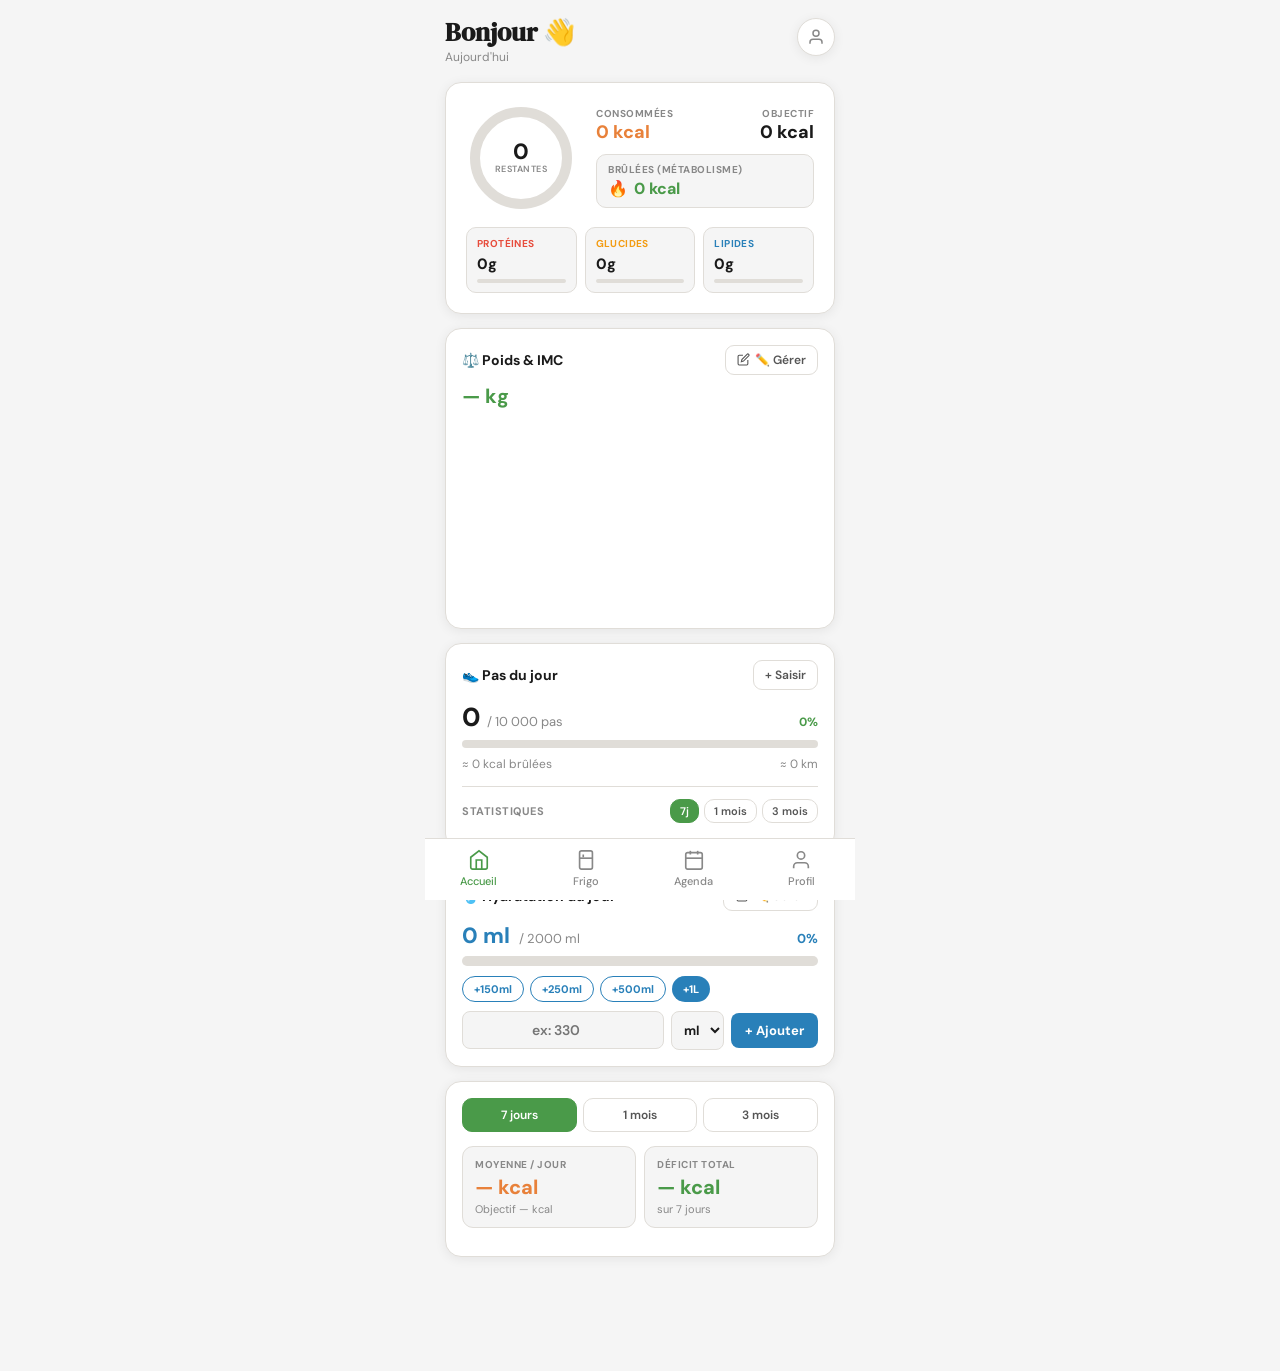
<file: index.html>
<!DOCTYPE html>
<html lang="fr">
<head>
<meta charset="UTF-8">
<meta name="viewport" content="width=device-width, initial-scale=1.0, maximum-scale=1.0">
<title>KALO - Coach nutrition intelligent</title>
<link rel="icon" type="image/png" href="https://raw.githubusercontent.com/padsoigt/KALO/main/picto.png">
<link rel="shortcut icon" href="https://raw.githubusercontent.com/padsoigt/KALO/main/picto.png">
<link rel="apple-touch-icon" href="https://raw.githubusercontent.com/padsoigt/KALO/main/picto.png">
<meta name="theme-color" content="#4A9A49">
<meta name="mobile-web-app-capable" content="yes">
<meta name="apple-mobile-web-app-capable" content="yes">
<meta name="apple-mobile-web-app-status-bar-style" content="default">
<meta name="apple-mobile-web-app-title" content="KALO">
<link rel="manifest" href="manifest.json">
<link rel="preconnect" href="https://fonts.googleapis.com">
<link href="https://fonts.googleapis.com/css2?family=DM+Sans:wght@300;400;500;600;700&family=DM+Serif+Display&display=swap" rel="stylesheet">
<link rel="stylesheet" href="css/main.css">
</head>

</head>


</head>
<body>
<!-- ONBOARDING — désactivé, masqué -->
<div id="onboarding-screen" style="display:none">
</div>

<div class="app">


  <div class="content">

    <!-- FRIGO -->
    <div class="screen" id="screen-frigo">
      <div class="frigo-header">
        <div><h2>Mon Frigo</h2><div class="count" id="frigo-count">0 ingrédients actifs</div></div>
        <button class="btn-add-green" id="frigo-add-btn">＋ Ajouter</button>
      </div>
      <div class="import-export-bar">
        <button class="ie-btn" onclick="exportFrigo()">
          <svg viewBox="0 0 24 24" fill="none" stroke="currentColor" stroke-width="2" width="14" height="14"><path d="M21 15v4a2 2 0 0 1-2 2H5a2 2 0 0 1-2-2v-4"/><polyline points="7 10 12 15 17 10"/><line x1="12" y1="15" x2="12" y2="3"/></svg>
          Exporter mon frigo
        </button>
        <button class="ie-btn" onclick="triggerImportFrigo()">
          <svg viewBox="0 0 24 24" fill="none" stroke="currentColor" stroke-width="2" width="14" height="14"><path d="M21 15v4a2 2 0 0 1-2 2H5a2 2 0 0 1-2-2v-4"/><polyline points="7 10 12 15 17 10"/><line x1="12" y1="3" x2="12" y2="15"/></svg>
          Importer mon frigo
        </button>
        <input type="file" id="import-frigo-file" accept=".json" style="display:none" onchange="importFrigo(this)">
      </div>
      <div class="frigo-search">
        <svg viewBox="0 0 24 24"><circle cx="11" cy="11" r="8"/><line x1="21" y1="21" x2="16.65" y2="16.65"/></svg>
        <input type="text" placeholder="Rechercher un ingrédient..." id="frigo-search-input">
      </div>
      <div id="frigo-list"></div>
      <div class="archive-section" style="margin-bottom:20px">
        <button class="archive-toggle" id="archive-toggle-btn">
          🗃️ Archive
          <svg viewBox="0 0 24 24"><polyline points="6 9 12 15 18 9"/></svg>
        </button>
        <div class="archive-body" id="archive-body"></div>
      </div>
    </div>

    <!-- AGENDA -->
    <div class="screen" id="screen-agenda">
      <div class="agenda-top">
        <div><h2>Agenda</h2><div style="font-size:12px;color:var(--text-muted)" id="agenda-month-lbl">Mai 2026</div></div>
        <button class="btn-add-green" id="agenda-add-btn" onclick="openMealModal()">＋ Ajouter</button>
      </div>
      <div class="import-export-bar">
        <button class="ie-btn" onclick="exportMeals()">
          <svg viewBox="0 0 24 24" fill="none" stroke="currentColor" stroke-width="2" width="14" height="14"><path d="M21 15v4a2 2 0 0 1-2 2H5a2 2 0 0 1-2-2v-4"/><polyline points="7 10 12 15 17 10"/><line x1="12" y1="15" x2="12" y2="3"/></svg>
          Exporter tous les repas
        </button>
        <button class="ie-btn" onclick="triggerImportMeals()">
          <svg viewBox="0 0 24 24" fill="none" stroke="currentColor" stroke-width="2" width="14" height="14"><path d="M21 15v4a2 2 0 0 1-2 2H5a2 2 0 0 1-2-2v-4"/><polyline points="7 10 12 15 17 10"/><line x1="12" y1="3" x2="12" y2="15"/></svg>
          Importer des repas
        </button>
        <input type="file" id="import-meals-file" accept=".json" style="display:none" onchange="importMeals(this)">
      </div>
      <div class="calendar-wrap">
        <div class="cal-header">
          <button class="cal-nav-btn" onclick="calPrev()">‹</button>
          <span id="cal-month-title">Mai 2026</span>
          <button class="cal-nav-btn" onclick="calNext()">›</button>
        </div>
        <div class="cal-grid" id="cal-grid"></div>
      </div>
      <div class="week-nav" id="week-nav"></div>
      <div id="day-content"></div>
    </div>

    <!-- ANALYSE -->
    <!-- PROFIL -->
    <div class="screen" id="screen-profil">
      <div style="padding:20px 20px 0;display:flex;justify-content:space-between;align-items:center;margin-bottom:16px">
        <div>
          <h2 style="font-family:'DM Serif Display',serif;font-size:26px">Mon profil</h2>
          <p style="font-size:12px;color:var(--text-muted)">Paramètres & objectifs</p>
        </div>
      </div>
      <div style="padding:0 20px">

        <!-- Mode d'affichage -->
        <div class="profile-card" style="margin-bottom:14px">
          <h3>🎨 Mode d'affichage</h3>
          <div style="display:flex;flex-direction:column;gap:8px">
            <label style="display:flex;align-items:center;gap:12px;padding:11px 14px;border-radius:12px;border:1.5px solid var(--border);cursor:pointer;transition:all .2s" id="mode-opt-light" onclick="setDisplayMode('light')">
              <span style="font-size:18px">☀️</span>
              <div style="flex:1"><div style="font-size:14px;font-weight:600;color:var(--text)">Mode clair</div><div style="font-size:12px;color:var(--text-muted)">Fond blanc, touches vertes</div></div>
              <div id="mode-check-light" style="width:18px;height:18px;border-radius:50%;background:var(--green-dark);display:flex;align-items:center;justify-content:center"><svg viewBox="0 0 12 12" width="12" height="12"><polyline points="2,6 5,9 10,3" fill="none" stroke="white" stroke-width="2" stroke-linecap="round"/></svg></div>
            </label>
            <label style="display:flex;align-items:center;gap:12px;padding:11px 14px;border-radius:12px;border:1.5px solid var(--border);cursor:pointer;transition:all .2s" id="mode-opt-dark" onclick="setDisplayMode('dark')">
              <span style="font-size:18px">🌙</span>
              <div style="flex:1"><div style="font-size:14px;font-weight:600;color:var(--text)">Mode sombre</div><div style="font-size:12px;color:var(--text-muted)">Fond noir, touches vertes</div></div>
              <div id="mode-check-dark" style="width:18px;height:18px;border-radius:50%;background:var(--border);display:flex;align-items:center;justify-content:center;opacity:.3"></div>
            </label>
            <label style="display:flex;align-items:center;gap:12px;padding:11px 14px;border-radius:12px;border:1.5px solid var(--border);cursor:pointer;transition:all .2s" id="mode-opt-mao" onclick="setDisplayMode('mao')">
              <span style="font-size:18px">🚩</span>
              <div style="flex:1"><div style="font-size:14px;font-weight:600;color:var(--text)">Communisme de Mao</div><div style="font-size:12px;color:var(--text-muted)">Fond blanc, touches rouges révolutionnaires</div></div>
              <div id="mode-check-mao" style="width:18px;height:18px;border-radius:50%;background:var(--border);display:flex;align-items:center;justify-content:center;opacity:.3"></div>
            </label>
          </div>
        </div>

        <!-- Infos personnelles -->
        <div class="profile-card">
          <h3>👤 Informations personnelles</h3>
          <input type="text" id="profile-name" class="profile-name-input" placeholder="Votre prénom">
          <div class="profile-fields">
            <div class="field-group"><label>Âge</label><input type="number" id="profile-age" placeholder="26" min="10" max="99"></div>
            <div class="field-group"><label>Poids (kg)</label><input type="number" id="profile-weight" placeholder="70" min="30" max="300" step="0.1"></div>
            <div class="field-group"><label>Taille (cm)</label><input type="number" id="profile-height" placeholder="170" min="100" max="250"></div>
          </div>
          <div class="field-group" style="margin-bottom:12px">
            <label>Objectif poids (kg)</label>
            <input type="number" id="profile-target-weight" placeholder="65" min="30" max="300" step="0.1">
          </div>
          <!-- Gender -->
          <div style="font-size:11px;font-weight:700;color:var(--text-muted);text-transform:uppercase;letter-spacing:.5px;margin-bottom:8px">Genre</div>
          <div class="gender-toggle">
            <button id="ob-btn-homme" class="gender-btn active" onclick="obSetGender('homme')">♂ Homme</button>
            <button id="ob-btn-femme" class="gender-btn" onclick="obSetGender('femme')">♀ Femme</button>
          </div>
          <!-- Activity -->
          <div style="font-size:11px;font-weight:700;color:var(--text-muted);text-transform:uppercase;letter-spacing:.5px;margin-bottom:8px">Niveau d'activité</div>
          <div class="activity-options">
            <div class="activity-opt selected" onclick="selectActivity(this,'sedentaire')">
              <div><div class="oname">🪑 Sédentaire</div><div class="odesc">Peu ou pas d'exercice</div></div>
            </div>
            <div class="activity-opt" onclick="selectActivity(this,'leger')">
              <div><div class="oname">🚶 Léger</div><div class="odesc">1-3 fois/semaine</div></div>
            </div>
            <div class="activity-opt" onclick="selectActivity(this,'modere')">
              <div><div class="oname">🏃 Modéré</div><div class="odesc">3-5 fois/semaine</div></div>
            </div>
            <div class="activity-opt" onclick="selectActivity(this,'actif')">
              <div><div class="oname">💪 Très actif</div><div class="odesc">6-7 fois/semaine</div></div>
            </div>
          </div>
          <!-- Budget calorique personnalisé -->
          <div style="background:var(--bg-tertiary);border-radius:12px;padding:13px 15px;margin-bottom:14px;border:1.5px solid var(--border)">
            <div style="font-size:11px;font-weight:700;color:var(--text-muted);text-transform:uppercase;letter-spacing:.5px;margin-bottom:6px">🎯 Budget calorique personnalisé</div>
            <div style="font-size:12px;color:var(--text-muted);margin-bottom:10px;line-height:1.5">Laissez vide pour utiliser le calcul automatique (TDEE − déficit). Renseignez une valeur pour forcer un budget précis.</div>
            <div style="display:flex;gap:8px;align-items:center">
              <input type="number" id="profile-manual-budget" placeholder="ex : 1800" min="800" max="5000" step="50"
                style="flex:1;padding:10px 12px;border-radius:10px;border:1.5px solid var(--border);background:var(--bg-card);color:var(--text);font-family:'DM Sans',sans-serif;font-size:16px;font-weight:700;text-align:center;outline:none"
                oninput="document.getElementById('manual-budget-preview').textContent=this.value?this.value+' kcal/jour':'— (calcul auto)'">
              <span style="font-size:13px;color:var(--text-muted)">kcal/j</span>
            </div>
            <div id="manual-budget-preview" style="font-size:12px;color:var(--green-glow);font-weight:600;margin-top:6px;text-align:center">— (calcul auto)</div>
          </div>

          <button class="btn-save" onclick="saveProfile()">💾 Sauvegarder</button>
        </div>

        <!-- Export complet -->
        <div class="profile-card" style="margin-bottom:14px">
          <h3>📤 Exporter mes données</h3>
          <p style="font-size:12px;color:var(--text-muted);margin-bottom:12px;line-height:1.5">Exportez l'intégralité de vos repas, ingrédients, macros, protéines, lipides, glucides, historique de poids et de pas.</p>
          <div style="display:flex;flex-direction:column;gap:8px">
            <button onclick="exportCompletData()" style="display:flex;align-items:center;gap:8px;padding:12px 14px;border-radius:11px;border:1.5px solid var(--green-dark);background:var(--green-dark);color:white;font-family:'DM Sans',sans-serif;font-size:13px;font-weight:700;cursor:pointer;width:100%;justify-content:center">
              <svg viewBox="0 0 24 24" fill="none" stroke="currentColor" stroke-width="2" width="15" height="15"><path d="M21 15v4a2 2 0 0 1-2 2H5a2 2 0 0 1-2-2v-4"/><polyline points="7 10 12 15 17 10"/><line x1="12" y1="15" x2="12" y2="3"/></svg>
              Export complet (JSON) — Repas + Ingrédients + Poids + Pas
            </button>
            <button onclick="exportMacrosCSV()" style="display:flex;align-items:center;gap:8px;padding:12px 14px;border-radius:11px;border:1.5px solid var(--border);background:var(--bg-tertiary);color:var(--text);font-family:'DM Sans',sans-serif;font-size:13px;font-weight:600;cursor:pointer;width:100%;justify-content:center">
              <svg viewBox="0 0 24 24" fill="none" stroke="currentColor" stroke-width="2" width="15" height="15"><path d="M21 15v4a2 2 0 0 1-2 2H5a2 2 0 0 1-2-2v-4"/><polyline points="7 10 12 15 17 10"/><line x1="12" y1="15" x2="12" y2="3"/></svg>
              Export CSV — Repas + Macros + Ingrédients détaillés
            </button>
            <button onclick="exportMeals()" style="display:flex;align-items:center;gap:8px;padding:11px 14px;border-radius:11px;border:1.5px solid var(--border);background:none;color:var(--text-secondary);font-family:'DM Sans',sans-serif;font-size:12px;font-weight:600;cursor:pointer;width:100%;justify-content:center">
              <svg viewBox="0 0 24 24" fill="none" stroke="currentColor" stroke-width="2" width="14" height="14"><path d="M21 15v4a2 2 0 0 1-2 2H5a2 2 0 0 1-2-2v-4"/><polyline points="7 10 12 15 17 10"/><line x1="12" y1="15" x2="12" y2="3"/></svg>
              Export repas uniquement (JSON)
            </button>
          </div>
        </div>

        <!-- Objectif pas -->
        <div class="card" style="margin-top:0">
          <h4>👟 Objectif de pas</h4>
          <div style="display:flex;gap:8px;align-items:center">
            <input type="number" id="steps-goal-input" placeholder="10000" min="1000" max="50000" step="500"
              style="flex:1;padding:10px 12px;border-radius:10px;border:1.5px solid var(--border);background:var(--bg-tertiary);color:var(--text);font-family:'DM Sans',sans-serif;font-size:16px;font-weight:700;text-align:center;outline:none">
            <span style="font-size:13px;color:var(--text-muted)">pas/jour</span>
            <button onclick="saveStepsGoal()" style="padding:10px 14px;border-radius:10px;border:none;background:var(--green-dark);color:white;font-family:'DM Sans',sans-serif;font-size:13px;font-weight:700;cursor:pointer">OK</button>
          </div>
        </div>

        <!-- Objectif eau -->
        <div class="card" style="margin-top:0">
          <h4>💧 Objectif hydratation</h4>
          <div style="display:flex;gap:8px;align-items:center">
            <input type="number" id="water-goal-input" min="500" max="6000" step="100" placeholder="2000"
              style="flex:1;padding:10px 12px;border-radius:10px;border:1.5px solid var(--border);background:var(--bg-tertiary);color:var(--text);font-family:'DM Sans',sans-serif;font-size:16px;font-weight:700;text-align:center;outline:none">
            <span style="font-size:13px;color:var(--text-muted)">ml/jour</span>
            <button onclick="saveWaterGoal()" style="padding:10px 14px;border-radius:10px;border:none;background:#2980b9;color:white;font-family:'DM Sans',sans-serif;font-size:13px;font-weight:700;cursor:pointer">OK</button>
          </div>
        </div>



      </div>
    </div>

    <div class="screen active" id="screen-analyse">
      <div class="analyse-page">

        <!-- HEADER -->
        <div style="padding:18px 20px 0;display:flex;justify-content:space-between;align-items:flex-start">
          <div>
            <h2 style="font-family:'DM Serif Display',serif;font-size:26px;line-height:1.1">Bonjour <span id="home-name" style="color:var(--green-glow)">👋</span></h2>
            <p style="font-size:12px;color:var(--text-muted);margin-top:2px" id="home-date">Aujourd'hui</p>
            <p style="font-size:12px;color:var(--text-muted);margin-top:1px" id="home-imc-display"></p>
          </div>
          <button onclick="showScreen('profil')" style="width:38px;height:38px;border-radius:50%;border:1.5px solid var(--border);background:var(--bg-card);display:flex;align-items:center;justify-content:center;cursor:pointer;box-shadow:var(--shadow)">
            <svg viewBox="0 0 24 24" fill="none" stroke="var(--text-muted)" stroke-width="2" width="18" height="18"><path d="M20 21v-2a4 4 0 0 0-4-4H8a4 4 0 0 0-4 4v2"/><circle cx="12" cy="7" r="4"/></svg>
          </button>
        </div>

        <!-- CALORIE RING -->
        <div style="padding:16px 20px 0">
          <div style="background:var(--bg-card);border-radius:var(--radius);padding:20px;box-shadow:var(--shadow);border:1px solid var(--border)">
            <div style="display:flex;align-items:center;gap:20px">
              <!-- Ring SVG -->
              <div style="position:relative;flex-shrink:0;width:110px;height:110px">
                <svg viewBox="0 0 110 110" width="110" height="110">
                  <!-- Background ring -->
                  <circle cx="55" cy="55" r="46" fill="none" stroke="var(--border)" stroke-width="10"/>
                  <!-- Progress ring -->
                  <circle cx="55" cy="55" r="46" fill="none" stroke="var(--green-glow)" stroke-width="10"
                    stroke-linecap="round" stroke-dasharray="289" stroke-dashoffset="289"
                    id="calorie-ring" style="transition:stroke-dashoffset .8s cubic-bezier(.4,0,.2,1);transform:rotate(-90deg);transform-origin:55px 55px"/>
                </svg>
                <!-- Center text -->
                <div style="position:absolute;inset:0;display:flex;flex-direction:column;align-items:center;justify-content:center">
                  <span id="ring-remaining" style="font-size:22px;font-weight:800;color:var(--text);line-height:1">0</span>
                  <span style="font-size:9px;font-weight:600;color:var(--text-muted);text-transform:uppercase;letter-spacing:.5px">restantes</span>
                </div>
              </div>
              <!-- Right stats -->
              <div style="flex:1;display:flex;flex-direction:column;gap:10px">
                <div style="display:flex;justify-content:space-between;align-items:center">
                  <div>
                    <div style="font-size:10px;font-weight:700;color:var(--text-muted);text-transform:uppercase;letter-spacing:.5px">Consommées</div>
                    <div id="ring-consumed" style="font-size:18px;font-weight:800;color:var(--orange)">0 kcal</div>
                  </div>
                  <div style="text-align:right">
                    <div style="font-size:10px;font-weight:700;color:var(--text-muted);text-transform:uppercase;letter-spacing:.5px">Objectif</div>
                    <div id="ring-budget" style="font-size:18px;font-weight:800;color:var(--text)">0 kcal</div>
                  </div>
                </div>
                <!-- Burned (BMR) -->
                <div style="background:var(--bg-tertiary);border-radius:10px;padding:8px 11px;border:1px solid var(--border)">
                  <div style="font-size:10px;font-weight:700;color:var(--text-muted);text-transform:uppercase;letter-spacing:.5px;margin-bottom:2px">Brûlées (métabolisme)</div>
                  <div style="display:flex;align-items:center;gap:6px">
                    <span style="font-size:16px">🔥</span>
                    <span id="ring-burned" style="font-size:16px;font-weight:800;color:var(--green-glow)">0 kcal</span>
                    <span style="font-size:11px;color:var(--text-muted)" id="ring-steps-bonus"></span>
                  </div>
                </div>
              </div>
            </div>
            <!-- Macro bars -->
            <div style="display:grid;grid-template-columns:1fr 1fr 1fr;gap:8px;margin-top:14px">
              <div id="macro-card-p" style="background:var(--bg-tertiary);border-radius:10px;padding:9px 10px;border:1px solid var(--border)">
                <div style="font-size:10px;font-weight:700;color:#e74c3c;text-transform:uppercase;letter-spacing:.4px;margin-bottom:4px">Protéines</div>
                <div style="font-size:15px;font-weight:800;color:var(--text)" id="macro-p-val">0g</div>
                <div style="height:4px;background:var(--border);border-radius:3px;overflow:hidden;margin-top:5px">
                  <div id="macro-p-bar" style="height:100%;background:#e74c3c;border-radius:3px;width:0%;transition:width .6s"></div>
                </div>
              </div>
              <div id="macro-card-g" style="background:var(--bg-tertiary);border-radius:10px;padding:9px 10px;border:1px solid var(--border)">
                <div style="font-size:10px;font-weight:700;color:#f39c12;text-transform:uppercase;letter-spacing:.4px;margin-bottom:4px">Glucides</div>
                <div style="font-size:15px;font-weight:800;color:var(--text)" id="macro-g-val">0g</div>
                <div style="height:4px;background:var(--border);border-radius:3px;overflow:hidden;margin-top:5px">
                  <div id="macro-g-bar" style="height:100%;background:#f39c12;border-radius:3px;width:0%;transition:width .6s"></div>
                </div>
              </div>
              <div id="macro-card-l" style="background:var(--bg-tertiary);border-radius:10px;padding:9px 10px;border:1px solid var(--border)">
                <div style="font-size:10px;font-weight:700;color:#2980b9;text-transform:uppercase;letter-spacing:.4px;margin-bottom:4px">Lipides</div>
                <div style="font-size:15px;font-weight:800;color:var(--text)" id="macro-l-val">0g</div>
                <div style="height:4px;background:var(--border);border-radius:3px;overflow:hidden;margin-top:5px">
                  <div id="macro-l-bar" style="height:100%;background:#2980b9;border-radius:3px;width:0%;transition:width .6s"></div>
                </div>
              </div>
            </div>
          </div>
        </div>

        <!-- WEIGHT CHART -->
        <div style="padding:14px 20px 0">
          <div class="weight-chart-wrap">
            <div style="display:flex;justify-content:space-between;align-items:center;margin-bottom:8px">
              <h4 style="margin-bottom:0">⚖️ Poids & IMC</h4>
              <button onclick="openWeightPopup()" style="display:flex;align-items:center;gap:5px;padding:6px 11px;border-radius:9px;border:1.5px solid var(--border);background:none;color:var(--text-secondary);font-family:'DM Sans',sans-serif;font-size:12px;font-weight:600;cursor:pointer">
                <svg viewBox="0 0 24 24" fill="none" stroke="currentColor" stroke-width="2" width="13" height="13"><path d="M11 4H4a2 2 0 0 0-2 2v14a2 2 0 0 0 2 2h14a2 2 0 0 0 2-2v-7"/><path d="M18.5 2.5a2.121 2.121 0 0 1 3 3L12 15l-4 1 1-4 9.5-9.5z"/></svg>
                ✏️ Gérer
              </button>
            </div>
            <div style="display:flex;justify-content:space-between;align-items:center;margin-bottom:10px">
              <div id="weight-latest-display" style="font-size:20px;font-weight:800;color:var(--green-glow)">— kg</div>
              <div id="weight-imc-display" style="font-size:13px;color:var(--text-muted);font-weight:600"></div>
            </div>
            <svg class="weight-chart-svg" id="weight-chart-svg" viewBox="0 0 360 180" style="height:180px"></svg>
            <div class="weight-stats" id="weight-stats"></div>
          </div>
        </div>

        <!-- STEPS TRACKER -->
        <div style="padding:0 20px">
          <div class="card">
            <div style="display:flex;justify-content:space-between;align-items:center;margin-bottom:10px">
              <h4 style="margin-bottom:0">👟 Pas du jour</h4>
              <button onclick="openStepsInput()" style="display:flex;align-items:center;gap:5px;padding:6px 11px;border-radius:9px;border:1.5px solid var(--border);background:none;color:var(--text-secondary);font-family:'DM Sans',sans-serif;font-size:12px;font-weight:600;cursor:pointer">
                + Saisir
              </button>
            </div>
            <div style="display:flex;align-items:baseline;gap:6px;margin-bottom:6px">
              <span id="steps-count" style="font-size:26px;font-weight:800;color:var(--text)">0</span>
              <span style="font-size:13px;color:var(--text-muted)">/ <span id="steps-goal-lbl">10 000</span> pas</span>
              <span id="steps-pct-lbl" style="font-size:12px;font-weight:700;color:var(--green-glow);margin-left:auto">0%</span>
            </div>
            <div style="height:8px;background:var(--border);border-radius:5px;overflow:hidden;margin-bottom:8px">
              <div id="steps-bar" style="height:100%;background:linear-gradient(90deg,var(--green-dark),var(--green-glow));border-radius:5px;width:0%;transition:width .7s cubic-bezier(.4,0,.2,1)"></div>
            </div>
            <div style="display:flex;justify-content:space-between;align-items:center">
              <span id="steps-kcal-lbl" style="font-size:12px;color:var(--text-muted)">≈ 0 kcal brûlées</span>
              <span id="steps-dist-lbl" style="font-size:12px;color:var(--text-muted)">≈ 0 km</span>
            </div>
            <!-- Quick steps input (inline) -->
            <div id="steps-input-wrap" style="display:none;margin-top:10px;display:none">
              <div style="display:flex;gap:7px;align-items:center;margin-top:10px">
                <input type="number" id="steps-input" placeholder="ex: 8500" min="0" max="100000"
                  style="flex:1;padding:10px 12px;border-radius:10px;border:1.5px solid var(--border);background:var(--bg-tertiary);color:var(--text);font-family:'DM Sans',sans-serif;font-size:16px;font-weight:700;text-align:center;outline:none">
                <button onclick="saveSteps()" style="padding:10px 16px;border-radius:10px;border:none;background:var(--green-dark);color:white;font-family:'DM Sans',sans-serif;font-size:13px;font-weight:700;cursor:pointer">✓</button>
                <button onclick="closeStepsInput()" style="padding:10px 12px;border-radius:10px;border:1.5px solid var(--border);background:none;color:var(--text-muted);font-family:'DM Sans',sans-serif;font-size:13px;cursor:pointer">✕</button>
              </div>
            </div>
            <!-- Statistiques multi-périodes -->
            <div style="margin-top:14px;border-top:1px solid var(--border);padding-top:12px">
              <div style="display:flex;justify-content:space-between;align-items:center;margin-bottom:10px">
                <span style="font-size:11px;font-weight:700;color:var(--text-muted);text-transform:uppercase;letter-spacing:.5px">Statistiques</span>
                <div style="display:flex;gap:5px">
                  <button id="sbtn-week" class="period-btn active" onclick="setStepsPeriod(this,'week')" style="padding:4px 9px;font-size:11px">7j</button>
                  <button id="sbtn-month" class="period-btn" onclick="setStepsPeriod(this,'month')" style="padding:4px 9px;font-size:11px">1 mois</button>
                  <button id="sbtn-3month" class="period-btn" onclick="setStepsPeriod(this,'3month')" style="padding:4px 9px;font-size:11px">3 mois</button>
                </div>
              </div>
              <div id="steps-stats-wrap"></div>
            </div>
          </div>
        </div>

        <!-- WATER WIDGET -->
        <div style="padding:0 20px">
          <div class="card">
            <div style="display:flex;justify-content:space-between;align-items:center;margin-bottom:10px">
              <h4 style="margin-bottom:0">💧 Hydratation du jour</h4>
              <button onclick="openWaterPopup()" style="display:flex;align-items:center;gap:5px;padding:6px 12px;border-radius:9px;border:1.5px solid var(--border);background:none;color:var(--text-secondary);font-family:'DM Sans',sans-serif;font-size:12px;font-weight:600;cursor:pointer">
                <svg viewBox="0 0 24 24" fill="none" stroke="currentColor" stroke-width="2" width="13" height="13"><path d="M11 4H4a2 2 0 0 0-2 2v14a2 2 0 0 0 2 2h14a2 2 0 0 0 2-2v-7"/><path d="M18.5 2.5a2.121 2.121 0 0 1 3 3L12 15l-4 1 1-4 9.5-9.5z"/></svg>
                ✏️ Gérer
              </button>
            </div>
            <div style="display:flex;justify-content:space-between;align-items:baseline;margin-bottom:6px">
              <div>
                <span id="water-amount-lbl" style="font-size:22px;font-weight:800;color:#2980b9">0 ml</span>
                <span style="font-size:13px;color:var(--text-muted);margin-left:5px">/ <span id="water-goal-lbl">2000</span> ml</span>
              </div>
              <span id="water-pct-lbl" style="font-size:13px;font-weight:700;color:#2980b9">0%</span>
            </div>
            <div style="height:10px;background:var(--border);border-radius:6px;overflow:hidden;margin-bottom:10px">
              <div id="water-prog-fill" style="height:100%;background:linear-gradient(90deg,#2980b9,#5dade2);border-radius:6px;width:0%;transition:width .7s cubic-bezier(.4,0,.2,1)"></div>
            </div>
            <div style="display:flex;gap:6px;flex-wrap:wrap;margin-bottom:9px">
              <button onclick="addWaterQuick(150,'ml')" style="padding:5px 11px;border-radius:20px;border:1.5px solid #2980b9;background:none;color:#2980b9;font-family:'DM Sans',sans-serif;font-size:11px;font-weight:700;cursor:pointer">+150ml</button>
              <button onclick="addWaterQuick(250,'ml')" style="padding:5px 11px;border-radius:20px;border:1.5px solid #2980b9;background:none;color:#2980b9;font-family:'DM Sans',sans-serif;font-size:11px;font-weight:700;cursor:pointer">+250ml</button>
              <button onclick="addWaterQuick(500,'ml')" style="padding:5px 11px;border-radius:20px;border:1.5px solid #2980b9;background:none;color:#2980b9;font-family:'DM Sans',sans-serif;font-size:11px;font-weight:700;cursor:pointer">+500ml</button>
              <button onclick="addWaterQuick(1,'L')" style="padding:5px 11px;border-radius:20px;border:none;background:#2980b9;color:white;font-family:'DM Sans',sans-serif;font-size:11px;font-weight:700;cursor:pointer">+1L</button>
            </div>
            <div style="display:flex;gap:7px;align-items:center">
              <input type="number" id="water-custom-input" placeholder="ex: 330" min="1" max="5000"
                style="flex:1;padding:9px 12px;border-radius:var(--radius-xs);border:1.5px solid var(--border);background:var(--bg-tertiary);color:var(--text);font-family:'DM Sans',sans-serif;font-size:14px;font-weight:600;outline:none;text-align:center">
              <select id="water-custom-unit" style="padding:9px 8px;border-radius:var(--radius-xs);border:1.5px solid var(--border);background:var(--bg-tertiary);color:var(--text);font-family:'DM Sans',sans-serif;font-size:13px;font-weight:700;outline:none">
                <option value="ml">ml</option><option value="cl">cl</option><option value="L">L</option>
              </select>
              <button onclick="addWaterCustom()" style="padding:9px 14px;border-radius:var(--radius-xs);border:none;background:#2980b9;color:white;font-family:'DM Sans',sans-serif;font-size:13px;font-weight:700;cursor:pointer">+ Ajouter</button>

            </div>
          </div>
        </div>

        <!-- ANALYTICS SECTION -->
        <div style="padding:0 20px 20px">
          <div class="card" style="padding-bottom:14px">

            <!-- Period selector -->
            <div style="display:flex;gap:6px;margin-bottom:14px">
              <button class="period-btn active" id="hbtn-week"   onclick="setHomePeriod(this,'week')">7 jours</button>
              <button class="period-btn"        id="hbtn-month"  onclick="setHomePeriod(this,'month')">1 mois</button>
              <button class="period-btn"        id="hbtn-3month" onclick="setHomePeriod(this,'3month')">3 mois</button>
            </div>

            <!-- Summary cards -->
            <div style="display:grid;grid-template-columns:1fr 1fr;gap:8px;margin-bottom:14px">
              <div style="background:var(--bg-tertiary);border-radius:11px;padding:11px 12px;border:1px solid var(--border)">
                <div style="font-size:10px;font-weight:700;color:var(--text-muted);text-transform:uppercase;letter-spacing:.5px;margin-bottom:3px">Moyenne / jour</div>
                <div style="font-size:20px;font-weight:800;color:var(--orange)" id="home-avg-kcal">— kcal</div>
                <div style="font-size:11px;color:var(--text-muted);margin-top:2px">Objectif <span id="home-budget-lbl">—</span> kcal</div>
              </div>
              <div style="background:var(--bg-tertiary);border-radius:11px;padding:11px 12px;border:1px solid var(--border)">
                <div style="font-size:10px;font-weight:700;color:var(--text-muted);text-transform:uppercase;letter-spacing:.5px;margin-bottom:3px">Déficit total</div>
                <div style="font-size:20px;font-weight:800;color:var(--green-glow)" id="home-deficit-total">— kcal</div>
                <div style="font-size:11px;color:var(--text-muted);margin-top:2px" id="home-period-lbl">sur 7 jours</div>
              </div>
            </div>

            <!-- Bar chart + day details -->
            <div id="home-bar-chart-wrap"></div>

          </div>
        </div>

      </div>
    </div>

  <nav class="bottom-nav">
    <button class="nav-item" onclick="showScreen('analyse')">
      <svg viewBox="0 0 24 24"><path d="M3 9l9-7 9 7v11a2 2 0 0 1-2 2H5a2 2 0 0 1-2-2z"/><polyline points="9 22 9 12 15 12 15 22"/></svg>Accueil
    </button>
    <button class="nav-item" onclick="showScreen('frigo')">
      <svg viewBox="0 0 24 24"><rect x="5" y="2" width="14" height="20" rx="2"/><line x1="5" y1="10" x2="19" y2="10"/><line x1="9" y1="6" x2="9" y2="9"/></svg>Frigo
    </button>
    <button class="nav-item" onclick="showScreen('agenda')">
      <svg viewBox="0 0 24 24"><rect x="3" y="4" width="18" height="18" rx="2"/><line x1="16" y1="2" x2="16" y2="6"/><line x1="8" y1="2" x2="8" y2="6"/><line x1="3" y1="10" x2="21" y2="10"/></svg>Agenda
    </button>
    <button class="nav-item" onclick="showScreen('profil')">
      <svg viewBox="0 0 24 24"><path d="M20 21v-2a4 4 0 0 0-4-4H8a4 4 0 0 0-4 4v2"/><circle cx="12" cy="7" r="4"/></svg>Profil
    </button>
  </nav>
</div>

<!-- FRIGO POPUP -->
<div class="overlay" id="frigo-popup-ov">
  <div class="popup-sheet">
    <h3>🧊 Mon Frigo</h3>
    <p class="sub">Sélectionnez des ingrédients à inclure dans votre recette</p>
    <div class="kcal-max-row">
      <label>Calories max :</label>
      <input type="number" class="kcal-max-input" id="kcal-max-input" value="600">
      <span style="font-size:13px;color:var(--green-glow);font-weight:600">kcal</span>
    </div>
    <div class="popup-scroll" id="frigo-popup-items"></div>
    <div style="margin-top:14px;flex-shrink:0">
      <div style="font-size:11px;font-weight:700;color:var(--text-muted);text-transform:uppercase;letter-spacing:.8px;margin-bottom:8px">Type de repas</div>
      <div style="display:flex;gap:7px;flex-wrap:wrap" id="popup-type-chips">
        <button class="frigo-chip" onclick="selectPopupType(this,'petit-déjeuner')">Petit-déjeuner</button>
        <button class="frigo-chip selected" onclick="selectPopupType(this,'déjeuner')">Déjeuner</button>
        <button class="frigo-chip" onclick="selectPopupType(this,'dîner')">Dîner</button>
        <button class="frigo-chip" onclick="selectPopupType(this,'snack')">Snack</button>
      </div>
    </div>
    <div class="popup-actions">
      <button class="btn-cancel" onclick="closeFrigoPopup()">Annuler</button>
      <button class="btn-go" onclick="generateFromFrigo()">Générer une recette</button>
    </div>
  </div>
</div>

<!-- ADD INGREDIENT MODAL -->
<div class="modal-overlay" id="frigo-modal">
  <div class="modal-sheet frigo-add-sheet">
    <h3>Ajouter un ingrédient</h3>
    <input type="text" class="modal-input" id="new-ingredient" placeholder="Nom de l'ingrédient...">

    <!-- Catégorie -->
    <div class="modal-cats" id="modal-cats">
      <button type="button" class="cat-chip selected" onclick="selectCat(this,'légumes')">Légumes</button>
      <button type="button" class="cat-chip" onclick="selectCat(this,'protéines')">Protéines</button>
      <button type="button" class="cat-chip" onclick="selectCat(this,'céréales')">Céréales</button>
      <button type="button" class="cat-chip" onclick="selectCat(this,'laitiers')">Laitiers</button>
      <button type="button" class="cat-chip" onclick="selectCat(this,'fruits')">Fruits</button>
      <button type="button" class="cat-chip" onclick="selectCat(this,'condiments')">Condiments</button>
    </div>

    <!-- Valeurs nutritionnelles — toujours visibles -->
    <div class="frigo-nutr-wrap">
      <div class="frigo-nutr-header">
        <span>Valeurs nutritionnelles</span>
        <!-- Toggle 100g / par unité -->
        <div class="nutr-ref-toggle">
          <button id="nutr-ref-100g" class="nutr-ref-btn active" onclick="setNutrRef('100g')">/ 100g</button>
          <button id="nutr-ref-unit" class="nutr-ref-btn" onclick="setNutrRef('unit')">/ unité</button>
        </div>
      </div>
      <div id="nutr-ref-label" style="font-size:11px;color:var(--text-muted);margin-bottom:9px">
        Valeurs pour 100g — données du tableau nutritionnel
      </div>
      <!-- Ligne 1 : kcal + protéines -->
      <div style="display:grid;grid-template-columns:1fr 1fr;gap:8px;margin-bottom:8px">
        <div class="field-group">
          <label id="lbl-frigo-kcal">Calories (kcal)</label>
          <input type="number" id="frigo-kcal" placeholder="ex: 52" min="0" style="text-align:center">
        </div>
        <div class="field-group">
          <label id="lbl-frigo-prot">Protéines (g)</label>
          <input type="number" id="frigo-prot" placeholder="ex: 3.2" min="0" style="text-align:center">
        </div>
      </div>
      <!-- Ligne 2 : glucides + lipides + fibres -->
      <div style="display:grid;grid-template-columns:1fr 1fr 1fr;gap:8px">
        <div class="field-group">
          <label id="lbl-frigo-gluc">Glucides (g)</label>
          <input type="number" id="frigo-gluc" placeholder="ex: 4.8" min="0" style="text-align:center">
        </div>
        <div class="field-group">
          <label id="lbl-frigo-lip">Lipides (g)</label>
          <input type="number" id="frigo-lip" placeholder="ex: 1.6" min="0" style="text-align:center">
        </div>
        <div class="field-group">
          <label id="lbl-frigo-fib">Fibres (g)</label>
          <input type="number" id="frigo-fib" placeholder="ex: 0" min="0" style="text-align:center">
        </div>
      </div>
    </div>

    <div class="modal-actions">
      <button class="btn-cancel" onclick="closeFrigoModal()">Annuler</button>
      <button class="btn-confirm" onclick="addIngredient()">Ajouter</button>
    </div>
  </div>
</div>

<!-- EDIT INGREDIENT MODAL -->
<div class="modal-overlay" id="frigo-edit-modal">
  <div class="modal-sheet">
    <h3>Modifier l'ingrédient</h3>
    <input type="text" class="modal-input" id="edit-ing-name" placeholder="Nom...">
    <div style="font-size:12px;font-weight:700;color:var(--text-muted);text-transform:uppercase;letter-spacing:.5px;margin-bottom:8px">Valeurs nutritionnelles (pour 100g)</div>
    <div style="font-size:11px;color:var(--text-muted);margin-bottom:10px;line-height:1.5">Ces valeurs remplacent la base de données pour cet aliment. Idéal pour les produits du commerce.</div>
    <div style="display:grid;grid-template-columns:1fr 1fr;gap:8px;margin-bottom:8px">
      <div class="field-group"><label>Calories (kcal/100g)</label><input type="number" id="edit-ing-kcal" placeholder="—" min="0" style="text-align:center"></div>
      <div class="field-group"><label>Protéines (g)</label><input type="number" id="edit-ing-prot" placeholder="—" min="0" style="text-align:center"></div>
    </div>
    <div style="display:grid;grid-template-columns:1fr 1fr 1fr;gap:8px;margin-bottom:16px">
      <div class="field-group"><label>Glucides (g)</label><input type="number" id="edit-ing-gluc" placeholder="—" min="0" style="text-align:center"></div>
      <div class="field-group"><label>Lipides (g)</label><input type="number" id="edit-ing-lip" placeholder="—" min="0" style="text-align:center"></div>
      <div class="field-group"><label>Fibres (g)</label><input type="number" id="edit-ing-fib" placeholder="—" min="0" style="text-align:center"></div>
    </div>
    <div id="edit-ing-current-vals" style="font-size:11px;color:var(--text-muted);background:var(--bg);border-radius:8px;padding:8px 10px;margin-bottom:14px"></div>
    <div class="modal-actions">
      <button class="btn-cancel" onclick="closeFrigoEditModal()">Annuler</button>
      <button class="btn-confirm" onclick="saveIngredientEdit()">Enregistrer</button>
    </div>
  </div>
</div>

<!-- ADD MEAL MODAL -->
<div class="modal-overlay" id="meal-modal">
  <div class="meal-modal-sheet">
    <h3>Ajouter un repas</h3>
    <input type="text" class="modal-input" id="new-meal-name" placeholder="Nom du repas...">
    <div class="type-chips" id="meal-type-chips">
      <button class="type-chip selected" onclick="selectMealType(this,'petit-déjeuner')">Petit-déjeuner</button>
      <button class="type-chip" onclick="selectMealType(this,'déjeuner')">Déjeuner</button>
      <button class="type-chip" onclick="selectMealType(this,'dîner')">Dîner</button>
      <button class="type-chip" onclick="selectMealType(this,'snack')">Snack</button>
    </div>

    <!-- Mode toggle -->
    <div style="display:flex;gap:8px;margin-bottom:14px">
      <button id="mode-auto-btn" onclick="setMealInputMode('auto')"
        style="flex:1;padding:9px;border-radius:11px;border:1.5px solid var(--green-dark);background:var(--green-dark);color:white;font-family:'DM Sans',sans-serif;font-size:13px;font-weight:600;cursor:pointer">
        🧮 Estimation auto
      </button>
      <button id="mode-manual-btn" onclick="setMealInputMode('manual')"
        style="flex:1;padding:9px;border-radius:11px;border:1.5px solid var(--border);background:none;color:var(--text-muted);font-family:'DM Sans',sans-serif;font-size:13px;font-weight:600;cursor:pointer">
        ✏️ Saisie manuelle
      </button>
    </div>

    <!-- AUTO MODE -->
    <div id="meal-mode-auto">
      <div class="ing-section-label">Ingrédients</div>
      <div class="ing-list" id="ing-list"></div>
      <button class="add-row-btn" onclick="addIngRow()">＋ Ajouter un ingrédient</button>
      <div class="kcal-result" id="kcal-result">
        <div class="kr-lbl">Estimation calorique</div>
        <div class="kr-num" id="kcal-result-num">— kcal</div>
      </div>
      <div class="modal-actions" style="margin-top:10px">
        <button class="btn-cancel" onclick="closeMealModal()">Annuler</button>
        <button class="btn-estimate" onclick="estimateKcal()">Estimer les calories</button>
      </div>
      <button class="btn-save-meal" id="btn-save-meal" onclick="saveMeal()">Enregistrer le repas</button>
    </div>

    <!-- MANUAL MODE -->
    <div id="meal-mode-manual" style="display:none">
      <div class="manual-kcal-input-wrap">
        <label>Calories du repas</label>
        <input type="number" id="manual-kcal" placeholder="ex : 450" min="0" max="5000"
          class="manual-kcal-big"
          oninput="document.getElementById('manual-kcal-unit').style.opacity=this.value?'1':'0.4'">
        <label>Macros (optionnel)</label>
        <div class="manual-macros-grid">
          <div class="manual-macro-field">
            <label>Protéines</label>
            <input type="number" id="manual-p" placeholder="g" min="0" max="500">
          </div>
          <div class="manual-macro-field">
            <label>Glucides</label>
            <input type="number" id="manual-g" placeholder="g" min="0" max="500">
          </div>
          <div class="manual-macro-field">
            <label>Lipides</label>
            <input type="number" id="manual-l" placeholder="g" min="0" max="500">
          </div>
        </div>
      </div>
      <div class="modal-actions">
        <button class="btn-cancel" onclick="closeMealModal()">Annuler</button>
        <button class="btn-estimate" onclick="saveManualMeal()">Enregistrer le repas</button>
      </div>
    </div>
  </div>
</div>

<!-- EDIT MEAL MODAL -->
<div class="modal-overlay" id="edit-meal-modal">
  <div class="meal-modal-sheet">
    <h3>Modifier le repas</h3>
    <input type="text" class="modal-input" id="edit-meal-name" placeholder="Nom du repas...">
    <div class="type-chips" id="edit-type-chips">
      <button class="type-chip selected" onclick="selectEditMealType(this,'petit-déjeuner')">Petit-déjeuner</button>
      <button class="type-chip" onclick="selectEditMealType(this,'déjeuner')">Déjeuner</button>
      <button class="type-chip" onclick="selectEditMealType(this,'dîner')">Dîner</button>
      <button class="type-chip" onclick="selectEditMealType(this,'snack')">Snack</button>
    </div>
    <div class="ing-section-label">Ingrédients</div>
    <div class="ing-list" id="edit-ing-list"></div>
    <button class="add-row-btn" onclick="addEditIngRow()">＋ Ajouter un ingrédient</button>
    <div class="kcal-result" id="edit-kcal-result">
      <div class="kr-lbl">Estimation calorique</div>
      <div class="kr-num" id="edit-kcal-result-num">— kcal</div>
    </div>
    <div class="modal-actions" style="margin-top:10px">
      <button class="btn-cancel" onclick="closeEditMealModal()">Annuler</button>
      <button class="btn-estimate" onclick="estimateEditKcal()">Estimer les calories</button>
    </div>
    <button class="btn-save-meal" id="btn-update-meal" onclick="updateMeal()" style="display:block;margin-top:10px">Enregistrer les modifications</button>
  </div>
</div>



<!-- WEIGHT POPUP MODAL -->
<div class="popup-center-overlay" id="weight-popup-overlay">
  <div class="popup-center-box">
    <div style="display:flex;justify-content:space-between;align-items:center;margin-bottom:16px">
      <h3 style="margin-bottom:0">⚖️ Suivi du poids</h3>
      <button onclick="closeWeightPopup()" style="background:none;border:none;font-size:20px;cursor:pointer;color:var(--text-muted)">✕</button>
    </div>

    <!-- Add new entry -->
    <div style="background:var(--bg-tertiary);border-radius:12px;padding:14px;border:1px solid var(--border);margin-bottom:14px">
      <div style="font-size:11px;font-weight:700;color:var(--text-muted);text-transform:uppercase;letter-spacing:.5px;margin-bottom:10px">Ajouter / Modifier une entrée</div>
      <div style="display:flex;gap:8px;align-items:center">
        <input type="date" id="weight-popup-date"
          style="flex:1;padding:9px 11px;border-radius:10px;border:1.5px solid var(--border);background:var(--bg-card);color:var(--text);font-family:'DM Sans',sans-serif;font-size:13px;outline:none">
        <input type="number" id="weight-popup-kg" placeholder="kg" min="30" max="300" step="0.1"
          style="width:80px;padding:9px 10px;border-radius:10px;border:1.5px solid var(--border);background:var(--bg-card);color:var(--text);font-family:'DM Sans',sans-serif;font-size:14px;font-weight:700;text-align:center;outline:none">
        <button onclick="addWeightFromPopup()"
          style="padding:9px 14px;border-radius:10px;border:none;background:var(--green-dark);color:white;font-family:'DM Sans',sans-serif;font-size:13px;font-weight:700;cursor:pointer">✓ Valider</button>
      </div>
    </div>

    <!-- Entries list -->
    <div style="font-size:11px;font-weight:700;color:var(--text-muted);text-transform:uppercase;letter-spacing:.5px;margin-bottom:8px">Historique</div>
    <div id="weight-popup-list" style="max-height:55vh;overflow-y:auto"></div>
  </div>
</div>

<!-- WATER POPUP MODAL -->
<div class="popup-center-overlay" id="water-popup-overlay">
  <div class="popup-center-box">
    <div style="display:flex;justify-content:space-between;align-items:center;margin-bottom:14px">
      <h3 style="margin-bottom:0">💧 Hydratation du jour</h3>
      <button onclick="closeWaterPopup()" style="background:none;border:none;font-size:20px;cursor:pointer;color:var(--text-muted)">✕</button>
    </div>

    <div id="water-popup-total" style="font-size:15px;font-weight:700;color:#2980b9;margin-bottom:12px">0 ml / 2000 ml</div>

    <!-- Add new entry -->
    <div style="background:var(--bg-tertiary);border-radius:12px;padding:13px;border:1px solid var(--border);margin-bottom:14px">
      <div style="font-size:11px;font-weight:700;color:var(--text-muted);text-transform:uppercase;letter-spacing:.5px;margin-bottom:10px">Ajouter une prise</div>
      <div style="display:flex;gap:7px;margin-bottom:8px">
        <input type="text" id="water-popup-label" placeholder="Eau, café, thé..." maxlength="30"
          style="flex:1;padding:8px 10px;border-radius:9px;border:1.5px solid var(--border);background:var(--bg-card);color:var(--text);font-family:'DM Sans',sans-serif;font-size:13px;outline:none">
      </div>
      <div style="display:flex;gap:7px;align-items:center">
        <input type="number" id="water-popup-input" placeholder="Quantité" min="1" max="5000"
          style="flex:1;padding:8px 10px;border-radius:9px;border:1.5px solid var(--border);background:var(--bg-card);color:var(--text);font-family:'DM Sans',sans-serif;font-size:14px;font-weight:700;text-align:center;outline:none">
        <select id="water-popup-unit"
          style="padding:8px 8px;border-radius:9px;border:1.5px solid var(--border);background:var(--bg-card);color:var(--text);font-family:'DM Sans',sans-serif;font-size:13px;font-weight:700;outline:none">
          <option value="ml">ml</option>
          <option value="cl">cl</option>
          <option value="L">L</option>
        </select>
        <button onclick="addWaterFromPopup()"
          style="padding:8px 14px;border-radius:9px;border:none;background:#2980b9;color:white;font-family:'DM Sans',sans-serif;font-size:13px;font-weight:700;cursor:pointer">+ Ajouter</button>
      </div>
      <!-- Quick adds in popup -->
      <div style="display:flex;gap:6px;margin-top:8px;flex-wrap:wrap">
        <button onclick="addWaterQuick(150,'ml')" style="padding:5px 10px;border-radius:20px;border:1.5px solid #2980b9;background:none;color:#2980b9;font-family:'DM Sans',sans-serif;font-size:11px;font-weight:700;cursor:pointer">+150ml</button>
        <button onclick="addWaterQuick(250,'ml')" style="padding:5px 10px;border-radius:20px;border:1.5px solid #2980b9;background:none;color:#2980b9;font-family:'DM Sans',sans-serif;font-size:11px;font-weight:700;cursor:pointer">+250ml</button>
        <button onclick="addWaterQuick(500,'ml')" style="padding:5px 10px;border-radius:20px;border:1.5px solid #2980b9;background:none;color:#2980b9;font-family:'DM Sans',sans-serif;font-size:11px;font-weight:700;cursor:pointer">+500ml</button>
        <button onclick="addWaterQuick(1,'L')" style="padding:5px 10px;border-radius:20px;border:none;background:#2980b9;color:white;font-family:'DM Sans',sans-serif;font-size:11px;font-weight:700;cursor:pointer">+1L</button>
      </div>
    </div>

    <!-- Entries list -->
    <div style="font-size:11px;font-weight:700;color:var(--text-muted);text-transform:uppercase;letter-spacing:.5px;margin-bottom:8px">Entrées d'aujourd'hui</div>
    <div id="water-popup-list" style="max-height:40vh;overflow-y:auto"></div>
  </div>
</div>

<!-- TOAST NOTIFICATION -->
<div class="toast" id="toast">
  <span id="toast-msg">⚖️ Ton poids a changé. Veux-tu recalculer ton TDEE ?</span>
  <div class="toast-actions">
    <button class="toast-btn primary" id="toast-primary-btn">Recalculer</button>
    <button class="toast-btn secondary" onclick="hideToast()">Plus tard</button>
  </div>
</div>


<!-- Scripts — chargés dans l'ordre des dépendances -->
<script src="js/database.js"></script>
<script src="js/nutrition.js"></script>
<script src="js/utils.js"></script>
<script src="pages/frigo.js"></script>
<script src="pages/agenda.js"></script>
<script src="pages/onboarding.js"></script>
<script src="pages/accueil.js"></script>
<script src="pages/profil.js"></script>
<script src="pages/export.js"></script>
<script src="js/app.js"></script>

</body>
</html>
</file>
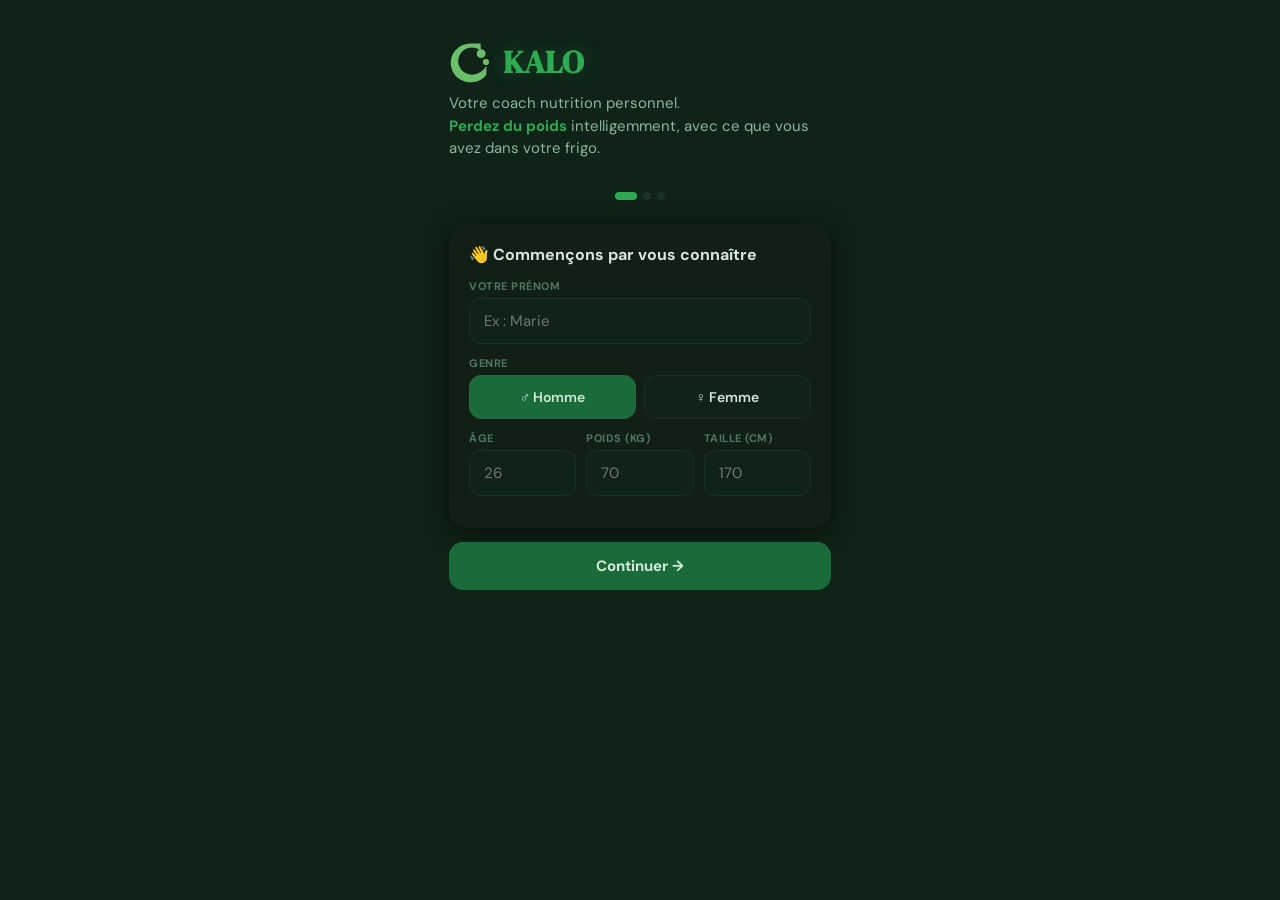
<file: index (6).html>
<!DOCTYPE html>
<html lang="fr">
<head>
<meta charset="UTF-8">
<meta name="viewport" content="width=device-width, initial-scale=1.0, maximum-scale=1.0">
<title>KALO - Coach nutrition intelligent</title>
<link rel="preconnect" href="https://fonts.googleapis.com">
<link href="https://fonts.googleapis.com/css2?family=DM+Sans:wght@300;400;500;600;700&family=DM+Serif+Display&display=swap" rel="stylesheet">
<style>
:root {
  /* ── Palette Forêt Nuit (dark, default) ── */
  --bg:              #050d0a;
  --bg-secondary:    #0a1a12;
  --bg-tertiary:     #0f2318;
  --bg-card:         #111f16;
  --white:           #111f16;
  --border:          #1a3322;
  --border-active:   #2d6644;
  --green:           #2daa52;
  --green-dark:      #1a6b3a;
  --green-light:     #22883f;
  --green-pale:      #0a1a10;
  --green-glow:      #2daa52;
  --orange:          #c09a1a;
  --danger:          #c0392b;
  --text:            #d4e8dc;
  --text-muted:      #4d7a5c;
  --text-secondary:  #8ab89a;
  --text-accent:     #2daa52;
  --shadow:          0 4px 24px rgba(0,0,0,0.6);
  --shadow-glow:     0 0 12px rgba(45,170,82,0.15);
  --radius: 16px;
}

/* ── Light mode overrides ── */
body.light-mode {
  --bg:              #F2F2F2;
  --bg-secondary:    #FFFFFF;
  --bg-tertiary:     #F5F5F5;
  --bg-card:         #FFFFFF;
  --white:           #FFFFFF;
  --border:          #E0DDD8;
  --border-active:   #4A9A49;
  --green:           #6BBF6A;
  --green-dark:      #4A9A49;
  --green-light:     #5aaa58;
  --green-pale:      #EBF5EB;
  --green-glow:      #4A9A49;
  --orange:          #E8813A;
  --danger:          #e74c3c;
  --text:            #1A1A1A;
  --text-muted:      #888888;
  --text-secondary:  #555555;
  --text-accent:     #4A9A49;
  --shadow:          0 2px 12px rgba(0,0,0,0.07);
  --shadow-glow:     0 0 8px rgba(74,154,73,0.1);
}
body.light-mode::before { opacity: 0; }
body.light-mode .kcal-glow { text-shadow: none; }
body.light-mode .header-logo h1 { text-shadow: none; }
body.light-mode .msg.user .msg-bubble { color: white; }
body.light-mode .ob-btn-next, body.light-mode .btn-confirm,
body.light-mode .btn-estimate, body.light-mode .btn-go,
body.light-mode .btn-save, body.light-mode .btn-add-green,
body.light-mode .btn-add-meal, body.light-mode .send-btn { color: white !important; }
body.light-mode .ob-goal-opt.selected, body.light-mode .activity-opt.selected,
body.light-mode .type-chip.selected, body.light-mode .cat-chip.selected,
body.light-mode .cook-chip.selected, body.light-mode .period-btn.active,
body.light-mode .tab-btn.active, body.light-mode .day-btn.active { color: white !important; }
body.light-mode .meal-info .tag { color: var(--green-dark); }
body.light-mode .meal-info .mkcal { text-shadow: none; color: var(--orange) !important; }
body.light-mode .kcal-badge { text-shadow: none !important; color: var(--orange) !important; }
body.light-mode .progress-fill { box-shadow: none; }
body.light-mode .prog-fill { background: linear-gradient(90deg,#4A9A49,#6BBF6A) !important; }
body.light-mode .ob-logo h1 { text-shadow: none; }

/* Toggle switch */
.theme-toggle-wrap { display:flex; justify-content:space-between; align-items:center; background:var(--bg-tertiary); border-radius:12px; padding:12px 14px; margin-bottom:14px; border:1px solid var(--border); }
.theme-toggle-label { font-size:13px; font-weight:600; color:var(--text); display:flex; align-items:center; gap:8px; }
.theme-toggle { position:relative; width:46px; height:26px; flex-shrink:0; }
.theme-toggle input { opacity:0; width:0; height:0; position:absolute; }
.theme-slider { position:absolute; inset:0; background:var(--border); border-radius:13px; cursor:pointer; transition:.3s; }
.theme-slider::before { content:''; position:absolute; width:20px; height:20px; left:3px; bottom:3px; background:var(--text-secondary); border-radius:50%; transition:.3s; }
.theme-toggle input:checked + .theme-slider { background:var(--green-dark); }
.theme-toggle input:checked + .theme-slider::before { transform:translateX(20px); background:var(--text); }

/* Toast notification */
.toast { position:fixed; bottom:90px; left:50%; transform:translateX(-50%) translateY(20px); background:var(--bg-card); border:1px solid var(--border-active); border-radius:14px; padding:12px 16px; font-size:13px; color:var(--text); box-shadow:var(--shadow); z-index:500; display:none; align-items:center; gap:10px; max-width:380px; width:90%; opacity:0; transition:opacity .3s, transform .3s; }
.toast.show { display:flex; opacity:1; transform:translateX(-50%) translateY(0); }
.toast-actions { display:flex; gap:8px; margin-left:auto; flex-shrink:0; }
.toast-btn { padding:6px 12px; border-radius:8px; border:none; font-family:'DM Sans',sans-serif; font-size:12px; font-weight:600; cursor:pointer; }
.toast-btn.primary { background:var(--green-dark); color:var(--text); }
.toast-btn.secondary { background:var(--bg-tertiary); color:var(--text-muted); border:1px solid var(--border); }

/* Reliability badge */
.reliability-badge { font-size:10px; font-weight:700; padding:2px 7px; border-radius:20px; display:inline-flex; align-items:center; gap:3px; }
.reliability-badge.verified { background:rgba(45,170,82,0.15); color:var(--green-glow); border:1px solid rgba(45,170,82,0.3); }
.reliability-badge.estimated { background:rgba(192,154,26,0.15); color:var(--orange); border:1px solid rgba(192,154,26,0.3); }
.reliability-badge.incomplete { background:rgba(192,57,43,0.15); color:var(--danger); border:1px solid rgba(192,57,43,0.3); }

/* Recipe context badges */
.recipe-context-badges { display:flex; gap:6px; flex-wrap:wrap; margin:4px 0 8px; }
.ctx-badge { font-size:10px; font-weight:600; padding:2px 8px; border-radius:20px; background:var(--bg-tertiary); color:var(--text-secondary); border:1px solid var(--border); }

/* Portion buttons */
.portion-btns { display:flex; gap:8px; margin-bottom:8px; }
.portion-btn { flex:1; padding:6px; border-radius:8px; border:1px solid var(--border); background:var(--bg-tertiary); color:var(--text-secondary); font-family:'DM Sans',sans-serif; font-size:12px; font-weight:700; cursor:pointer; transition:all .2s; text-align:center; }
.portion-btn:hover { border-color:var(--border-active); color:var(--green-glow); }
.portion-label { font-size:10px; color:var(--text-muted); text-align:center; margin-bottom:6px; min-height:14px; }

/* Preference buttons on frigo items */
.pref-btn { background:none; border:none; cursor:pointer; font-size:14px; padding:2px 4px; opacity:.5; transition:opacity .2s; }
.pref-btn.active { opacity:1; }

/* Weight chart */
.weight-chart-wrap { background:var(--bg-card); border-radius:var(--radius); padding:16px; box-shadow:var(--shadow); margin-bottom:14px; border:1px solid var(--border); }
.weight-chart-wrap h4 { font-size:14px; font-weight:700; margin-bottom:4px; color:var(--text); }
.weight-chart-svg { width:100%; height:160px; }
.weight-input-row { display:flex; gap:8px; align-items:center; margin-bottom:14px; }
.weight-input-row input { flex:1; padding:11px 14px; border-radius:12px; border:1.5px solid var(--border); background:var(--bg-tertiary); color:var(--text); font-family:'DM Sans',sans-serif; font-size:15px; font-weight:600; outline:none; text-align:center; }
.weight-input-row input:focus { border-color:var(--border-active); }
.weight-save-btn { padding:11px 20px; border-radius:12px; border:none; background:var(--green-dark); color:var(--text); font-family:'DM Sans',sans-serif; font-size:14px; font-weight:700; cursor:pointer; white-space:nowrap; }
.weight-stats { font-size:13px; color:var(--text-secondary); margin-top:10px; line-height:1.8; }

/* Dietary restrictions chips */
.diet-chips { display:flex; flex-wrap:wrap; gap:7px; margin-bottom:14px; }
.diet-chip { padding:7px 13px; border-radius:20px; border:1.5px solid var(--border); font-family:'DM Sans',sans-serif; font-size:13px; cursor:pointer; background:var(--bg-tertiary); color:var(--text-secondary); transition:all .15s; }
.diet-chip.selected { background:var(--green-dark); color:var(--text); border-color:var(--border-active); }

/* Grain/noise texture on body */
body::before {
  content:'';
  position:fixed; inset:0; z-index:0; pointer-events:none;
  background-image: url("data:image/svg+xml,%3Csvg viewBox='0 0 256 256' xmlns='http://www.w3.org/2000/svg'%3E%3Cfilter id='noise'%3E%3CfeTurbulence type='fractalNoise' baseFrequency='0.9' numOctaves='4' stitchTiles='stitch'/%3E%3C/filter%3E%3Crect width='100%25' height='100%25' filter='url(%23noise)' opacity='0.04'/%3E%3C/svg%3E");
  background-size: 200px 200px;
  opacity: 0.35;
}

/* Glow on key calorie numbers */
.kcal-glow {
  color: var(--green-glow) !important;
  text-shadow: 0 0 8px rgba(45,170,82,0.4);
}

* { margin:0; padding:0; box-sizing:border-box; -webkit-tap-highlight-color:transparent; }
body { font-family:'DM Sans',sans-serif; background:var(--bg-tertiary); color:var(--text); min-height:100vh; display:flex; justify-content:center; position:relative; }
.app { width:100%; max-width:430px; background:var(--bg-tertiary); min-height:100vh; display:flex; flex-direction:column; position:relative; z-index:1; }

/* HEADER */
.header { padding:16px 20px 13px; background:var(--bg-secondary); border-bottom:1px solid var(--border); display:flex; justify-content:space-between; align-items:center; flex-shrink:0; }
.header-logo { display:flex; align-items:center; gap:10px; }
.header-logo h1 { font-family:'DM Serif Display',serif; font-size:26px; color:var(--green-glow); letter-spacing:-0.5px; text-shadow:0 0 12px rgba(45,170,82,0.25); }
.header-sub span { font-size:11px; color:var(--text-muted); display:block; }
.kalo-logo-svg { width:36px; height:36px; }

/* CONTENT */
.content { flex:1; overflow-y:auto; padding-bottom:80px; }

/* BOTTOM NAV */
.bottom-nav { position:fixed; bottom:0; left:50%; transform:translateX(-50%); width:100%; max-width:430px; background:var(--bg-secondary); border-top:1px solid var(--border); display:flex; z-index:100; }
.nav-item { flex:1; padding:10px 4px 12px; display:flex; flex-direction:column; align-items:center; gap:3px; cursor:pointer; border:none; background:none; color:var(--text-muted); font-family:'DM Sans',sans-serif; font-size:11px; font-weight:500; transition:color .2s; }
.nav-item svg { width:22px; height:22px; stroke:currentColor; fill:none; stroke-width:1.8; }
.nav-item.active { color:var(--green-glow); }
.nav-item.active svg { stroke:var(--green-glow); }

/* SCREENS */
.screen { display:none; }
.screen.active { display:block; }
.chat-screen { display:none; flex-direction:column; }
.chat-screen.active { display:flex; }

/* ===== CHAT ===== */
.chat-calorie-bar { margin:14px 18px 0; background:var(--bg-card); border-radius:14px; padding:13px 16px; box-shadow:var(--shadow); flex-shrink:0; }
.chat-calorie-bar .row { display:flex; justify-content:space-between; align-items:center; margin-bottom:7px; }
.chat-calorie-bar .lbl { font-size:13px; color:var(--text-muted); }
.chat-calorie-bar .val { font-size:13px; font-weight:600; }
.progress-bar { height:5px; background:var(--border); border-radius:3px; overflow:hidden; }
.progress-fill { height:100%; background:var(--green); border-radius:3px; transition:width .5s; }
.chat-messages { flex:1; overflow-y:auto; padding:14px 18px 80px; display:flex; flex-direction:column; gap:12px; }
.msg { display:flex; gap:9px; align-items:flex-start; }
.msg.user { flex-direction:row-reverse; }
.msg-avatar { width:32px; height:32px; border-radius:50%; background:var(--bg-tertiary); display:flex; align-items:center; justify-content:center; flex-shrink:0; overflow:hidden; }
.msg-avatar svg { width:22px; height:22px; }
.msg-bubble { max-width:78%; background:var(--bg-card); border-radius:18px; border-top-left-radius:4px; padding:11px 15px; font-size:14px; line-height:1.5; box-shadow:var(--shadow); }
.msg.user .msg-bubble { background:var(--green-dark); color:var(--text); border-top-left-radius:18px; border-top-right-radius:4px; }
.meal-card { background:var(--bg-card); border-radius:14px; padding:15px; box-shadow:var(--shadow); border:1px solid var(--border); max-width:300px; }
.meal-card .tag { font-size:10px; font-weight:700; color:var(--green-glow); background:var(--bg-tertiary); padding:3px 8px; border-radius:6px; text-transform:uppercase; display:inline-block; margin-bottom:7px; }
.meal-card h3 { font-size:14px; font-weight:700; margin-bottom:4px; line-height:1.3; }
.meal-card .kcal-badge { font-size:12px; color:var(--orange); font-weight:600; margin-bottom:8px; }
.meal-card .ing-list-block { margin-bottom:8px; border:1px solid var(--border); border-radius:10px; overflow:hidden; }
.recipe-ing-row { display:flex; justify-content:space-between; align-items:center; padding:6px 10px; border-bottom:1px solid var(--border); font-size:12.5px; }
.recipe-ing-row:last-child { border-bottom:none; }
.ring-name { font-weight:500; }
.ring-qty { color:var(--green-glow); font-weight:700; font-size:12px; }
.meal-card .recipe-steps { font-size:12.5px; color:var(--text); line-height:1.7; margin-bottom:8px; border-top:1px solid var(--border); padding-top:8px; }
.meal-card .recipe-steps strong { color:var(--green-glow); font-weight:700; }
.macro-chips { display:flex; gap:6px; flex-wrap:wrap; margin-bottom:10px; }
.macro-chip { background:var(--bg-tertiary); color:var(--green-glow); font-size:11px; font-weight:600; padding:3px 8px; border-radius:20px; }
.btn-add-meal { width:100%; background:var(--green-dark); color:var(--text); border:none; border-radius:10px; padding:9px; font-family:'DM Sans',sans-serif; font-size:13px; font-weight:600; cursor:pointer; }
/* ===== ONBOARDING ===== */
#onboarding-screen {
  position:fixed; inset:0; background:var(--bg-tertiary); z-index:1000;
  display:flex; flex-direction:column; align-items:center; justify-content:flex-start;
  overflow-y:auto; padding-bottom:30px;
}
.ob-wrap { width:100%; max-width:430px; padding:0 24px; }
.ob-logo { display:flex; align-items:center; gap:10px; padding:40px 0 8px; }
.ob-logo svg { width:44px; height:44px; }
.ob-logo h1 { font-family:'DM Serif Display',serif; font-size:32px; color:var(--green-glow); }
.ob-tagline { font-size:15px; color:var(--text-muted); margin-bottom:32px; line-height:1.5; }
.ob-tagline strong { color:var(--green-glow); }
.ob-step { display:none; }
.ob-step.active { display:block; }
.ob-section { background:var(--bg-card); border-radius:18px; padding:20px; box-shadow:var(--shadow); margin-bottom:14px; }
.ob-section h3 { font-size:16px; font-weight:700; margin-bottom:14px; }
.ob-field { margin-bottom:12px; }
.ob-field label { font-size:11px; font-weight:700; color:var(--text-muted); text-transform:uppercase; letter-spacing:.5px; display:block; margin-bottom:5px; }
.ob-field input { width:100%; padding:12px 14px; border:1.5px solid var(--border); background:var(--bg-tertiary); border-radius:12px; font-family:'DM Sans',sans-serif; font-size:15px; outline:none; transition:border-color .2s; }
.ob-field input:focus { border-color:var(--green-glow); }
.ob-gender { display:flex; gap:8px; }
.ob-gender button { flex:1; padding:12px; border-radius:12px; border:1.5px solid var(--border); font-family:'DM Sans',sans-serif; font-size:14px; font-weight:600; cursor:pointer; background:none; transition:all .2s; }
.ob-gender button.active { background:var(--green-dark); color:var(--text); border-color:var(--green-glow); }
.ob-activity { display:flex; flex-direction:column; gap:7px; }
.ob-act-opt { padding:11px 14px; border-radius:12px; border:1.5px solid var(--border); display:flex; justify-content:space-between; cursor:pointer; transition:all .2s; }
.ob-act-opt.selected { border-color:var(--green-glow); background:var(--bg-tertiary); }
.ob-act-opt .n { font-size:14px; font-weight:600; }
.ob-act-opt .d { font-size:12px; color:var(--text-muted); }
.ob-goal { display:flex; flex-direction:column; gap:7px; }
.ob-goal-opt { padding:11px 14px; border-radius:12px; border:1.5px solid var(--border); cursor:pointer; transition:all .2s; }
.ob-goal-opt.selected { border-color:var(--green-glow); background:var(--bg-tertiary); }
.ob-goal-opt .gn { font-size:14px; font-weight:700; }
.ob-goal-opt .gd { font-size:12px; color:var(--text-muted); margin-top:2px; }
.ob-goal-opt .gk { font-size:12px; color:var(--green-glow); font-weight:600; margin-top:3px; }
.ob-preview { background:var(--bg-tertiary); border-radius:14px; padding:16px; margin-bottom:14px; }
.ob-preview h4 { font-size:14px; font-weight:700; color:var(--green-glow); margin-bottom:12px; }
.ob-row { display:flex; justify-content:space-between; font-size:13px; padding:4px 0; border-bottom:1px solid rgba(0,0,0,.06); }
.ob-row:last-child { border-bottom:none; font-weight:700; font-size:14px; color:var(--green-glow); }
.ob-row span:last-child { font-weight:600; }
.ob-steps-indicator { display:flex; gap:6px; justify-content:center; margin-bottom:24px; }
.ob-dot { width:8px; height:8px; border-radius:50%; background:var(--border); transition:background .3s; }
.ob-dot.active { background:var(--green-dark); width:22px; border-radius:4px; }
.ob-actions { display:flex; gap:10px; margin-top:6px; }
.ob-btn-back { flex:1; padding:14px; border-radius:14px; border:1.5px solid var(--border); background:none; font-family:'DM Sans',sans-serif; font-size:15px; cursor:pointer; }
.ob-btn-next { flex:2; padding:14px; border-radius:14px; border:none; background:var(--green-dark); color:var(--text); font-family:'DM Sans',sans-serif; font-size:15px; font-weight:700; cursor:pointer; }
.calendar-wrap { margin:12px 20px 0; background:var(--bg-card); border-radius:14px; padding:14px; box-shadow:var(--shadow); }
.cal-header { display:flex; justify-content:space-between; align-items:center; margin-bottom:10px; }
.cal-header span { font-size:14px; font-weight:700; }
.cal-nav-btn { background:none; border:none; cursor:pointer; font-size:18px; color:var(--green-glow); padding:2px 6px; border-radius:8px; }
.cal-nav-btn:hover { background:var(--bg-tertiary); }
.cal-grid { display:grid; grid-template-columns:repeat(7,1fr); gap:3px; }
.cal-dow { font-size:10px; font-weight:700; color:var(--text-muted); text-align:center; padding:3px 0; text-transform:uppercase; }
.cal-day { font-size:12px; font-weight:500; text-align:center; padding:5px 2px; border-radius:8px; cursor:pointer; transition:all .15s; position:relative; }
.cal-day:hover { background:var(--bg-tertiary); }
.cal-day.today { color:var(--green-glow); font-weight:800; }
.cal-day.selected { background:var(--green-dark); color:var(--text); font-weight:700; }
.cal-day.has-meals::after { content:''; width:4px; height:4px; border-radius:50%; background:var(--orange); position:absolute; bottom:2px; left:50%; transform:translateX(-50%); }
.cal-day.selected::after { background:var(--bg-card); }
.cal-day.empty { cursor:default; }
.chat-input-area { padding:10px 18px 12px; background:var(--bg-card); border-top:1px solid var(--border); display:flex; gap:8px; align-items:flex-end; position:fixed; bottom:62px; left:50%; transform:translateX(-50%); width:100%; max-width:430px; z-index:99; box-shadow:0 -2px 10px rgba(0,0,0,0.06); }
.chat-input-wrap { flex:1; background:var(--bg-card); border-radius:22px; border:1.5px solid var(--border); display:flex; align-items:center; padding:9px 14px; gap:8px; box-shadow:var(--shadow); }
.attach-btn { background:none; border:none; color:var(--text-muted); cursor:pointer; font-size:20px; padding:0; display:flex; line-height:1; }
.chat-input { border:none; outline:none; flex:1; font-family:'DM Sans',sans-serif; font-size:14px; background:none; color:var(--text); resize:none; max-height:90px; }
.chat-input::placeholder { color:var(--text-muted); }
.send-btn { width:38px; height:38px; border-radius:50%; background:var(--green-dark); border:none; color:var(--text); cursor:pointer; display:flex; align-items:center; justify-content:center; flex-shrink:0; }
.typing { display:flex; gap:4px; padding:12px 14px; }
.typing span { width:7px; height:7px; border-radius:50%; background:var(--border); animation:bounce 1.2s infinite; }
.typing span:nth-child(2){animation-delay:.2s;}.typing span:nth-child(3){animation-delay:.4s;}
@keyframes bounce{0%,60%,100%{transform:translateY(0)}30%{transform:translateY(-5px)}}

/* FRIGO POPUP */
.overlay { position:fixed; inset:0; background:rgba(0,0,0,0.75); z-index:300; display:none; align-items:flex-end; justify-content:center; }
.overlay.open { display:flex; }
.popup-sheet { background:var(--bg-card); border-radius:22px 22px 0 0; padding:22px 20px 34px; width:100%; max-width:430px; animation:slideUp .3s ease; max-height:80vh; display:flex; flex-direction:column; }
@keyframes slideUp{from{transform:translateY(100%)}to{transform:translateY(0)}}
.popup-sheet h3 { font-size:18px; font-weight:700; margin-bottom:4px; }
.popup-sheet .sub { font-size:13px; color:var(--text-muted); margin-bottom:14px; }
.kcal-max-row { display:flex; align-items:center; gap:10px; margin-bottom:14px; background:var(--bg-tertiary); border-radius:12px; padding:11px 14px; }
.kcal-max-row label { font-size:13px; font-weight:600; color:var(--green-glow); white-space:nowrap; }
.kcal-max-input { flex:1; border:1.5px solid var(--green); border-radius:8px; padding:7px 10px; font-family:'DM Sans',sans-serif; font-size:14px; font-weight:700; outline:none; color:var(--green-glow); text-align:center; }
.popup-scroll { overflow-y:auto; flex:1; }
.popup-section { margin-bottom:14px; }
.popup-section .sec-lbl { font-size:10px; font-weight:700; letter-spacing:1px; text-transform:uppercase; color:var(--text-muted); margin-bottom:7px; }
.chip-grid { display:flex; flex-wrap:wrap; gap:7px; }
.frigo-chip { padding:7px 13px; border-radius:20px; border:1.5px solid var(--border); font-family:'DM Sans',sans-serif; font-size:13px; cursor:pointer; background:none; transition:all .15s; }
.frigo-chip.selected { background:var(--green-dark); color:var(--text); border-color:var(--green-glow); }
.popup-actions { display:flex; gap:10px; margin-top:14px; flex-shrink:0; }
.btn-cancel { flex:1; padding:13px; border-radius:12px; border:1.5px solid var(--border); background:none; font-family:'DM Sans',sans-serif; font-size:14px; cursor:pointer; }
.btn-go { flex:1; padding:13px; border-radius:12px; border:none; background:var(--green-dark); color:var(--text); font-family:'DM Sans',sans-serif; font-size:14px; font-weight:700; cursor:pointer; }

/* ===== FRIGO ===== */
.frigo-header { padding:20px 20px 0; display:flex; justify-content:space-between; align-items:flex-start; }
.frigo-header h2 { font-family:'DM Serif Display',serif; font-size:26px; }
.frigo-header .count { font-size:12px; color:var(--text-muted); margin-top:2px; }
.btn-add-green { background:var(--green-dark); color:var(--text); border:none; border-radius:12px; padding:9px 16px; font-family:'DM Sans',sans-serif; font-size:13px; font-weight:600; cursor:pointer; }
.frigo-search { margin:13px 20px 0; background:var(--bg-tertiary); border-radius:12px; border:1.5px solid var(--border); display:flex; align-items:center; padding:9px 13px; gap:8px; }
.frigo-search input { border:none; outline:none; flex:1; font-family:'DM Sans',sans-serif; font-size:14px; background:none; }
.frigo-search svg { width:16px; height:16px; stroke:var(--text-muted); fill:none; stroke-width:2; flex-shrink:0; }
.archive-section { margin:13px 20px 0; }
.archive-toggle { width:100%; padding:11px 16px; border-radius:12px; border:1.5px solid var(--border); background:var(--bg-card); font-family:'DM Sans',sans-serif; font-size:14px; font-weight:600; cursor:pointer; display:flex; justify-content:space-between; align-items:center; box-shadow:var(--shadow); color:var(--text); }
.archive-toggle svg { width:16px; height:16px; fill:none; stroke:currentColor; stroke-width:2.5; transition:transform .3s; }
.archive-toggle.open svg { transform:rotate(180deg); }
.archive-body { display:none; background:var(--bg-card); border:1.5px solid var(--border); border-top:none; border-radius:0 0 12px 12px; padding:10px 14px; }
.archive-body.open { display:block; }
.archive-empty { font-size:13px; color:var(--text-muted); text-align:center; padding:8px 0; }
.archive-item { display:flex; justify-content:space-between; align-items:center; padding:8px 0; border-bottom:1px solid var(--border); }
.archive-item:last-child { border-bottom:none; }
.archive-item .cat-badge { font-size:10px; color:var(--text-muted); background:var(--bg-tertiary); padding:2px 7px; border-radius:20px; margin-left:6px; }
.restore-btn { font-size:12px; font-weight:600; color:var(--green-glow); background:var(--bg-tertiary); border:none; border-radius:8px; padding:5px 10px; cursor:pointer; font-family:'DM Sans',sans-serif; }
.ingredient-section { padding:14px 20px 0; }
.section-label { font-size:10px; font-weight:700; letter-spacing:1.2px; color:var(--text-muted); text-transform:uppercase; margin-bottom:8px; }
.ingredient-item { background:var(--bg-card); border-radius:12px; padding:12px 15px; display:flex; justify-content:space-between; align-items:center; margin-bottom:7px; box-shadow:var(--shadow); }
.ingredient-name { font-size:14px; font-weight:500; }
.delete-btn { background:none; border:none; color:var(--border); cursor:pointer; padding:4px; display:flex; transition:color .2s; }
.delete-btn:hover { color:#e74c3c; }
.delete-btn svg { width:17px; height:17px; fill:none; stroke:currentColor; stroke-width:2; }

/* ADD ING MODAL */
.modal-overlay { position:fixed; inset:0; background:rgba(0,0,0,0.75); z-index:200; display:none; align-items:flex-end; justify-content:center; }
.modal-overlay.open { display:flex; }
.modal-sheet { background:var(--bg-card); border-radius:22px 22px 0 0; padding:22px 20px 34px; width:100%; max-width:430px; animation:slideUp .3s ease; }
.modal-sheet h3 { font-size:19px; font-weight:700; margin-bottom:14px; }
.modal-input { width:100%; padding:12px 14px; border:1.5px solid var(--border); background:var(--bg-tertiary); border-radius:12px; font-family:'DM Sans',sans-serif; font-size:14px; outline:none; margin-bottom:12px; transition:border-color .2s; }
.modal-input:focus { border-color:var(--green-glow); }
.modal-cats { display:flex; flex-wrap:wrap; gap:7px; margin-bottom:16px; }
.cat-chip { padding:7px 13px; border-radius:20px; border:1.5px solid var(--border); font-family:'DM Sans',sans-serif; font-size:13px; cursor:pointer; background:none; transition:all .15s; }
.cat-chip.selected { background:var(--green-dark); color:var(--text); border-color:var(--green-glow); }
.modal-actions { display:flex; gap:8px; }
.btn-confirm { flex:1; padding:13px; border-radius:12px; border:none; background:var(--green-dark); color:var(--text); font-family:'DM Sans',sans-serif; font-size:14px; font-weight:700; cursor:pointer; }

/* ===== AGENDA ===== */
.agenda-top { padding:20px 20px 0; display:flex; justify-content:space-between; align-items:flex-start; }
.agenda-top h2 { font-family:'DM Serif Display',serif; font-size:26px; }
.week-nav { display:flex; padding:13px 20px 0; gap:7px; overflow-x:auto; scrollbar-width:none; }
.week-nav::-webkit-scrollbar { display:none; }
.day-btn { flex-shrink:0; width:50px; height:60px; border-radius:13px; display:flex; flex-direction:column; align-items:center; justify-content:center; gap:3px; cursor:pointer; border:none; background:var(--bg-card); box-shadow:var(--shadow); position:relative; }
.day-btn .dn { font-size:10px; color:var(--text-muted); font-weight:600; text-transform:uppercase; }
.day-btn .dd { font-size:17px; font-weight:700; color:var(--text); }
.day-btn .dot { width:5px; height:5px; border-radius:50%; background:var(--green-dark); position:absolute; bottom:6px; }
.day-btn.active { background:var(--green-dark); }
.day-btn.active .dn { color:rgba(255,255,255,.7); }
.day-btn.active .dd { color:var(--text); }
.day-btn.active .dot { background:var(--bg-card); }
.day-summary { margin:14px 20px 0; background:var(--bg-card); border-radius:var(--radius); padding:13px 16px; box-shadow:var(--shadow); }
.day-summary .row { display:flex; justify-content:space-between; align-items:center; }
.day-summary .dlabel { font-size:14px; font-weight:600; }
.day-summary .kbadge { font-size:13px; font-weight:600; color:var(--orange); }
.day-summary .rem { font-size:12px; color:var(--green-glow); margin-top:4px; font-weight:500; }
.prog { height:5px; background:var(--border); border-radius:3px; margin-top:8px; overflow:hidden; }
.prog-fill { height:100%; background:var(--green); border-radius:3px; transition:width .5s; }
.meal-section { padding:14px 20px 0; }
.meal-section-title { font-size:12px; font-weight:700; color:var(--text-muted); text-transform:uppercase; letter-spacing:.8px; margin-bottom:8px; }
.meal-item { background:var(--bg-card); border-radius:var(--radius); padding:12px 15px; margin-bottom:8px; box-shadow:var(--shadow); display:flex; justify-content:space-between; align-items:center; }
.meal-info .tag { font-size:10px; font-weight:700; color:var(--green-glow); background:var(--bg-tertiary); padding:2px 7px; border-radius:6px; text-transform:uppercase; display:inline-block; margin-bottom:4px; }
.meal-info .mname { font-size:14px; font-weight:500; }
.meal-info .mkcal { font-size:12px; color:var(--orange); font-weight:600; margin-top:3px; }
.meal-item-actions { display:flex; gap:6px; flex-shrink:0; align-items:center; }
.edit-meal-btn { background:none; border:1px solid var(--border); color:var(--text-muted); cursor:pointer; padding:6px 8px; border-radius:8px; display:flex; align-items:center; transition:color .2s,border-color .2s; }
.edit-meal-btn:hover { color:var(--green-glow); border-color:var(--green-glow); }
.edit-meal-btn svg { width:14px; height:14px; fill:none; stroke:currentColor; stroke-width:2; }
.del-meal { background:none; border:1px solid var(--border); color:var(--text-muted); cursor:pointer; padding:5px 9px; border-radius:8px; font-size:13px; }
.empty-day { margin:18px; background:var(--bg-card); border-radius:var(--radius); padding:34px 20px; text-align:center; box-shadow:var(--shadow); }
.empty-day .icon { font-size:34px; margin-bottom:9px; }
.empty-day p { font-size:14px; color:var(--text-muted); }
.empty-day small { font-size:12px; color:var(--border); display:block; margin-top:5px; }

/* ADD MEAL MODAL */
.meal-modal-sheet { background:var(--bg-card); border-radius:22px 22px 0 0; padding:22px 20px 34px; width:100%; max-width:430px; animation:slideUp .3s ease; max-height:92vh; overflow-y:auto; }
.meal-modal-sheet h3 { font-size:19px; font-weight:700; margin-bottom:14px; }
.type-chips { display:flex; gap:7px; flex-wrap:wrap; margin-bottom:14px; }
.type-chip { padding:8px 14px; border-radius:20px; border:1.5px solid var(--border); font-family:'DM Sans',sans-serif; font-size:13px; cursor:pointer; background:none; transition:all .15s; }
.type-chip.selected { background:var(--green-dark); color:var(--text); border-color:var(--green-glow); }
.ing-section-label { font-size:11px; font-weight:700; color:var(--text-muted); text-transform:uppercase; letter-spacing:.5px; margin-bottom:8px; }
.ing-list { border:1.5px solid var(--border); border-radius:12px; overflow:visible; margin-bottom:10px; }
.ing-row { display:flex; gap:8px; align-items:center; padding:10px 12px; border-bottom:1px solid var(--border); position:relative; }
.ing-row:last-child { border-bottom:none; }
.ing-search-wrap { flex:1; position:relative; }
.ing-input { width:100%; border:none; outline:none; font-family:'DM Sans',sans-serif; font-size:13px; background:transparent; }
.ing-sugg { position:absolute; top:calc(100% + 2px); left:0; right:0; background:var(--bg-card); border:1.5px solid var(--border-active); border-radius:10px; z-index:999; max-height:130px; overflow-y:auto; box-shadow:0 4px 14px rgba(0,0,0,.12); display:none; }
.ing-sugg-item { padding:9px 12px; font-size:13px; cursor:pointer; border-bottom:1px solid var(--border); }
.ing-sugg-item:last-child { border-bottom:none; }
.ing-sugg-item:hover { background:var(--bg-tertiary); }
.qty-unit-wrap { display:flex; border-left:1px solid var(--border); flex-shrink:0; }
.qty-input { width:60px; border:none; outline:none; font-family:'DM Sans',sans-serif; font-size:13px; background:transparent; padding:0 6px; text-align:center; }
.unit-select { border:none; outline:none; font-family:'DM Sans',sans-serif; font-size:12px; background:transparent; color:var(--green-glow); font-weight:600; cursor:pointer; padding:0 4px; width:42px; }
.rem-row-btn { background:none; border:none; color:var(--text-muted); cursor:pointer; font-size:16px; padding:2px; }
.add-row-btn { display:flex; align-items:center; gap:6px; padding:9px 12px; border:none; background:none; font-family:'DM Sans',sans-serif; font-size:13px; color:var(--green-glow); font-weight:600; cursor:pointer; width:100%; }
.kcal-result { background:var(--bg-tertiary); border-radius:10px; padding:11px 14px; margin-bottom:10px; display:none; }
.kcal-result .kr-lbl { font-size:12px; color:var(--green-glow); font-weight:600; margin-bottom:2px; }
.kcal-result .kr-num { font-size:24px; font-weight:700; color:var(--green-glow); }
.btn-estimate { flex:2; padding:13px; border-radius:12px; border:none; background:var(--green-dark); color:var(--text); font-family:'DM Sans',sans-serif; font-size:14px; font-weight:700; cursor:pointer; }
.btn-save-meal { width:100%; padding:13px; border-radius:12px; border:none; background:var(--green-dark); color:var(--text); font-family:'DM Sans',sans-serif; font-size:14px; font-weight:700; cursor:pointer; display:none; margin-top:10px; }

/* ===== ANALYSE ===== */
.analyse-page { padding:20px 20px 0; }
.analyse-page h2 { font-family:'DM Serif Display',serif; font-size:26px; }
.analyse-page .sub { font-size:12px; color:var(--text-muted); margin-bottom:16px; }
.analyse-tabs { display:flex; gap:7px; margin-bottom:16px; }
.tab-btn { padding:8px 16px; border-radius:20px; border:1.5px solid var(--border); font-family:'DM Sans',sans-serif; font-size:13px; font-weight:600; cursor:pointer; background:none; color:var(--text-muted); transition:all .2s; }
.tab-btn.active { background:var(--green-dark); color:var(--text); border-color:var(--green-glow); }
.profile-card { background:var(--bg-card); border-radius:var(--radius); padding:18px; box-shadow:var(--shadow); margin-bottom:14px; }
.profile-card h3 { font-size:15px; font-weight:700; margin-bottom:14px; }
.profile-name-input { width:100%; padding:11px 13px; border:1.5px solid var(--border); border-radius:11px; font-family:'DM Sans',sans-serif; font-size:15px; font-weight:500; outline:none; margin-bottom:13px; transition:border-color .2s; }
.profile-name-input:focus { border-color:var(--green-glow); }
.gender-toggle { display:flex; gap:7px; margin-bottom:13px; }
.gender-btn { flex:1; padding:10px; border-radius:11px; border:1.5px solid var(--border); font-family:'DM Sans',sans-serif; font-size:13px; font-weight:600; cursor:pointer; background:none; transition:all .2s; }
.gender-btn.active { background:var(--green-dark); color:var(--text); border-color:var(--green-glow); }
.profile-fields { display:grid; grid-template-columns:1fr 1fr 1fr; gap:9px; margin-bottom:13px; }
.field-group label { font-size:10px; color:var(--text-muted); font-weight:600; text-transform:uppercase; letter-spacing:.5px; display:block; margin-bottom:4px; }
.field-group input { width:100%; padding:9px 10px; border:1.5px solid var(--border); border-radius:10px; font-family:'DM Sans',sans-serif; font-size:14px; font-weight:600; outline:none; text-align:center; transition:border-color .2s; }
.field-group input:focus { border-color:var(--green-glow); }
.section-lbl { font-size:11px; font-weight:700; color:var(--text-muted); margin-bottom:8px; text-transform:uppercase; letter-spacing:.5px; }
.activity-options { display:flex; flex-direction:column; gap:7px; margin-bottom:13px; }
.activity-opt { padding:10px 13px; border-radius:11px; border:1.5px solid var(--border); display:flex; justify-content:space-between; align-items:center; cursor:pointer; transition:all .2s; }
.activity-opt.selected { border-color:var(--green-glow); background:var(--bg-tertiary); }
.activity-opt .oname { font-size:13px; font-weight:600; }
.activity-opt .odesc { font-size:11px; color:var(--text-muted); }
.cooking-modes { display:flex; flex-wrap:wrap; gap:7px; margin-bottom:13px; }
.cook-chip { padding:7px 13px; border-radius:20px; border:1.5px solid var(--border); font-family:'DM Sans',sans-serif; font-size:13px; cursor:pointer; background:none; transition:all .15s; }
.cook-chip.selected { background:var(--green-dark); color:var(--text); border-color:var(--green-glow); }
.tdee-banner { background:var(--bg-tertiary); border-radius:12px; padding:12px 15px; margin-bottom:13px; display:flex; align-items:center; gap:10px; }
.tdee-banner .fire { font-size:20px; }
.tdee-banner .info .tlbl { font-size:11px; color:var(--green-glow); font-weight:600; }
.tdee-banner .info .tval { font-size:17px; font-weight:700; color:var(--green-glow); }
.tdee-banner .info .tbmr { font-size:11px; color:var(--text-muted); }
.btn-save { width:100%; padding:13px; border-radius:13px; border:none; background:var(--green-dark); color:var(--text); font-family:'DM Sans',sans-serif; font-size:14px; font-weight:700; cursor:pointer; display:flex; align-items:center; justify-content:center; gap:7px; }
.period-tabs { display:flex; gap:6px; margin-bottom:14px; flex-wrap:wrap; }
.period-btn { padding:7px 13px; border-radius:20px; border:1.5px solid var(--border); font-family:'DM Sans',sans-serif; font-size:12px; font-weight:600; cursor:pointer; background:none; color:var(--text-muted); transition:all .2s; }
.period-btn.active { background:var(--green-dark); color:var(--text); border-color:var(--green-glow); }
.stats-grid { display:grid; grid-template-columns:1fr 1fr; gap:10px; margin-bottom:13px; }
.stat-card { background:var(--bg-card); border-radius:var(--radius); padding:14px; box-shadow:var(--shadow); }
.stat-card .sicon { font-size:20px; margin-bottom:7px; }
.stat-card .sval { font-size:22px; font-weight:700; }
.stat-card .sunit { font-size:13px; font-weight:400; color:var(--text-muted); }
.stat-card .slbl { font-size:11px; color:var(--text-muted); margin-top:2px; line-height:1.5; }
.chart-card { background:var(--bg-card); border-radius:var(--radius); padding:14px; box-shadow:var(--shadow); margin-bottom:13px; }
.chart-card h4 { font-size:14px; font-weight:700; margin-bottom:13px; }
.bar-chart { display:flex; align-items:flex-end; gap:6px; height:85px; }
.bar-group { flex:1; display:flex; flex-direction:column; align-items:center; gap:5px; }
.bar { width:100%; background:var(--green); border-radius:5px 5px 0 0; min-height:2px; }
.bar.empty { background:var(--border); }
.bar-lbl { font-size:10px; color:var(--text-muted); }
.tdee-line-lbl { font-size:10px; color:var(--orange); text-align:right; margin-top:4px; }
.macro-card { background:var(--bg-card); border-radius:var(--radius); padding:14px; box-shadow:var(--shadow); margin-bottom:14px; }
.macro-card h4 { font-size:14px; font-weight:700; margin-bottom:3px; }
.macro-card .msub { font-size:11px; color:var(--text-muted); margin-bottom:12px; }
.macro-bar-item { margin-bottom:10px; }
.macro-bar-row { display:flex; justify-content:space-between; margin-bottom:4px; }
.mname { font-size:12px; font-weight:600; }
.mval { font-size:12px; color:var(--text-muted); }
.macro-prog { height:7px; background:var(--border); border-radius:4px; overflow:hidden; }
.macro-fill { height:100%; border-radius:4px; }

/* ── DARK THEME OVERRIDES ── */
.ob-section, .profile-card, .stat-card, .chart-card, .macro-card,
.day-summary, .calendar-wrap, .meal-item, .ingredient-item, .archive-item,
.frigo-search, .archive-toggle, .archive-body, .modal-sheet, .add-ing-modal,
.meal-modal-sheet, .popup-sheet, .ob-preview {
  background: var(--bg-card);
  border-color: var(--border);
  color: var(--text);
}
.ob-field input, .modal-input, .profile-name-input,
.field-group input, .qty-input, .ing-input, .ob-gender button,
.chat-input, .unit-select {
  background: var(--bg-tertiary) !important;
  border-color: var(--border) !important;
  color: var(--text) !important;
}
.ob-field input:focus, .modal-input:focus, .profile-name-input:focus,
.field-group input:focus {
  border-color: var(--border-active) !important;
}
.ob-goal-opt, .activity-opt, .ob-act-opt, .ob-gender button,
.type-chip, .cat-chip, .cook-chip, .frigo-chip, .period-btn, .tab-btn,
.day-btn, .mode-auto-btn, .mode-manual-btn {
  background: var(--bg-tertiary);
  border-color: var(--border);
  color: var(--text-secondary);
}
.ob-goal-opt.selected, .activity-opt.selected, .ob-act-opt.selected,
.ob-gender button.active, .type-chip.selected, .cat-chip.selected,
.cook-chip.selected, .frigo-chip.selected, .period-btn.active, .tab-btn.active,
.day-btn.active {
  background: var(--green-dark) !important;
  border-color: var(--border-active) !important;
  color: var(--text) !important;
}
.ob-row { border-bottom-color: var(--border); }
.ob-row span, .stat-card .slbl, .stat-card .sunit { color: var(--text-secondary); }
.ob-row:last-child span:first-child, .stat-card .sval { color: var(--text); }
.section-label, .ing-section-label, .section-lbl, .meal-section-title,
.activity-label, .cooking-label { color: var(--text-muted); }
.ob-btn-back, .btn-cancel { background:var(--bg-tertiary); border-color:var(--border); color:var(--text-secondary); }
.ob-btn-next, .btn-confirm, .btn-estimate, .btn-go, .btn-save,
.btn-add-green, .btn-add-meal, .send-btn, .restore-btn { color: var(--text) !important; }
.ingredient-name, .mname, .dlabel, .oname { color: var(--text); }
.odesc, .bar-lbl, .ring-qty { color: var(--text-secondary); }
.meal-info .tag { background:var(--bg-tertiary); color:var(--green-glow); border:1px solid var(--border-active); }
.meal-info .mkcal, .kcal-badge { color:var(--green-glow) !important; text-shadow:0 0 6px rgba(45,170,82,0.3); }
.recipe-ing-row { background:var(--bg-secondary); border-bottom-color:var(--border); }
.ring-name { color:var(--text); }
.ing-list-block { border-color:var(--border); background:var(--bg-secondary); }
.ing-sugg, .frigo-search input { background:var(--bg-card) !important; color:var(--text) !important; }
.ing-sugg-item { border-bottom-color:var(--border); color:var(--text); }
.ing-sugg-item:hover { background:var(--bg-tertiary); }
.tdee-banner, .kcal-result, .imc-banner, .ob-preview { background:var(--bg-tertiary) !important; border:1px solid var(--border); }
.tdee-banner .fire { font-size:20px; }
.tdee-banner .info .tlbl, .tdee-banner .info .lbl { color:var(--green-glow) !important; }
.tdee-banner .info .tval, .tdee-banner .info .val { color:var(--text) !important; font-size:17px; font-weight:700; }
.tdee-banner .info .tbmr, .tdee-banner .info .bmr { color:var(--text-muted) !important; }
.bar { background:var(--green-dark) !important; }
.bar.empty { background:var(--border) !important; }
.prog-fill { background: linear-gradient(90deg, var(--green-dark), var(--green-glow)) !important; }
.macro-prog { background:var(--border) !important; }
.day-btn { background:var(--bg-card); box-shadow:var(--shadow); }
.day-btn .dn, .day-btn .dd { color:var(--text-secondary); }
.day-btn.active .dn, .day-btn.active .dd { color:var(--text); }
.dot { background:var(--green-glow) !important; }
.del-meal, .edit-meal-btn { background:var(--bg-tertiary); border-color:var(--border); color:var(--text-muted); }
.edit-meal-btn:hover { color:var(--green-glow); border-color:var(--border-active); }
.empty-day { background:var(--bg-card); border:1px solid var(--border); }
.empty-day p { color:var(--text-secondary); }
.cal-day { color:var(--text-secondary); }
.cal-day.today { color:var(--green-glow); font-weight:800; }
.cal-day.selected { background:var(--green-dark); color:var(--text); }
.cal-day:hover { background:var(--bg-tertiary); }
.cal-dow { color:var(--text-muted); }
.cal-nav-btn { color:var(--green-glow); }
.cal-nav-btn:hover { background:var(--bg-tertiary); }
.archive-toggle { color:var(--text); }
.restore-btn { background:var(--bg-tertiary); border:1px solid var(--border-active); color:var(--green-glow); }
.add-row-btn { color:var(--green-glow); }
.rem-row-btn { color:var(--text-muted); }
.prog { background:var(--border); }
.imc-banner { background:var(--bg-tertiary) !important; }
#imc-value { text-shadow:0 0 8px rgba(45,170,82,0.4); }
.frigo-header h2, .agenda-top h2, .analyse-page h2, .frigo-header .count,
h1, h2, h3, h4 { color:var(--text); }
.ob-tagline { color:var(--text-secondary); }
.ob-logo h1 { color:var(--green-glow); text-shadow:0 0 16px rgba(45,170,82,0.3); }
.ob-dot { background:var(--border); }
.ob-dot.active { background:var(--green-glow); }
.header-sub span { color:var(--text-muted); }
.kcal-result .kr-lbl { color:var(--text-muted); }
.kcal-result .kr-num { color:var(--green-glow) !important; text-shadow:0 0 8px rgba(45,170,82,0.4); }
.cb-budget, #cb-budget { color:var(--green-glow) !important; text-shadow:0 0 6px rgba(45,170,82,0.3); }
</style>
</head>
<body>
<!-- ONBOARDING -->
<div id="onboarding-screen">
  <div class="ob-wrap">
    <div class="ob-logo">
      <svg viewBox="0 0 100 100"><path d="M50 8 C24 8, 4 28, 4 52 C4 76, 24 96, 50 96 C64 96, 77 90, 85 79 L85 58 C79 70, 66 79, 52 79 C35 79, 21 65, 21 48 C21 31, 35 17, 52 17 C60 17, 67 20, 72 25 L72 8 C65 8, 57 8, 50 8Z" fill="#6BBF6A"/><circle cx="73" cy="31" r="10" fill="#6BBF6A"/><circle cx="84" cy="50" r="7" fill="#6BBF6A"/></svg>
      <h1>KALO</h1>
    </div>
    <p class="ob-tagline">Votre coach nutrition personnel.<br><strong>Perdez du poids</strong> intelligemment, avec ce que vous avez dans votre frigo.</p>

    <div class="ob-steps-indicator">
      <div class="ob-dot active" id="ob-dot-0"></div>
      <div class="ob-dot" id="ob-dot-1"></div>
      <div class="ob-dot" id="ob-dot-2"></div>
    </div>

    <!-- STEP 0 : Identité -->
    <div class="ob-step active" id="ob-step-0">
      <div class="ob-section">
        <h3>👋 Commençons par vous connaître</h3>
        <div class="ob-field">
          <label>Votre prénom</label>
          <input type="text" id="ob-name" placeholder="Ex : Marie" maxlength="30">
        </div>
        <div class="ob-field">
          <label>Genre</label>
          <div class="ob-gender">
            <button id="ob-btn-homme" class="active" onclick="obSetGender('homme')">♂ Homme</button>
            <button id="ob-btn-femme" onclick="obSetGender('femme')">♀ Femme</button>
          </div>
        </div>
        <div style="display:grid;grid-template-columns:1fr 1fr 1fr;gap:10px">
          <div class="ob-field"><label>Âge</label><input type="number" id="ob-age" placeholder="26" min="10" max="100"></div>
          <div class="ob-field"><label>Poids (kg)</label><input type="number" id="ob-weight" placeholder="70" min="30" max="300"></div>
          <div class="ob-field"><label>Taille (cm)</label><input type="number" id="ob-height" placeholder="170" min="100" max="250"></div>
        </div>
      </div>
      <div class="ob-actions">
        <button class="ob-btn-next" onclick="obNext(0)">Continuer →</button>
      </div>
    </div>

    <!-- STEP 1 : Activité + Objectif -->
    <div class="ob-step" id="ob-step-1">
      <div class="ob-section">
        <h3>⚡ Votre niveau d'activité</h3>
        <div class="ob-activity" id="ob-activity">
          <div class="ob-act-opt selected" onclick="obSetActivity(this,'sedentaire')"><span class="n">Sédentaire</span><span class="d">Peu ou pas d'exercice</span></div>
          <div class="ob-act-opt" onclick="obSetActivity(this,'leger')"><span class="n">Légèrement actif</span><span class="d">1-3 j/semaine</span></div>
          <div class="ob-act-opt" onclick="obSetActivity(this,'modere')"><span class="n">Modérément actif</span><span class="d">3-5 j/semaine</span></div>
          <div class="ob-act-opt" onclick="obSetActivity(this,'actif')"><span class="n">Très actif</span><span class="d">6-7 j/semaine</span></div>
        </div>
      </div>
      <div class="ob-section">
        <h3>🎯 Votre objectif de perte de poids</h3>
        <div class="ob-goal" id="ob-goal">
          <div class="ob-goal-opt" onclick="obSetGoal(this,'deficit_doux')">
            <div class="gn">🌿 Perte douce</div>
            <div class="gd">Approche progressive, idéale pour durer</div>
            <div class="gk">−250 kcal/jour · ~0.25 kg/semaine</div>
          </div>
          <div class="ob-goal-opt selected" onclick="obSetGoal(this,'deficit_modere')">
            <div class="gn">🔥 Perte modérée <span style="background:var(--green-dark);color:white;font-size:10px;padding:2px 6px;border-radius:20px;margin-left:6px">Recommandé</span></div>
            <div class="gd">Efficace et soutenable, sans privation extrême</div>
            <div class="gk">−500 kcal/jour · ~0.5 kg/semaine</div>
          </div>
          <div class="ob-goal-opt" onclick="obSetGoal(this,'deficit_fort')">
            <div class="gn">⚡ Perte rapide</div>
            <div class="gd">Résultats plus rapides, demande plus de rigueur</div>
            <div class="gk">−750 kcal/jour · ~0.75 kg/semaine</div>
          </div>
          <div class="ob-goal-opt" onclick="obSetGoal(this,'maintien')">
            <div class="gn">⚖️ Maintien du poids</div>
            <div class="gd">Aucun déficit calorique</div>
            <div class="gk">0 kcal de déficit</div>
          </div>
          <div class="ob-goal-opt" id="ob-custom-opt" onclick="obSetGoal(this,'custom')">
            <div class="gn">🎛️ Déficit personnalisé</div>
            <div class="gd">Définissez votre propre déficit calorique</div>
            <div style="margin-top:8px;display:flex;align-items:center;gap:8px">
              <span style="font-size:13px;color:var(--text-muted)">Déficit :</span>
              <input type="number" id="ob-custom-deficit" min="100" max="1200" step="50" value="600"
                style="width:80px;padding:6px 10px;border:1.5px solid var(--green-dark);border-radius:8px;font-family:'DM Sans',sans-serif;font-size:14px;font-weight:700;color:var(--green-glow);outline:none;text-align:center"
                onclick="event.stopPropagation()" oninput="obUpdateCustomDeficit()">
              <span style="font-size:13px;color:var(--green-glow);font-weight:600">kcal/jour</span>
              <span id="ob-custom-kgweek" style="font-size:12px;color:var(--text-muted)">~0.6 kg/sem</span>
            </div>
          </div>
        </div>
      </div>
      <div class="ob-actions">
        <button class="ob-btn-back" onclick="obBack(1)">← Retour</button>
        <button class="ob-btn-next" onclick="obNext(1)">Continuer →</button>
      </div>
    </div>

    <!-- STEP 2 : Récapitulatif -->
    <div class="ob-step" id="ob-step-2">
      <div class="ob-section">
        <h3>✅ Votre plan calorique personnalisé</h3>
        <div class="ob-preview">
          <h4>📊 Résumé</h4>
          <div class="ob-row"><span>🔥 Métabolisme de base</span><span id="ob-bmr-val">—</span></div>
          <div class="ob-row"><span>⚡ Dépense totale (TDEE)</span><span id="ob-tdee-val">—</span></div>
          <div class="ob-row"><span>📉 Déficit journalier</span><span id="ob-deficit-val">—</span></div>
          <div class="ob-row"><span>🎯 Budget calorique / jour</span><span id="ob-budget-val">—</span></div>
        </div>
      </div>
      <p style="font-size:12px;color:var(--text-muted);margin-bottom:16px;line-height:1.6">💡 Ces données restent sur <strong>votre appareil</strong> uniquement. Vous pourrez les modifier à tout moment dans la section Profil.</p>
      <div class="ob-actions">
        <button class="ob-btn-back" onclick="obBack(2)">← Retour</button>
        <button class="ob-btn-next" onclick="obFinish()">Commencer avec KALO 🚀</button>
      </div>
    </div>
  </div>
</div>

<div class="app">
  <div class="header">
    <div class="header-logo">
      <svg class="kalo-logo-svg" viewBox="0 0 100 100" xmlns="http://www.w3.org/2000/svg">
        <path d="M50 8 C24 8, 4 28, 4 52 C4 76, 24 96, 50 96 C64 96, 77 90, 85 79 L85 58 C79 70, 66 79, 52 79 C35 79, 21 65, 21 48 C21 31, 35 17, 52 17 C60 17, 67 20, 72 25 L72 8 C65 8, 57 8, 50 8Z" fill="#6BBF6A"/>
        <circle cx="73" cy="31" r="10" fill="#6BBF6A"/>
        <circle cx="84" cy="50" r="7" fill="#6BBF6A"/>
      </svg>
      <div class="header-sub">
        <h1>KALO</h1>
        <span>Coach nutrition intelligent</span>
      </div>
    </div>
  </div>

  <div class="content">
    <!-- CHAT -->
    <div class="screen chat-screen active" id="screen-chat">
      <!-- Budget bar -->
      <div class="chat-calorie-bar">
        <div class="row"><span class="lbl">Aujourd'hui</span><span class="val" id="chat-kcal-display">0 / 2134 kcal</span></div>
        <div class="progress-bar"><div class="progress-fill" id="chat-prog" style="width:0%"></div></div>
      </div>

      <!-- Sub-tabs -->
      <div style="display:flex;gap:0;margin:12px 18px 0;background:var(--bg-tertiary);border-radius:12px;padding:3px;border:1px solid var(--border)">
        <button id="subtab-conseil" onclick="switchChatTab('conseil')"
          style="flex:1;padding:9px;border:none;border-radius:10px;font-family:'DM Sans',sans-serif;font-size:13px;font-weight:700;cursor:pointer;background:var(--green-dark);color:var(--text);transition:all .2s">
          🍽️ Conseil repas
        </button>
        <button id="subtab-estimation" onclick="switchChatTab('estimation')"
          style="flex:1;padding:9px;border:none;border-radius:10px;font-family:'DM Sans',sans-serif;font-size:13px;font-weight:600;cursor:pointer;background:transparent;color:var(--text-muted);transition:all .2s">
          🔢 Estimation
        </button>
      </div>

      <!-- TAB : CONSEIL REPAS -->
      <div id="chat-tab-conseil" style="display:flex;flex-direction:column;flex:1;overflow:hidden">
        <div class="chat-messages" id="chat-messages">
          <div class="msg">
            <div class="msg-avatar"><svg viewBox="0 0 100 100"><path d="M50 8 C24 8, 4 28, 4 52 C4 76, 24 96, 50 96 C64 96, 77 90, 85 79 L85 58 C79 70, 66 79, 52 79 C35 79, 21 65, 21 48 C21 31, 35 17, 52 17 C60 17, 67 20, 72 25 L72 8 C65 8, 57 8, 50 8Z" fill="#6BBF6A"/><circle cx="73" cy="31" r="10" fill="#6BBF6A"/><circle cx="84" cy="50" r="7" fill="#6BBF6A"/></svg></div>
            <div class="msg-bubble" id="welcome-msg">👋 Bonjour ! Je suis KALO, votre coach nutrition.</div>
          </div>
        </div>
        <div class="chat-input-area">
          <div class="chat-input-wrap">
            <button class="attach-btn" id="frigo-popup-btn" title="Voir mon frigo et choisir des ingrédients">＋</button>
            <textarea class="chat-input" id="chat-input" rows="1" placeholder="Demandez une recette ou décrivez ce que vous mangez..."></textarea>
          </div>
          <button class="send-btn" id="send-btn">
            <svg viewBox="0 0 24 24" fill="none" stroke="currentColor" stroke-width="2.5" width="16" height="16"><line x1="22" y1="2" x2="11" y2="13"/><polygon points="22 2 15 22 11 13 2 9 22 2"/></svg>
          </button>
        </div>
      </div>

      <!-- TAB : ESTIMATION -->
      <div id="chat-tab-estimation" style="display:none;flex-direction:column;flex:1;overflow:hidden">
        <div class="chat-messages" id="estimation-messages">
          <div class="msg">
            <div class="msg-avatar"><svg viewBox="0 0 100 100"><path d="M50 8 C24 8, 4 28, 4 52 C4 76, 24 96, 50 96 C64 96, 77 90, 85 79 L85 58 C79 70, 66 79, 52 79 C35 79, 21 65, 21 48 C21 31, 35 17, 52 17 C60 17, 67 20, 72 25 L72 8 C65 8, 57 8, 50 8Z" fill="#6BBF6A"/><circle cx="73" cy="31" r="10" fill="#6BBF6A"/><circle cx="84" cy="50" r="7" fill="#6BBF6A"/></svg></div>
            <div class="msg-bubble">🔢 Décrivez n'importe quel repas en langage naturel et j'estime les calories.<br><br>Exemples :<br>• "20 makis saumon-riz"<br>• "Une pizza margherita de 350g"<br>• "2 œufs brouillés avec 30g de fromage"<br>• "Un bol de céréales avec 200ml de lait"</div>
          </div>
        </div>
        <div style="padding:10px 18px 12px;background:var(--bg-card);border-top:1px solid var(--border);position:fixed;bottom:62px;left:50%;transform:translateX(-50%);width:100%;max-width:430px;z-index:99;box-shadow:0 -2px 10px rgba(0,0,0,0.4)">
          <div style="display:flex;gap:8px;align-items:flex-end">
            <div class="chat-input-wrap" style="flex:1">
              <textarea class="chat-input" id="estimation-input" rows="1" placeholder="Ex : 20 makis saumon riz, une banane..."></textarea>
            </div>
            <button class="send-btn" id="estimation-send-btn">
              <svg viewBox="0 0 24 24" fill="none" stroke="currentColor" stroke-width="2.5" width="16" height="16"><line x1="22" y1="2" x2="11" y2="13"/><polygon points="22 2 15 22 11 13 2 9 22 2"/></svg>
            </button>
          </div>
          <!-- Quick add to agenda -->
          <div id="estimation-add-bar" style="display:none;margin-top:8px">
            <button onclick="addEstimationToAgenda()" style="width:100%;padding:10px;border-radius:10px;border:none;background:var(--green-dark);color:var(--text);font-family:'DM Sans',sans-serif;font-size:13px;font-weight:700;cursor:pointer">
              + Ajouter ce repas à l'agenda
            </button>
          </div>
        </div>
      </div>
    </div>

    <!-- FRIGO -->
    <div class="screen" id="screen-frigo">
      <div class="frigo-header">
        <div><h2>Mon Frigo</h2><div class="count" id="frigo-count">0 ingrédients actifs</div></div>
        <button class="btn-add-green" id="frigo-add-btn">＋ Ajouter</button>
      </div>
      <div class="frigo-search">
        <svg viewBox="0 0 24 24"><circle cx="11" cy="11" r="8"/><line x1="21" y1="21" x2="16.65" y2="16.65"/></svg>
        <input type="text" placeholder="Rechercher un ingrédient..." id="frigo-search-input">
      </div>
      <div id="frigo-list"></div>
      <div class="archive-section" style="margin-bottom:20px">
        <button class="archive-toggle" id="archive-toggle-btn">
          🗃️ Archive
          <svg viewBox="0 0 24 24"><polyline points="6 9 12 15 18 9"/></svg>
        </button>
        <div class="archive-body" id="archive-body"></div>
      </div>
    </div>

    <!-- AGENDA -->
    <div class="screen" id="screen-agenda">
      <div class="agenda-top">
        <div><h2>Agenda</h2><div style="font-size:12px;color:var(--text-muted)" id="agenda-month-lbl">Mai 2026</div></div>
        <button class="btn-add-green" id="agenda-add-btn">＋ Ajouter</button>
      </div>
      <div class="calendar-wrap">
        <div class="cal-header">
          <button class="cal-nav-btn" onclick="calPrev()">‹</button>
          <span id="cal-month-title">Mai 2026</span>
          <button class="cal-nav-btn" onclick="calNext()">›</button>
        </div>
        <div class="cal-grid" id="cal-grid"></div>
      </div>
      <div class="week-nav" id="week-nav"></div>
      <div id="day-content"></div>
    </div>

    <!-- ANALYSE -->
    <div class="screen" id="screen-analyse">
      <div class="analyse-page">
        <h2>Analyse</h2>
        <p class="sub">Suivi de votre progression</p>
        <div class="analyse-tabs">
          <button class="tab-btn" id="tab-profil" onclick="switchTab('profil')">👤 Profil</button>
          <button class="tab-btn active" id="tab-stats" onclick="switchTab('stats')">📊 Analyse</button>
        </div>

        <div id="tab-profil-content" style="display:none">
          <div class="profile-card">
            <h3>👤 Mon profil</h3>

            <!-- Theme toggle -->
            <div class="theme-toggle-wrap">
              <span class="theme-toggle-label">
                <span id="theme-icon">🌙</span>
                <span id="theme-label">Mode sombre</span>
              </span>
              <label class="theme-toggle">
                <input type="checkbox" id="theme-toggle-input" onchange="toggleTheme()">
                <span class="theme-slider"></span>
              </label>
            </div>
            <input type="text" class="profile-name-input" id="profile-name" value="Alexandre" placeholder="Votre prénom" oninput="updateWelcome()">
            <div class="gender-toggle">
              <button class="gender-btn active" id="btn-homme" onclick="setGender('homme')">♂ Homme</button>
              <button class="gender-btn" id="btn-femme" onclick="setGender('femme')">♀ Femme</button>
            </div>
            <div class="profile-fields">
              <div class="field-group"><label>Âge</label><input type="number" id="profile-age" value="26" min="10" max="100" oninput="updateTDEE()"></div>
              <div class="field-group"><label>Poids (kg)</label><input type="number" id="profile-weight" value="79" min="30" max="300" oninput="updateTDEE()"></div>
              <div class="field-group"><label>Taille (cm)</label><input type="number" id="profile-height" value="178" min="100" max="250" oninput="updateTDEE()"></div>
            </div>

            <!-- IMC display -->
            <div id="imc-banner" style="background:var(--bg-tertiary);border-radius:12px;padding:10px 14px;margin-bottom:14px;display:flex;justify-content:space-between;align-items:center">
              <div>
                <div style="font-size:11px;font-weight:700;color:var(--text-muted);text-transform:uppercase;letter-spacing:.5px">IMC</div>
                <div id="imc-value" style="font-size:20px;font-weight:800;color:var(--green-glow)">—</div>
              </div>
              <div id="imc-label" style="font-size:13px;font-weight:600;text-align:right"></div>
            </div>

            <div class="section-lbl">Objectif</div>
            <div style="display:flex;flex-direction:column;gap:7px;margin-bottom:14px" id="goal-options">
              <div class="activity-opt selected" onclick="setGoal(this,'deficit_doux')">
                <span class="oname">🎯 Perte de poids douce</span>
                <span class="odesc">−250 kcal/jour · ~0.25 kg/sem</span>
              </div>
              <div class="activity-opt" onclick="setGoal(this,'deficit_modere')">
                <span class="oname">🔥 Perte de poids modérée</span>
                <span class="odesc">−500 kcal/jour · ~0.5 kg/sem</span>
              </div>
              <div class="activity-opt" onclick="setGoal(this,'deficit_fort')">
                <span class="oname">⚡ Perte de poids rapide</span>
                <span class="odesc">−750 kcal/jour · ~0.75 kg/sem</span>
              </div>
              <div class="activity-opt" onclick="setGoal(this,'maintien')">
                <span class="oname">⚖️ Maintien du poids</span>
                <span class="odesc">Aucun déficit</span>
              </div>
              <div class="activity-opt" id="profile-custom-opt" onclick="setGoal(this,'custom')">
                <span class="oname">🎛️ Déficit personnalisé</span>
                <div style="display:flex;align-items:center;gap:8px;margin-top:6px">
                  <input type="number" id="profile-custom-deficit" min="100" max="1200" step="50" value="600"
                    style="width:75px;padding:6px 10px;border:1.5px solid var(--green-dark);border-radius:8px;font-family:'DM Sans',sans-serif;font-size:14px;font-weight:700;color:var(--green-glow);outline:none;text-align:center"
                    onclick="event.stopPropagation()" oninput="profileUpdateCustomDeficit()">
                  <span style="font-size:12px;color:var(--green-glow);font-weight:600">kcal/jour</span>
                  <span id="profile-custom-kgweek" style="font-size:11px;color:var(--text-muted)">~0.6 kg/sem</span>
                </div>
              </div>
            </div>

            <div class="section-lbl">Niveau d'activité</div>
            <div class="activity-options">
              <div class="activity-opt selected" onclick="setActivity(this,'sedentaire')"><span class="oname">Sédentaire</span><span class="odesc">Peu ou pas d'exercice</span></div>
              <div class="activity-opt" onclick="setActivity(this,'leger')"><span class="oname">Légèrement actif</span><span class="odesc">1-3 j/semaine</span></div>
              <div class="activity-opt" onclick="setActivity(this,'modere')"><span class="oname">Modérément actif</span><span class="odesc">3-5 j/semaine</span></div>
              <div class="activity-opt" onclick="setActivity(this,'actif')"><span class="oname">Très actif</span><span class="odesc">6-7 j/semaine</span></div>
            </div>
            <div class="section-lbl">Modes de cuisson préférés</div>
            <div class="cooking-modes" id="cooking-modes">
              <button class="cook-chip" data-mode="Poêle" onclick="toggleCook(this)">Poêle</button>
              <button class="cook-chip" data-mode="Four" onclick="toggleCook(this)">Four</button>
              <button class="cook-chip selected" data-mode="Vapeur" onclick="toggleCook(this)">Vapeur</button>
              <button class="cook-chip selected" data-mode="Grill" onclick="toggleCook(this)">Grill</button>
              <button class="cook-chip" data-mode="Wok" onclick="toggleCook(this)">Wok</button>
              <button class="cook-chip selected" data-mode="Cru" onclick="toggleCook(this)">Cru</button>
              <button class="cook-chip" data-mode="Bouilli" onclick="toggleCook(this)">Bouilli</button>
              <button class="cook-chip" data-mode="Mijoté" onclick="toggleCook(this)">Mijoté</button>
            </div>

            <!-- Full breakdown banner -->
            <div id="calorie-breakdown-banner" style="background:var(--green-pale);border-radius:14px;padding:14px 16px;margin-bottom:14px">
              <div style="font-size:12px;font-weight:700;color:var(--green-glow);margin-bottom:10px;text-transform:uppercase;letter-spacing:.5px">📊 Plan calorique personnalisé</div>
              <div style="display:flex;flex-direction:column;gap:6px">
                <div style="display:flex;justify-content:space-between;font-size:13px"><span style="color:var(--text-muted)">🔥 Métabolisme de base (BMR)</span><span id="cb-bmr" style="font-weight:700">1778 kcal</span></div>
                <div style="display:flex;justify-content:space-between;font-size:13px"><span style="color:var(--text-muted)">⚡ Dépense totale (TDEE)</span><span id="cb-tdee" style="font-weight:700">2134 kcal</span></div>
                <div style="height:1px;background:var(--border);margin:4px 0"></div>
                <div style="display:flex;justify-content:space-between;font-size:13px"><span style="color:var(--text-muted)">📉 Déficit calorique</span><span id="cb-deficit" style="font-weight:700;color:#e67e22">−500 kcal</span></div>
                <div style="display:flex;justify-content:space-between;font-size:14px;font-weight:800"><span style="color:var(--green-glow)">🎯 Budget journalier</span><span id="cb-budget" style="color:var(--green-glow)">1634 kcal</span></div>
                <div style="height:1px;background:var(--border);margin:4px 0"></div>
                <div id="cb-projection" style="font-size:12px;color:var(--green-glow);font-style:italic"></div>
              </div>
            </div>

            <div class="section-lbl">Régime / Restrictions alimentaires</div>
            <div class="diet-chips" id="diet-chips">
              <button class="diet-chip" onclick="toggleDiet(this,'gluten')">🌾 Sans gluten</button>
              <button class="diet-chip" onclick="toggleDiet(this,'vegetarien')">🥦 Végétarien</button>
              <button class="diet-chip" onclick="toggleDiet(this,'vegan')">🌱 Vegan</button>
              <button class="diet-chip" onclick="toggleDiet(this,'lactose')">🥛 Sans lactose</button>
              <button class="diet-chip" onclick="toggleDiet(this,'porc')">🐷 Sans porc</button>
              <button class="diet-chip" onclick="toggleDiet(this,'lowcarb')">📉 Low-carb</button>
            </div>

            <button class="btn-save" onclick="saveProfile()">💾 Sauvegarder le profil</button>
          </div>
        </div>

        <div id="tab-stats-content" style="display:block">

          <!-- WEIGHT TRACKING -->
          <div class="weight-chart-wrap">
            <h4>⚖️ Suivi du poids</h4>
            <p style="font-size:12px;color:var(--text-muted);margin-bottom:12px">Enregistrez votre poids chaque jour pour suivre votre progression.</p>
            <div class="weight-input-row">
              <input type="number" id="weight-input" placeholder="Ex : 78.5" min="30" max="300" step="0.1">
              <button class="weight-save-btn" onclick="saveWeight()">Enregistrer</button>
            </div>
            <svg class="weight-chart-svg" id="weight-chart-svg" viewBox="0 0 360 160"></svg>
            <div class="weight-stats" id="weight-stats"></div>
          </div>
          <div class="tdee-banner" style="margin-bottom:14px">
            <div class="fire">🔥</div>
            <div class="info">
              <div class="tlbl">TDEE (dépense journalière)</div>
              <div class="tval" id="tdee-stats-val">2134 kcal</div>
              <div class="tbmr" id="bmr-stats-val">Métabolisme de base : 1778 kcal</div>
            </div>
          </div>
          <div class="period-tabs">
            <button class="period-btn" onclick="setPeriod(this,'today')">Aujourd'hui</button>
            <button class="period-btn active" onclick="setPeriod(this,'week')">1 semaine</button>
            <button class="period-btn" onclick="setPeriod(this,'month')">1 mois</button>
            <button class="period-btn" onclick="setPeriod(this,'3month')">3 mois</button>
          </div>
          <div class="stats-grid" id="stats-grid"></div>
          <div class="chart-card">
            <h4>Calories vs TDEE</h4>
            <div class="bar-chart" id="bar-chart"></div>
            <div class="tdee-line-lbl" id="tdee-line-lbl">--- TDEE 2134 kcal</div>
          </div>
          <div class="macro-card" id="macro-card">
            <h4>Macronutriments</h4>
            <p class="msub" id="macro-period-lbl">Sur 7 jours</p>
            <div id="macro-bars"></div>
          </div>

          <!-- EXPORT CSV -->
          <div style="background:var(--white);border-radius:var(--radius);padding:16px;box-shadow:var(--shadow);margin-bottom:20px">
            <h4 style="font-size:14px;font-weight:700;margin-bottom:4px">📥 Exporter les repas</h4>
            <p style="font-size:12px;color:var(--text-muted);margin-bottom:14px;line-height:1.5">Télécharge un fichier CSV avec tous les repas de la période sélectionnée, prêt à ouvrir dans Excel ou Google Sheets.</p>
            <div id="export-preview" style="margin-bottom:14px;max-height:180px;overflow-y:auto;border:1px solid var(--border);border-radius:10px;font-size:11px;font-family:monospace;padding:10px 12px;background:var(--bg);color:var(--text-muted);white-space:pre;display:none"></div>
            <div style="display:flex;gap:8px">
              <button onclick="previewCSV()" style="flex:1;padding:12px;border-radius:12px;border:1.5px solid var(--green-dark);background:none;color:var(--green-glow);font-family:'DM Sans',sans-serif;font-size:13px;font-weight:700;cursor:pointer">
                👁 Aperçu
              </button>
              <button onclick="exportCSV()" style="flex:2;padding:12px;border-radius:12px;border:none;background:var(--green-dark);color:white;font-family:'DM Sans',sans-serif;font-size:13px;font-weight:700;cursor:pointer">
                ⬇️ Télécharger le CSV
              </button>
            </div>
          </div>
        </div>
      </div>
    </div>
  </div>

  <nav class="bottom-nav">
    <button class="nav-item active" onclick="showScreen('chat')">
      <svg viewBox="0 0 24 24"><path d="M21 15a2 2 0 0 1-2 2H7l-4 4V5a2 2 0 0 1 2-2h14a2 2 0 0 1 2 2z"/></svg>Conseils
    </button>
    <button class="nav-item" onclick="showScreen('frigo')">
      <svg viewBox="0 0 24 24"><rect x="5" y="2" width="14" height="20" rx="2"/><line x1="5" y1="10" x2="19" y2="10"/><line x1="9" y1="6" x2="9" y2="9"/></svg>Frigo
    </button>
    <button class="nav-item" onclick="showScreen('agenda')">
      <svg viewBox="0 0 24 24"><rect x="3" y="4" width="18" height="18" rx="2"/><line x1="16" y1="2" x2="16" y2="6"/><line x1="8" y1="2" x2="8" y2="6"/><line x1="3" y1="10" x2="21" y2="10"/></svg>Agenda
    </button>
    <button class="nav-item" onclick="showScreen('analyse')">
      <svg viewBox="0 0 24 24"><line x1="18" y1="20" x2="18" y2="10"/><line x1="12" y1="20" x2="12" y2="4"/><line x1="6" y1="20" x2="6" y2="14"/></svg>Analyse
    </button>
  </nav>
</div>

<!-- FRIGO POPUP -->
<div class="overlay" id="frigo-popup-ov">
  <div class="popup-sheet">
    <h3>🧊 Mon Frigo</h3>
    <p class="sub">Sélectionnez des ingrédients à inclure dans votre recette</p>
    <div class="kcal-max-row">
      <label>Calories max :</label>
      <input type="number" class="kcal-max-input" id="kcal-max-input" value="600">
      <span style="font-size:13px;color:var(--green-glow);font-weight:600">kcal</span>
    </div>
    <div class="popup-scroll" id="frigo-popup-items"></div>
    <div style="margin-top:14px;flex-shrink:0">
      <div style="font-size:11px;font-weight:700;color:var(--text-muted);text-transform:uppercase;letter-spacing:.8px;margin-bottom:8px">Type de repas</div>
      <div style="display:flex;gap:7px;flex-wrap:wrap" id="popup-type-chips">
        <button class="frigo-chip" onclick="selectPopupType(this,'petit-déjeuner')">Petit-déjeuner</button>
        <button class="frigo-chip selected" onclick="selectPopupType(this,'déjeuner')">Déjeuner</button>
        <button class="frigo-chip" onclick="selectPopupType(this,'dîner')">Dîner</button>
        <button class="frigo-chip" onclick="selectPopupType(this,'snack')">Snack</button>
      </div>
    </div>
    <div class="popup-actions">
      <button class="btn-cancel" onclick="closeFrigoPopup()">Annuler</button>
      <button class="btn-go" onclick="generateFromFrigo()">Générer une recette</button>
    </div>
  </div>
</div>

<!-- ADD INGREDIENT MODAL -->
<div class="modal-overlay" id="frigo-modal">
  <div class="modal-sheet">
    <h3>Ajouter un ingrédient</h3>
    <input type="text" class="modal-input" id="new-ingredient" placeholder="Nom de l'ingrédient...">
    <div class="modal-cats" id="modal-cats">
      <button type="button" class="cat-chip selected" onclick="selectCat(this,'légumes')">Légumes</button>
      <button type="button" class="cat-chip" onclick="selectCat(this,'protéines')">Protéines</button>
      <button type="button" class="cat-chip" onclick="selectCat(this,'céréales')">Céréales</button>
      <button type="button" class="cat-chip" onclick="selectCat(this,'laitiers')">Laitiers</button>
      <button type="button" class="cat-chip" onclick="selectCat(this,'fruits')">Fruits</button>
      <button type="button" class="cat-chip" onclick="selectCat(this,'condiments')">Condiments</button>
    </div>
    <!-- Custom nutrition override (for packaged products) -->
    <div style="margin-bottom:12px">
      <div style="display:flex;justify-content:space-between;align-items:center;margin-bottom:8px;cursor:pointer" onclick="toggleFrigoNutrition()">
        <span style="font-size:12px;font-weight:700;color:var(--text-muted);text-transform:uppercase;letter-spacing:.5px">Valeurs nutritionnelles personnalisées</span>
        <span id="frigo-nutr-toggle-icon" style="font-size:14px;color:var(--green-glow)">▼ Afficher</span>
      </div>
      <div id="frigo-nutr-fields" style="display:none">
        <div style="font-size:11px;color:var(--text-muted);margin-bottom:8px;line-height:1.5">Pour un produit du commerce, renseignez les valeurs du tableau nutritionnel (pour 100g).</div>
        <div style="display:grid;grid-template-columns:1fr 1fr;gap:8px;margin-bottom:8px">
          <div class="field-group"><label>Calories (kcal/100g)</label><input type="number" id="frigo-kcal" placeholder="ex: 52" min="0" style="text-align:center"></div>
          <div class="field-group"><label>Protéines (g/100g)</label><input type="number" id="frigo-prot" placeholder="ex: 3.2" min="0" style="text-align:center"></div>
        </div>
        <div style="display:grid;grid-template-columns:1fr 1fr 1fr;gap:8px">
          <div class="field-group"><label>Glucides (g)</label><input type="number" id="frigo-gluc" placeholder="ex: 4.8" min="0" style="text-align:center"></div>
          <div class="field-group"><label>Lipides (g)</label><input type="number" id="frigo-lip" placeholder="ex: 1.6" min="0" style="text-align:center"></div>
          <div class="field-group"><label>Fibres (g)</label><input type="number" id="frigo-fib" placeholder="ex: 0" min="0" style="text-align:center"></div>
        </div>
      </div>
    </div>
    <div class="modal-actions">
      <button class="btn-cancel" onclick="closeFrigoModal()">Annuler</button>
      <button class="btn-confirm" onclick="addIngredient()">Ajouter</button>
    </div>
  </div>
</div>

<!-- EDIT INGREDIENT MODAL -->
<div class="modal-overlay" id="frigo-edit-modal">
  <div class="modal-sheet">
    <h3>Modifier l'ingrédient</h3>
    <input type="text" class="modal-input" id="edit-ing-name" placeholder="Nom...">
    <div style="font-size:12px;font-weight:700;color:var(--text-muted);text-transform:uppercase;letter-spacing:.5px;margin-bottom:8px">Valeurs nutritionnelles (pour 100g)</div>
    <div style="font-size:11px;color:var(--text-muted);margin-bottom:10px;line-height:1.5">Ces valeurs remplacent la base de données pour cet aliment. Idéal pour les produits du commerce.</div>
    <div style="display:grid;grid-template-columns:1fr 1fr;gap:8px;margin-bottom:8px">
      <div class="field-group"><label>Calories (kcal/100g)</label><input type="number" id="edit-ing-kcal" placeholder="—" min="0" style="text-align:center"></div>
      <div class="field-group"><label>Protéines (g)</label><input type="number" id="edit-ing-prot" placeholder="—" min="0" style="text-align:center"></div>
    </div>
    <div style="display:grid;grid-template-columns:1fr 1fr 1fr;gap:8px;margin-bottom:16px">
      <div class="field-group"><label>Glucides (g)</label><input type="number" id="edit-ing-gluc" placeholder="—" min="0" style="text-align:center"></div>
      <div class="field-group"><label>Lipides (g)</label><input type="number" id="edit-ing-lip" placeholder="—" min="0" style="text-align:center"></div>
      <div class="field-group"><label>Fibres (g)</label><input type="number" id="edit-ing-fib" placeholder="—" min="0" style="text-align:center"></div>
    </div>
    <div id="edit-ing-current-vals" style="font-size:11px;color:var(--text-muted);background:var(--bg);border-radius:8px;padding:8px 10px;margin-bottom:14px"></div>
    <div class="modal-actions">
      <button class="btn-cancel" onclick="closeFrigoEditModal()">Annuler</button>
      <button class="btn-confirm" onclick="saveIngredientEdit()">Enregistrer</button>
    </div>
  </div>
</div>

<!-- ADD MEAL MODAL -->
<div class="modal-overlay" id="meal-modal">
  <div class="meal-modal-sheet">
    <h3>Ajouter un repas</h3>
    <input type="text" class="modal-input" id="new-meal-name" placeholder="Nom du repas...">
    <div class="type-chips" id="meal-type-chips">
      <button class="type-chip selected" onclick="selectMealType(this,'petit-déjeuner')">Petit-déjeuner</button>
      <button class="type-chip" onclick="selectMealType(this,'déjeuner')">Déjeuner</button>
      <button class="type-chip" onclick="selectMealType(this,'dîner')">Dîner</button>
      <button class="type-chip" onclick="selectMealType(this,'snack')">Snack</button>
    </div>

    <!-- Mode toggle -->
    <div style="display:flex;gap:8px;margin-bottom:14px">
      <button id="mode-auto-btn" onclick="setMealInputMode('auto')"
        style="flex:1;padding:9px;border-radius:11px;border:1.5px solid var(--green-dark);background:var(--green-dark);color:white;font-family:'DM Sans',sans-serif;font-size:13px;font-weight:600;cursor:pointer">
        🧮 Estimation auto
      </button>
      <button id="mode-manual-btn" onclick="setMealInputMode('manual')"
        style="flex:1;padding:9px;border-radius:11px;border:1.5px solid var(--border);background:none;color:var(--text-muted);font-family:'DM Sans',sans-serif;font-size:13px;font-weight:600;cursor:pointer">
        ✏️ Saisie manuelle
      </button>
    </div>

    <!-- AUTO MODE -->
    <div id="meal-mode-auto">
      <div class="ing-section-label">Ingrédients</div>
      <div class="ing-list" id="ing-list"></div>
      <button class="add-row-btn" onclick="addIngRow()">＋ Ajouter un ingrédient</button>
      <div class="kcal-result" id="kcal-result">
        <div class="kr-lbl">Estimation calorique</div>
        <div class="kr-num" id="kcal-result-num">— kcal</div>
      </div>
      <div class="modal-actions" style="margin-top:10px">
        <button class="btn-cancel" onclick="closeMealModal()">Annuler</button>
        <button class="btn-estimate" onclick="estimateKcal()">Estimer les calories</button>
      </div>
      <button class="btn-save-meal" id="btn-save-meal" onclick="saveMeal()">Enregistrer le repas</button>
    </div>

    <!-- MANUAL MODE -->
    <div id="meal-mode-manual" style="display:none">
      <div class="ing-section-label">Calories du repas</div>
      <div style="display:flex;align-items:center;gap:10px;margin-bottom:14px">
        <input type="number" id="manual-kcal" placeholder="ex : 450" min="0" max="5000"
          style="flex:1;padding:13px 14px;border:1.5px solid var(--border);border-radius:12px;font-family:'DM Sans',sans-serif;font-size:22px;font-weight:700;color:var(--green-glow);outline:none;text-align:center"
          oninput="document.getElementById('manual-kcal-unit').style.opacity=this.value?'1':'0.4'">
        <span id="manual-kcal-unit" style="font-size:14px;font-weight:600;color:var(--text-muted);opacity:.4">kcal</span>
      </div>
      <div class="ing-section-label" style="margin-bottom:6px">Macros (optionnel)</div>
      <div style="display:grid;grid-template-columns:1fr 1fr 1fr;gap:8px;margin-bottom:14px">
        <div class="field-group"><label>Glucides (g)</label><input type="number" id="manual-g" placeholder="—" min="0" style="text-align:center"></div>
        <div class="field-group"><label>Protéines (g)</label><input type="number" id="manual-p" placeholder="—" min="0" style="text-align:center"></div>
        <div class="field-group"><label>Lipides (g)</label><input type="number" id="manual-l" placeholder="—" min="0" style="text-align:center"></div>
      </div>
      <div class="modal-actions">
        <button class="btn-cancel" onclick="closeMealModal()">Annuler</button>
        <button class="btn-estimate" onclick="saveManualMeal()">Enregistrer le repas</button>
      </div>
    </div>
  </div>
</div>

<!-- EDIT MEAL MODAL -->
<div class="modal-overlay" id="edit-meal-modal">
  <div class="meal-modal-sheet">
    <h3>Modifier le repas</h3>
    <input type="text" class="modal-input" id="edit-meal-name" placeholder="Nom du repas...">
    <div class="type-chips" id="edit-type-chips">
      <button class="type-chip selected" onclick="selectEditMealType(this,'petit-déjeuner')">Petit-déjeuner</button>
      <button class="type-chip" onclick="selectEditMealType(this,'déjeuner')">Déjeuner</button>
      <button class="type-chip" onclick="selectEditMealType(this,'dîner')">Dîner</button>
      <button class="type-chip" onclick="selectEditMealType(this,'snack')">Snack</button>
    </div>
    <div class="ing-section-label">Ingrédients</div>
    <div class="ing-list" id="edit-ing-list"></div>
    <button class="add-row-btn" onclick="addEditIngRow()">＋ Ajouter un ingrédient</button>
    <div class="kcal-result" id="edit-kcal-result">
      <div class="kr-lbl">Estimation calorique</div>
      <div class="kr-num" id="edit-kcal-result-num">— kcal</div>
    </div>
    <div class="modal-actions" style="margin-top:10px">
      <button class="btn-cancel" onclick="closeEditMealModal()">Annuler</button>
      <button class="btn-estimate" onclick="estimateEditKcal()">Estimer les calories</button>
    </div>
    <button class="btn-save-meal" id="btn-update-meal" onclick="updateMeal()" style="display:block;margin-top:10px">Enregistrer les modifications</button>
  </div>
</div>

<script>
// ============================================================
// STATE
// ============================================================
const DEFAULTS = {
  // No personal data — profile is blank until user fills it in
  tdee: 0, budget: 0, goal: 'deficit_modere',
  gender: 'homme', activity: 'sedentaire',
  selCat: 'légumes', selMealType: 'petit-déjeuner',
  selDay: new Date().getDate(), period: 'week',
  cookModes: ['Vapeur','Grill','Cru'],
  ingredients: { légumes:[], protéines:[], céréales:[], laitiers:[], fruits:[], condiments:[] },
  archive:[], meals:{},
  customNutrition:{},
  preferences:{aimé:[],évité:[]},
  dietRestrictions:[],
  recipeHistory:[],
  weightLog:[],
  lightMode:false,
  // Profile — empty by default, onboarding fills these
  profileName: '', profileAge: '', profileWeight: '', profileHeight: '',
  profileTargetWeight: '', onboardingDone: false
};

const S = JSON.parse(JSON.stringify(DEFAULTS)); // deep clone defaults
S.selDate = new Date(); // never persisted, always resets to today

// Stable storage key — never change this
const STORAGE_KEY = 'kalo_data';

function save(){
  try {
    // Never save selDate (it's a Date object and resets to today anyway)
    const toStore = {...S};
    delete toStore.selDate;
    localStorage.setItem(STORAGE_KEY, JSON.stringify(toStore));
  } catch(e){ console.warn('Save failed', e); }
}

function load(){
  try {
    // Try the current stable key first
    let raw = localStorage.getItem(STORAGE_KEY);

    // Migration: if no data under stable key, try to recover from old keys
    if(!raw) {
      const oldKeys = ['kalo3','kalo2','kalo_state','kalo'];
      for(const k of oldKeys){
        const old = localStorage.getItem(k);
        if(old){ raw = old; console.log(`Migrated data from key: ${k}`); break; }
      }
    }

    if(!raw) return; // first launch, keep defaults

    const saved = JSON.parse(raw);

    // Merge saved data into S — preserve all user data
    // Critical: meals, ingredients, archive, profile fields
    if(saved.meals && typeof saved.meals === 'object'){
      Object.assign(S.meals, saved.meals);
    }
    if(saved.ingredients && typeof saved.ingredients === 'object'){
      for(const cat of Object.keys(S.ingredients)){
        if(Array.isArray(saved.ingredients[cat])){
          S.ingredients[cat] = saved.ingredients[cat];
        }
      }
      // Also pick up any extra categories user may have added
      for(const cat of Object.keys(saved.ingredients)){
        if(!S.ingredients[cat]) S.ingredients[cat] = saved.ingredients[cat];
      }
    }
    if(Array.isArray(saved.archive)) S.archive = saved.archive;
    // Profile fields — all of them
    const profileFields = ['tdee','budget','goal','gender','activity','cookModes','selMealType','selCat','period',
      'profileName','profileAge','profileWeight','profileHeight','profileTargetWeight','onboardingDone',
      'customDeficit','customNutrition','preferences','dietRestrictions','recipeHistory','weightLog','lightMode'];
    for(const f of profileFields){
      if(saved[f] !== undefined) S[f] = saved[f];
    }

    // Save under stable key immediately (migration complete)
    save();

  } catch(e){ console.warn('Load failed', e); }
}

load();

// ============================================================
// HELPERS
// ============================================================
const Q = s => s.replace(/'/g,"\\'");
const CAT_E = {légumes:'🥦',protéines:'🥩',céréales:'🌾',laitiers:'🧀',fruits:'🍎',condiments:'🧴'};
const CAT_N = {légumes:'Légumes',protéines:'Protéines',céréales:'Céréales',laitiers:'Laitiers',fruits:'Fruits',condiments:'Condiments'};
const LOGO_SVG = `<svg viewBox="0 0 100 100"><path d="M50 8 C24 8, 4 28, 4 52 C4 76, 24 96, 50 96 C64 96, 77 90, 85 79 L85 58 C79 70, 66 79, 52 79 C35 79, 21 65, 21 48 C21 31, 35 17, 52 17 C60 17, 67 20, 72 25 L72 8 C65 8, 57 8, 50 8Z" fill="#6BBF6A"/><circle cx="73" cy="31" r="10" fill="#6BBF6A"/><circle cx="84" cy="50" r="7" fill="#6BBF6A"/></svg>`;
function allIng(){return Object.values(S.ingredients).flat();}

// Date helpers — always use real dates, never hardcoded year/month
function toDateKey(year,month,day){
  return `${year}-${String(month+1).padStart(2,'0')}-${String(day).padStart(2,'0')}`;
}
function dateKey(day){ // backward compat: use selDate's year/month
  return toDateKey(S.selDate.getFullYear(), S.selDate.getMonth(), day);
}
function fullDateKey(date){
  return toDateKey(date.getFullYear(), date.getMonth(), date.getDate());
}
function dayMealsFromKey(key){return S.meals[key]||[];}
function dayMeals(day){return S.meals[dateKey(day)]||[];}
function dayKcalFromKey(key){return dayMealsFromKey(key).reduce((s,m)=>s+m.kcal,0);}
function dayKcal(day){return dayMeals(day).reduce((s,m)=>s+m.kcal,0);}
function dayKcalDate(date){return dayMealsFromKey(fullDateKey(date)).reduce((s,m)=>s+m.kcal,0);}

// ============================================================
// NAVIGATION
// ============================================================
function showScreen(name){
  document.querySelectorAll('.screen').forEach(s=>s.classList.remove('active'));
  document.querySelectorAll('.nav-item').forEach(b=>b.classList.remove('active'));
  document.getElementById('screen-'+name).classList.add('active');
  const idx={chat:0,frigo:1,agenda:2,analyse:3};
  document.querySelectorAll('.nav-item')[idx[name]].classList.add('active');
  if(name==='frigo') renderFrigo();
  if(name==='agenda') renderAgenda();
  if(name==='analyse'){updateTDEE(); switchTab('stats'); renderStats();}
  if(name==='chat'){updateChatKcal();updateWelcome();}
}

// ============================================================
// CALENDAR
// ============================================================
let calYear=new Date().getFullYear(), calMonth=new Date().getMonth();

function renderCalendar(){
  const grid=document.getElementById('cal-grid'); if(!grid) return;
  const monthNames=['Janvier','Février','Mars','Avril','Mai','Juin','Juillet','Août','Septembre','Octobre','Novembre','Décembre'];
  document.getElementById('cal-month-title').textContent=`${monthNames[calMonth]} ${calYear}`;
  const firstDay=new Date(calYear,calMonth,1).getDay();
  const daysInMonth=new Date(calYear,calMonth+1,0).getDate();
  const todayKey=fullDateKey(new Date());
  const selKey=fullDateKey(S.selDate);
  const dowLabels=['D','L','M','M','J','V','S'];
  let html=dowLabels.map(d=>`<div class="cal-dow">${d}</div>`).join('');
  for(let i=0;i<firstDay;i++) html+=`<div class="cal-day empty"></div>`;
  for(let d=1;d<=daysInMonth;d++){
    const key=toDateKey(calYear,calMonth,d);
    const isToday=key===todayKey;
    const isSel=key===selKey;
    const hasMeals=(S.meals[key]||[]).length>0;
    html+=`<div class="cal-day${isToday?' today':''}${isSel?' selected':''}${hasMeals?' has-meals':''}" onclick="calSelectDay(${d})">${d}</div>`;
  }
  grid.innerHTML=html;
}
function calSelectDay(d){
  S.selDate=new Date(calYear,calMonth,d);
  S.selDay=d;
  renderCalendar(); renderWeekNav(); renderDayContent();
}
function calPrev(){
  calMonth--; if(calMonth<0){calMonth=11;calYear--;} renderCalendar();
}
function calNext(){
  calMonth++; if(calMonth>11){calMonth=0;calYear++;} renderCalendar();
}

function updateWelcome(){
  const name=S.profileName||document.getElementById('profile-name')?.value||'';
  const greeting=name?`👋 Bonjour ${name} !`:'👋 Bonjour !';
  const el=document.getElementById('welcome-msg');
  if(el) el.textContent=`${greeting} Je suis KALO, votre coach nutrition. Demandez-moi un repas, ex : "Fais-moi le déjeuner de ce midi" ou dites-moi ce que vous avez mangé.`;
}

// ============================================================
// FRIGO
// ============================================================
function renderFrigo(filter=''){
  const list=document.getElementById('frigo-list');
  let html='';
  for(const [cat,items] of Object.entries(S.ingredients)){
    const sorted=[...items].sort((a,b)=>a.localeCompare(b,'fr'));
    const f=sorted.filter(i=>i.toLowerCase().includes(filter.toLowerCase()));
    if(!f.length) continue;
    html+=`<div class="ingredient-section"><div class="section-label">${CAT_E[cat]} ${CAT_N[cat]}</div>
      ${f.map(item=>{
        const custom=S.customNutrition&&S.customNutrition[item.toLowerCase()];
        const badge=custom?`<span style="font-size:10px;color:var(--green-glow);background:var(--green-pale);padding:2px 6px;border-radius:20px;margin-left:6px">${custom.kcal} kcal/100g</span>`:'';
        const prefs=S.preferences||{aimé:[],évité:[]};
        const liked=(prefs.aimé||[]).includes(item);
        const disliked=(prefs.évité||[]).includes(item);
        return `<div class="ingredient-item" style="${disliked?'opacity:.45':''}">
          <span class="ingredient-name">${item}${badge}</span>
          <div style="display:flex;gap:4px;align-items:center">
            <button class="pref-btn ${liked?'active':''}" onclick="togglePref('${Q(item)}','aimé')" title="${liked?'Retirer des favoris':'Marquer comme favori'}" style="font-size:13px;opacity:${liked?1:.3}">${liked?'★':'☆'}</button>
            <button class="pref-btn ${disliked?'active':''}" onclick="togglePref('${Q(item)}','évité')" title="${disliked?'Retirer des exclus':'Exclure des recettes'}" style="font-size:13px;opacity:${disliked?1:.3}">${disliked?'✕':'–'}</button>
            <button onclick="openFrigoEdit('${Q(item)}')" title="Modifier les valeurs nutritionnelles"
              style="background:none;border:1px solid var(--border);border-radius:8px;padding:5px 7px;cursor:pointer;display:flex;align-items:center;color:var(--text-muted)">
              <svg viewBox="0 0 24 24" fill="none" stroke="currentColor" stroke-width="2" width="13" height="13"><path d="M11 4H4a2 2 0 0 0-2 2v14a2 2 0 0 0 2 2h14a2 2 0 0 0 2-2v-7"/><path d="M18.5 2.5a2.121 2.121 0 0 1 3 3L12 15l-4 1 1-4 9.5-9.5z"/></svg>
            </button>
            <button class="delete-btn" onclick="deleteIng('${cat}','${Q(item)}')">
              <svg viewBox="0 0 24 24"><polyline points="3 6 5 6 21 6"/><path d="M19 6l-1 14a2 2 0 0 1-2 2H8a2 2 0 0 1-2-2L5 6"/><path d="M10 11v6M14 11v6M9 6V4h6v2"/></svg>
            </button>
          </div>
        </div>`}).join('')}
    </div>`;
  }
  list.innerHTML=html||'<div class="empty-day" style="margin:16px"><p>Aucun ingrédient trouvé</p></div>';
  document.getElementById('frigo-count').textContent=allIng().length+' ingrédients actifs';
  renderArchive();
}

function deleteIng(cat,name){
  S.ingredients[cat]=S.ingredients[cat].filter(i=>i!==name);
  if(!S.archive.find(a=>a.name===name)) S.archive.push({name,cat});
  save(); renderFrigo();
}

function renderArchive(){
  const body=document.getElementById('archive-body');
  if(!S.archive.length){body.innerHTML='<div class="archive-empty">Aucun ingrédient archivé</div>';return;}
  body.innerHTML=S.archive.map(a=>`<div class="archive-item">
    <div><span>${a.name}</span><span class="cat-badge">${CAT_N[a.cat]||a.cat}</span></div>
    <div style="display:flex;gap:6px;align-items:center">
      <button class="restore-btn" onclick="restoreIng('${Q(a.name)}','${a.cat}')">Restaurer</button>
      <button onclick="deleteArchiveItem('${Q(a.name)}')" title="Supprimer définitivement" style="background:#e74c3c;border:none;border-radius:8px;width:28px;height:28px;display:flex;align-items:center;justify-content:center;cursor:pointer;flex-shrink:0">
        <svg viewBox="0 0 24 24" fill="none" stroke="white" stroke-width="2.2" width="14" height="14"><polyline points="3 6 5 6 21 6"/><path d="M19 6l-1 14a2 2 0 0 1-2 2H8a2 2 0 0 1-2-2L5 6"/><path d="M10 11v6M14 11v6M9 6V4h6v2"/></svg>
      </button>
    </div>
  </div>`).join('');
}

function restoreIng(name,cat){
  if(!S.ingredients[cat]) S.ingredients[cat]=[];
  if(!S.ingredients[cat].includes(name)) S.ingredients[cat].push(name);
  S.archive=S.archive.filter(a=>a.name!==name);
  save(); renderFrigo();
}
function deleteArchiveItem(name){
  S.archive=S.archive.filter(a=>a.name!==name);
  save(); renderFrigo();
}

document.getElementById('archive-toggle-btn').addEventListener('click',function(){
  this.classList.toggle('open');
  document.getElementById('archive-body').classList.toggle('open');
});
document.getElementById('frigo-search-input').addEventListener('input',e=>renderFrigo(e.target.value));
function openFrigoModal(){
  S.selCat='légumes';
  // Reset visual selection to légumes
  document.querySelectorAll('#modal-cats .cat-chip').forEach((c,i)=>c.classList.toggle('selected',i===0));
  document.getElementById('new-ingredient').value='';
  ['frigo-kcal','frigo-prot','frigo-gluc','frigo-lip','frigo-fib'].forEach(id=>{
    const el=document.getElementById(id); if(el) el.value='';
  });
  const fields=document.getElementById('frigo-nutr-fields');
  if(fields) fields.style.display='none';
  const icon=document.getElementById('frigo-nutr-toggle-icon');
  if(icon) icon.textContent='▼ Afficher';
  document.getElementById('frigo-modal').classList.add('open');
}
document.getElementById('frigo-add-btn').addEventListener('click', openFrigoModal);

function selectCat(el,cat){
  S.selCat=cat;
  document.querySelectorAll('#modal-cats .cat-chip').forEach(c=>c.classList.remove('selected'));
  el.classList.add('selected');
}
function toggleFrigoNutrition(){
  const fields=document.getElementById('frigo-nutr-fields');
  const icon=document.getElementById('frigo-nutr-toggle-icon');
  const hidden=fields.style.display==='none';
  fields.style.display=hidden?'block':'none';
  icon.textContent=hidden?'▲ Masquer':'▼ Afficher';
}
function closeFrigoModal(){
  document.getElementById('frigo-modal').classList.remove('open');
  document.getElementById('new-ingredient').value='';
  ['frigo-kcal','frigo-prot','frigo-gluc','frigo-lip','frigo-fib'].forEach(id=>{
    const el=document.getElementById(id); if(el) el.value='';
  });
  const fields=document.getElementById('frigo-nutr-fields');
  if(fields) fields.style.display='none';
  const icon=document.getElementById('frigo-nutr-toggle-icon');
  if(icon) icon.textContent='▼ Afficher';
}
function addIngredient(){
  const val=document.getElementById('new-ingredient').value.trim(); if(!val) return;
  if(!S.ingredients[S.selCat]) S.ingredients[S.selCat]=[];
  S.archive=S.archive.filter(a=>a.name.toLowerCase()!==val.toLowerCase());
  S.ingredients[S.selCat].push(val);
  // Save custom nutrition if provided
  const kcal=parseFloat(document.getElementById('frigo-kcal')?.value);
  if(kcal>0){
    if(!S.customNutrition) S.customNutrition={};
    S.customNutrition[val.toLowerCase()]={
      kcal, p:parseFloat(document.getElementById('frigo-prot')?.value)||0,
      g:parseFloat(document.getElementById('frigo-gluc')?.value)||0,
      l:parseFloat(document.getElementById('frigo-lip')?.value)||0,
      f:parseFloat(document.getElementById('frigo-fib')?.value)||0
    };
  }
  save(); closeFrigoModal(); renderFrigo();
}

// Frigo ingredient edit
let editIngName='';
function openFrigoEdit(name){
  editIngName=name;
  document.getElementById('edit-ing-name').value=name;
  const custom=S.customNutrition&&S.customNutrition[name.toLowerCase()];
  const dbVals=ingNutrition(name);
  if(custom){
    document.getElementById('edit-ing-kcal').value=custom.kcal||'';
    document.getElementById('edit-ing-prot').value=custom.p||'';
    document.getElementById('edit-ing-gluc').value=custom.g||'';
    document.getElementById('edit-ing-lip').value=custom.l||'';
    document.getElementById('edit-ing-fib').value=custom.f||'';
  } else {
    ['edit-ing-kcal','edit-ing-prot','edit-ing-gluc','edit-ing-lip','edit-ing-fib'].forEach(id=>{ document.getElementById(id).value=''; });
  }
  // Show current DB values as reference
  const curr=document.getElementById('edit-ing-current-vals');
  if(curr) curr.innerHTML=`📊 Valeurs base de données : ${dbVals.kcal} kcal · P: ${dbVals.p}g · G: ${dbVals.g}g · L: ${dbVals.l}g${custom?' <span style="color:var(--green-glow);font-weight:700">(personnalisé)</span>':''}`;
  document.getElementById('frigo-edit-modal').classList.add('open');
}
function closeFrigoEditModal(){ document.getElementById('frigo-edit-modal').classList.remove('open'); }
function saveIngredientEdit(){
  const newName=document.getElementById('edit-ing-name').value.trim()||editIngName;
  const kcal=parseFloat(document.getElementById('edit-ing-kcal').value);
  // Rename in frigo if name changed
  if(newName!==editIngName){
    for(const cat of Object.keys(S.ingredients)){
      const idx=S.ingredients[cat].indexOf(editIngName);
      if(idx!==-1){ S.ingredients[cat][idx]=newName; break; }
    }
  }
  // Save custom nutrition
  if(!S.customNutrition) S.customNutrition={};
  if(kcal>0){
    S.customNutrition[newName.toLowerCase()]={
      kcal, p:parseFloat(document.getElementById('edit-ing-prot').value)||0,
      g:parseFloat(document.getElementById('edit-ing-gluc').value)||0,
      l:parseFloat(document.getElementById('edit-ing-lip').value)||0,
      f:parseFloat(document.getElementById('edit-ing-fib').value)||0
    };
    // Remove old key if renamed
    if(newName!==editIngName) delete S.customNutrition[editIngName.toLowerCase()];
  } else if(newName!==editIngName){
    // Just rename, no custom nutrition
    const old=S.customNutrition[editIngName.toLowerCase()];
    if(old){ S.customNutrition[newName.toLowerCase()]=old; delete S.customNutrition[editIngName.toLowerCase()]; }
  }
  save(); closeFrigoEditModal(); renderFrigo();
}

// ============================================================
// FRIGO POPUP (chat)
// ============================================================
document.getElementById('frigo-popup-btn').addEventListener('click',openFrigoPopup);
function openFrigoPopup(){
  const c=document.getElementById('frigo-popup-items');
  let html='';
  for(const [cat,items] of Object.entries(S.ingredients)){
    if(!items.length) continue;
    html+=`<div class="popup-section"><div class="sec-lbl">${CAT_E[cat]} ${CAT_N[cat]}</div>
      <div class="chip-grid">${items.map(i=>`<button class="frigo-chip" onclick="this.classList.toggle('selected')">${i}</button>`).join('')}</div></div>`;
  }
  c.innerHTML=html;
  document.getElementById('frigo-popup-ov').classList.add('open');
}
function closeFrigoPopup(){document.getElementById('frigo-popup-ov').classList.remove('open');}

function selectPopupType(el, type){
  document.querySelectorAll('#popup-type-chips .frigo-chip').forEach(c=>c.classList.remove('selected'));
  el.classList.add('selected');
}

function generateFromFrigo(){
  const sel=[...document.querySelectorAll('#frigo-popup-items .frigo-chip.selected')].map(b=>b.textContent);
  const maxKcal=parseInt(document.getElementById('kcal-max-input').value)||600;
  const typeEl=document.querySelector('#popup-type-chips .frigo-chip.selected');
  const mealType=typeEl?typeEl.textContent.trim():'déjeuner';
  // Normalize type text to key
  const typeMap={'Déjeuner':'déjeuner','Petit-déjeuner':'petit-déjeuner','Dîner':'dîner','Snack':'snack'};
  const type=typeMap[mealType]||mealType.toLowerCase();
  closeFrigoPopup();
  const msg=sel.length
    ? `Fais-moi un ${type} incluant ${sel.join(', ')} (+ ce que j'ai dans mon frigo). Maximum ${maxKcal} kcal.`
    : `Fais-moi un ${type} avec ce que j'ai dans mon frigo. Maximum ${maxKcal} kcal.`;
  addMsg(msg,'user'); showTyping();
  setTimeout(()=>{removeTyping(); respondMeal(type,sel,maxKcal);},1400);
}

// ============================================================
// AGENDA
// ============================================================
function renderAgenda(){
  calYear=S.selDate.getFullYear();
  calMonth=S.selDate.getMonth();
  renderCalendar(); renderWeekNav(); renderDayContent();
}
function renderWeekNav(){
  const nav=document.getElementById('week-nav');
  const dn=['dim','lun','mar','mer','jeu','ven','sam'];
  const sel=S.selDate;
  let html='';
  for(let i=-3;i<=3;i++){
    const d=new Date(sel.getFullYear(),sel.getMonth(),sel.getDate()+i);
    const key=fullDateKey(d);
    const isSel=key===fullDateKey(sel);
    const has=(S.meals[key]||[]).length>0;
    html+=`<button class="day-btn ${isSel?'active':''}" onclick="selDay('${key}')">
      <span class="dn">${dn[d.getDay()]}</span>
      <span class="dd">${d.getDate()}</span>
      ${has?'<span class="dot"></span>':''}
    </button>`;
  }
  nav.innerHTML=html;
  setTimeout(()=>{
    const active=nav.querySelector('.day-btn.active');
    if(active) active.scrollIntoView({behavior:'smooth',inline:'center',block:'nearest'});
  },50);
}
function selDay(key){
  const parts=key.split('-');
  S.selDate=new Date(parseInt(parts[0]),parseInt(parts[1])-1,parseInt(parts[2]));
  S.selDay=S.selDate.getDate();
  calYear=S.selDate.getFullYear();
  calMonth=S.selDate.getMonth();
  renderCalendar(); renderWeekNav(); renderDayContent();
}
function renderDayContent(){
  const date=S.selDate;
  const key=fullDateKey(date);
  const meals=S.meals[key]||[];
  const kcal=meals.reduce((s,m)=>s+m.kcal,0);
  const pct=Math.min((kcal/S.tdee)*100,100);
  const rem=S.tdee-kcal;
  const lbl=dayLabel(date);
  let html=`<div class="day-summary"><div class="row"><span class="dlabel">${lbl}</span><span class="kbadge">🔥 ${kcal} / ${S.tdee} kcal</span></div>
    <div class="rem">${rem>0?rem+' kcal restantes':'Objectif atteint !'}</div>
    <div class="prog"><div class="prog-fill" style="width:${pct}%"></div></div></div>`;
  if(!meals.length){
    html+=`<div class="empty-day"><div class="icon">🍽️</div><p>Aucun repas ce jour</p><small>Utilisez le Chat KALO ou ajoutez manuellement</small></div>`;
  } else {
    const types=['petit-déjeuner','déjeuner','dîner','snack'];
    const lbls={'petit-déjeuner':'Petit-déjeuner','déjeuner':'Déjeuner','dîner':'Dîner','snack':'Snack'};
    for(const type of types){
      const tm=meals.filter(m=>m.type===type); if(!tm.length) continue;
      html+=`<div class="meal-section"><div class="meal-section-title">${lbls[type]}</div>`;
      tm.forEach(meal=>{
        const idx=meals.indexOf(meal);
        html+=`<div class="meal-item"><div class="meal-info"><span class="tag">${type}</span>
          <div class="mname">${meal.name}</div><div class="mkcal">🔥 ${meal.kcal} kcal</div></div>
          <div class="meal-item-actions">
            <button class="edit-meal-btn" onclick="openEditMealModal('${key}',${idx})" title="Modifier"><svg viewBox="0 0 24 24"><path d="M11 4H4a2 2 0 0 0-2 2v14a2 2 0 0 0 2 2h14a2 2 0 0 0 2-2v-7"/><path d="M18.5 2.5a2.121 2.121 0 0 1 3 3L12 15l-4 1 1-4 9.5-9.5z"/></svg></button>
            <button class="del-meal" onclick="delMeal('${key}',${idx})">✕</button>
          </div></div>`;
      });
      html+='</div>';
    }
  }
  document.getElementById('day-content').innerHTML=html;
  updateChatKcal();
}
function dayLabel(date){
  const n=['Dimanche','Lundi','Mardi','Mercredi','Jeudi','Vendredi','Samedi'];
  const m=['janvier','février','mars','avril','mai','juin','juillet','août','septembre','octobre','novembre','décembre'];
  return `${n[date.getDay()]} ${date.getDate()} ${m[date.getMonth()]} ${date.getFullYear()}`;
}
function delMeal(key,idx){
  if(!S.meals[key]) return;
  S.meals[key].splice(idx,1);
  if(!S.meals[key].length) delete S.meals[key];
  save(); renderAgenda();
}

// ============================================================
// ADD MEAL MODAL
// ============================================================
document.getElementById('agenda-add-btn').addEventListener('click',openMealModal);
function openMealModal(){
  document.getElementById('meal-modal').classList.add('open');
  document.getElementById('kcal-result').style.display='none';
  const saveBtn=document.getElementById('btn-save-meal');
  saveBtn.style.display='none'; saveBtn.dataset.kcal='';
  document.getElementById('new-meal-name').value='';
  document.getElementById('ing-list').innerHTML='';
  if(document.getElementById('manual-kcal')) document.getElementById('manual-kcal').value='';
  setMealInputMode('auto');
  rowCnt=0; addIngRow();
}
function closeMealModal(){document.getElementById('meal-modal').classList.remove('open');}
function selectMealType(el,type){
  S.selMealType=type;
  document.querySelectorAll('#meal-type-chips .type-chip').forEach(c=>c.classList.remove('selected'));
  el.classList.add('selected');
}

let rowCnt=0;
function addIngRow(){
  const id=++rowCnt;
  const row=document.createElement('div');
  row.className='ing-row'; row.id='ir-'+id;
  row.innerHTML=`<div style="width:100%">
    <div class="ing-search-wrap">
      <input class="ing-input" id="ii-${id}" placeholder="Ingrédient du frigo..." autocomplete="off"
        oninput="ingSearch(${id},this.value)" onblur="setTimeout(()=>hideSugg(${id}),180)">
      <div class="ing-sugg" id="is-${id}"></div>
    </div>
    <div id="ih-${id}" style="display:none;font-size:10px;color:var(--green-glow);padding:2px 0 0 2px;font-weight:600"></div>
  </div>
  <div class="qty-unit-wrap">
    <input class="qty-input" id="iq-${id}" type="number" placeholder="100" value="100" min="1">
    <select class="unit-select" id="iu-${id}">
      <option value="g">g</option>
      <option value="kg">kg</option>
      <option value="L">L</option>
      <option value="ml">ml</option>
      <option value="u">u</option>
    </select>
  </div>
  <button class="rem-row-btn" onclick="remRow(${id})">✕</button>`;
  document.getElementById('ing-list').appendChild(row);
}
function remRow(id){const el=document.getElementById('ir-'+id);if(el)el.remove();}
function ingSearch(id,val){
  const sugg=document.getElementById('is-'+id);
  if(val.length<2){sugg.style.display='none';return;}
  const m=allIng().filter(i=>i.toLowerCase().includes(val.toLowerCase())).slice(0,5);
  if(!m.length){sugg.style.display='none';return;}
  sugg.style.display='block';
  sugg.innerHTML=m.map(i=>`<div class="ing-sugg-item" onmousedown="pickIng(${id},'${Q(i)}')">${i}</div>`).join('');
}
function hideSugg(id){const el=document.getElementById('is-'+id);if(el)el.style.display='none';}
function pickIng(id,name){
  document.getElementById('ii-'+id).value=name;
  hideSugg(id);
  // Show raw-weight reminder for cereals/legumes/meats
  const ratio = getCookingRatio(name);
  const hint = document.getElementById('ih-'+id);
  if(hint && ratio){
    if(ratio.type==='cereal'||ratio.type==='legume'){
      hint.textContent=`⚖️ Peser cru — valeurs crues utilisées (${ratio.cooked_ratio}× à cuisson)`;
      hint.style.display='block';
    } else if(ratio.type==='protein'){
      hint.textContent=`⚖️ Peser cru — poids cuit ≈ ×${ratio.water_loss}`;
      hint.style.display='block';
    }
  }
}

// ============================================================
// NUTRITION DATABASE — valeurs pour 100g, standards fiables
// Règle : kcal/100g → calcul proportionnel strict
// ============================================================
// ============================================================
// BASE DE DONNÉES NUTRITIONNELLE OFFICIELLE — 244 aliments
// Source : kalo_nutrition_db — valeurs pour 100g ou unité
// Champs : kcal, p(protéines), g(glucides), l(lipides), f(fibres)
// ============================================================
const NUTRITION_DB = [
  {n:"Tomate",kcal:18,p:0.9,g:3.5,l:0.2,f:1.2},
  {n:"Concombre",kcal:15,p:0.6,g:2.2,l:0.1,f:0.5},
  {n:"Courgette",kcal:17,p:1.2,g:2.5,l:0.3,f:1.1},
  {n:"Aubergine",kcal:25,p:1.0,g:4.7,l:0.2,f:3.0},
  {n:"Poivron rouge",kcal:31,p:1.0,g:6.0,l:0.3,f:2.1},
  {n:"Poivron vert",kcal:20,p:0.9,g:3.7,l:0.2,f:1.7},
  {n:"Poivron jaune",kcal:27,p:1.0,g:5.3,l:0.2,f:1.7},
  {n:"Épinards",kcal:23,p:2.9,g:1.4,l:0.4,f:2.2},
  {n:"Brocoli",kcal:34,p:2.8,g:4.2,l:0.4,f:2.6},
  {n:"Chou-fleur",kcal:25,p:1.9,g:3.0,l:0.3,f:2.0},
  {n:"Chou blanc",kcal:25,p:1.3,g:4.7,l:0.1,f:2.5},
  {n:"Chou rouge",kcal:31,p:1.4,g:5.3,l:0.2,f:2.1},
  {n:"Chou de Bruxelles",kcal:43,p:3.4,g:6.8,l:0.3,f:3.8},
  {n:"Carotte",kcal:41,p:0.9,g:7.7,l:0.2,f:2.8},
  {n:"Betterave cuite",kcal:43,p:1.6,g:8.8,l:0.2,f:2.8},
  {n:"Poireau",kcal:31,p:1.5,g:5.2,l:0.3,f:1.8},
  {n:"Oignon",kcal:40,p:1.1,g:8.2,l:0.1,f:1.7},
  {n:"Ail",kcal:149,p:6.4,g:30.0,l:0.5,f:2.1},
  {n:"Échalote",kcal:72,p:2.5,g:13.2,l:0.1,f:3.2},
  {n:"Radis",kcal:16,p:0.7,g:1.8,l:0.1,f:1.6},
  {n:"Céleri branche",kcal:16,p:0.7,g:2.0,l:0.2,f:1.6},
  {n:"Céleri rave",kcal:42,p:1.5,g:7.6,l:0.3,f:1.8},
  {n:"Fenouil",kcal:31,p:1.2,g:5.5,l:0.2,f:3.1},
  {n:"Endive",kcal:17,p:1.0,g:2.1,l:0.2,f:3.8},
  {n:"Salade",kcal:14,p:1.4,g:1.5,l:0.2,f:1.3},
  {n:"Roquette",kcal:25,p:2.6,g:2.1,l:0.7,f:1.6},
  {n:"Mâche",kcal:21,p:2.0,g:1.6,l:0.4,f:1.7},
  {n:"Asperge",kcal:20,p:2.2,g:1.9,l:0.1,f:2.1},
  {n:"Artichaut cuit",kcal:53,p:2.9,g:8.7,l:0.4,f:5.4},
  {n:"Haricots verts",kcal:31,p:1.8,g:4.5,l:0.2,f:3.4},
  {n:"Petits pois",kcal:81,p:5.4,g:11.3,l:0.4,f:5.5},
  {n:"Champignon de Paris",kcal:22,p:3.1,g:0.4,l:0.3,f:1.0},
  {n:"Champignon shiitake",kcal:34,p:2.2,g:5.2,l:0.5,f:2.5},
  {n:"Patate douce",kcal:86,p:1.6,g:20.0,l:0.1,f:3.0},
  {n:"Pomme de terre cuite",kcal:87,p:1.9,g:19.0,l:0.1,f:1.8},
  {n:"Courge butternut",kcal:45,p:1.0,g:9.7,l:0.1,f:2.0},
  {n:"Potiron",kcal:26,p:1.0,g:5.0,l:0.1,f:0.5},
  {n:"Avocat",kcal:160,p:2.0,g:1.8,l:14.7,f:6.7},
  {n:"Maïs doux",kcal:96,p:3.4,g:18.7,l:1.5,f:2.7},
  {n:"Piment rouge",kcal:40,p:1.9,g:5.3,l:0.4,f:1.5},
  {n:"Pois chiches cuits",kcal:164,p:8.9,g:27.4,l:2.6,f:7.6},
  {n:"Pois chiches",kcal:164,p:8.9,g:27.4,l:2.6,f:7.6},
  {n:"Lentilles vertes cuites",kcal:116,p:9.0,g:17.5,l:0.4,f:7.9},
  {n:"Lentilles corail cuites",kcal:101,p:7.6,g:16.0,l:0.4,f:4.5},
  {n:"Lentille",kcal:116,p:9.0,g:17.5,l:0.4,f:7.9},
  {n:"Haricots rouges cuits",kcal:127,p:8.7,g:22.8,l:0.5,f:6.4},
  {n:"Haricots blancs cuits",kcal:139,p:9.7,g:25.1,l:0.4,f:10.5},
  {n:"Fèves cuites",kcal:110,p:7.6,g:16.0,l:0.4,f:5.4},
  {n:"Edamame cuits",kcal:121,p:11.9,g:8.5,l:5.2,f:5.2},
  {n:"Riz blanc cuit",kcal:130,p:2.7,g:28.2,l:0.3,f:0.4},
  {n:"Riz complet cuit",kcal:112,p:2.6,g:23.5,l:0.9,f:1.8},
  {n:"Riz basmati cuit",kcal:121,p:2.7,g:25.2,l:0.3,f:0.4},
  {n:"Riz",kcal:130,p:2.7,g:28.2,l:0.3,f:0.4},
  {n:"Flocons d'avoine",kcal:379,p:13.2,g:67.7,l:6.9,f:10.6},
  {n:"Quinoa cuit",kcal:120,p:4.4,g:21.3,l:1.9,f:2.8},
  {n:"Quinoa",kcal:120,p:4.4,g:21.3,l:1.9,f:2.8},
  {n:"Boulgour cuit",kcal:83,p:3.1,g:18.6,l:0.2,f:4.5},
  {n:"Couscous cuit",kcal:112,p:3.8,g:23.2,l:0.2,f:1.4},
  {n:"Polenta cuite",kcal:71,p:1.5,g:15.5,l:0.2,f:0.5},
  {n:"Pâtes cuites",kcal:158,p:5.8,g:30.9,l:0.9,f:1.8},
  {n:"Pâtes complètes cuites",kcal:124,p:5.3,g:24.4,l:0.9,f:3.1},
  {n:"Pâtes",kcal:158,p:5.8,g:30.9,l:0.9,f:1.8},
  {n:"Sarrasin cuit",kcal:92,p:3.4,g:19.9,l:0.6,f:2.7},
  {n:"Orge perlé cuit",kcal:123,p:2.3,g:28.2,l:0.4,f:3.8},
  {n:"Pomme",kcal:52,p:0.3,g:11.4,l:0.2,f:2.4},
  {n:"Poire",kcal:57,p:0.4,g:13.8,l:0.1,f:3.1},
  {n:"Banane",kcal:89,p:1.1,g:20.0,l:0.3,f:2.6},
  {n:"Orange",kcal:47,p:0.9,g:11.7,l:0.1,f:2.4},
  {n:"Mandarine",kcal:53,p:0.8,g:11.5,l:0.3,f:1.8},
  {n:"Citron",kcal:29,p:1.1,g:3.0,l:0.3,f:2.8},
  {n:"Fraises",kcal:32,p:0.7,g:5.5,l:0.3,f:2.0},
  {n:"Framboises",kcal:52,p:1.2,g:8.5,l:0.7,f:6.5},
  {n:"Myrtilles",kcal:57,p:0.7,g:14.5,l:0.3,f:2.4},
  {n:"Cerises",kcal:63,p:1.1,g:16.0,l:0.2,f:2.1},
  {n:"Raisin",kcal:69,p:0.7,g:17.2,l:0.2,f:0.9},
  {n:"Kiwi",kcal:61,p:1.1,g:14.7,l:0.5,f:3.0},
  {n:"Mangue",kcal:60,p:0.8,g:14.2,l:0.4,f:1.6},
  {n:"Ananas",kcal:50,p:0.5,g:13.1,l:0.1,f:1.4},
  {n:"Pastèque",kcal:30,p:0.6,g:6.0,l:0.2,f:0.4},
  {n:"Melon",kcal:34,p:0.8,g:7.7,l:0.2,f:0.9},
  {n:"Pêche",kcal:39,p:0.9,g:8.4,l:0.3,f:1.5},
  {n:"Abricot",kcal:48,p:1.4,g:9.0,l:0.4,f:2.0},
  {n:"Prune",kcal:46,p:0.7,g:10.0,l:0.3,f:1.4},
  {n:"Figue fraîche",kcal:74,p:0.8,g:17.9,l:0.3,f:2.9},
  {n:"Datte",kcal:282,p:2.5,g:74.0,l:0.4,f:8.0},
  {n:"Grenade",kcal:83,p:1.7,g:18.7,l:1.2,f:4.0},
  {n:"Blanc de poulet",kcal:165,p:31.0,g:0.0,l:3.6,f:0},
  {n:"Cuisse de poulet",kcal:177,p:24.0,g:0.0,l:9.0,f:0},
  {n:"Escalope de dinde",kcal:135,p:29.0,g:0.0,l:1.5,f:0},
  {n:"Dinde",kcal:135,p:29.0,g:0.0,l:1.5,f:0},
  {n:"Bœuf haché 5%",kcal:137,p:21.5,g:0.0,l:5.4,f:0},
  {n:"Bœuf haché 10%",kcal:171,p:20.0,g:0.0,l:10.0,f:0},
  {n:"Bœuf haché 15%",kcal:209,p:18.5,g:0.0,l:15.0,f:0},
  {n:"Steak de bœuf",kcal:158,p:26.1,g:0.0,l:5.0,f:0},
  {n:"Filet mignon de porc",kcal:143,p:22.0,g:0.0,l:5.0,f:0},
  {n:"Jambon blanc",kcal:107,p:18.0,g:0.5,l:3.5,f:0},
  {n:"Saumon frais",kcal:208,p:20.0,g:0.0,l:13.0,f:0},
  {n:"Saumon fumé",kcal:142,p:21.0,g:0.0,l:6.0,f:0},
  {n:"Saumon",kcal:208,p:20.0,g:0.0,l:13.0,f:0},
  {n:"Thon en boîte",kcal:116,p:25.5,g:0.0,l:1.0,f:0},
  {n:"Thon frais",kcal:144,p:23.3,g:0.0,l:4.9,f:0},
  {n:"Cabillaud",kcal:82,p:18.0,g:0.0,l:0.7,f:0},
  {n:"Dorade",kcal:100,p:18.5,g:0.0,l:2.5,f:0},
  {n:"Crevettes cuites",kcal:99,p:21.0,g:0.9,l:1.0,f:0},
  {n:"Calamar",kcal:92,p:15.6,g:3.1,l:1.4,f:0},
  {n:"Sardines à l'huile",kcal:208,p:24.6,g:0.0,l:11.5,f:0},
  {n:"Maquereau fumé",kcal:305,p:18.9,g:0.5,l:24.8,f:0},
  {n:"Tofu nature",kcal:76,p:8.0,g:0.7,l:4.8,f:0.3},
  {n:"Tofu",kcal:76,p:8.0,g:0.7,l:4.8,f:0.3},
  {n:"Tempeh",kcal:193,p:18.5,g:9.4,l:10.8,f:9.0},
  {n:"Seitan",kcal:370,p:75.2,g:13.8,l:1.9,f:0.6},
  {n:"Fromage blanc 0%",kcal:45,p:8.0,g:3.5,l:0.2,f:0},
  {n:"Fromage blanc 3%",kcal:70,p:7.5,g:3.5,l:3.0,f:0},
  {n:"Fromage blanc",kcal:45,p:8.0,g:3.5,l:0.2,f:0},
  {n:"Skyr",kcal:63,p:11.0,g:4.0,l:0.2,f:0},
  {n:"Yaourt nature 0%",kcal:43,p:4.3,g:5.5,l:0.1,f:0},
  {n:"Yaourt grec 0%",kcal:57,p:10.0,g:3.6,l:0.4,f:0},
  {n:"Yaourt grec",kcal:97,p:5.7,g:3.6,l:5.0,f:0},
  {n:"Yaourt nature",kcal:61,p:3.5,g:4.7,l:3.3,f:0},
  {n:"Yaourt",kcal:61,p:3.5,g:4.7,l:3.3,f:0},
  {n:"Petit-suisse",kcal:107,p:9.0,g:3.5,l:6.5,f:0},
  {n:"Lait entier",kcal:61,p:3.2,g:4.8,l:3.3,f:0},
  {n:"Lait demi-écrémé",kcal:46,p:3.2,g:4.8,l:1.6,f:0},
  {n:"Lait écrémé",kcal:34,p:3.4,g:4.9,l:0.1,f:0},
  {n:"Lait de soja",kcal:33,p:3.3,g:0.5,l:1.8,f:0},
  {n:"Lait d'avoine",kcal:47,p:1.0,g:6.6,l:1.5,f:0.5},
  {n:"Lait d'amande",kcal:13,p:0.5,g:0.3,l:1.1,f:0.3},
  {n:"Lait",kcal:46,p:3.2,g:4.8,l:1.6,f:0},
  {n:"Crème fraîche entière",kcal:292,p:2.0,g:2.7,l:30.0,f:0},
  {n:"Crème fraîche légère",kcal:155,p:3.0,g:3.5,l:15.0,f:0},
  {n:"Crème fraîche",kcal:292,p:2.0,g:2.7,l:30.0,f:0},
  {n:"Beurre allégé",kcal:390,p:0.7,g:0.5,l:41.0,f:0},
  {n:"Beurre",kcal:717,p:0.9,g:0.1,l:81.1,f:0},
  {n:"Whey protéine",kcal:380,p:80.0,g:8.0,l:4.5,f:0},
  {n:"Emmental",kcal:382,p:28.4,g:0.5,l:29.7,f:0},
  {n:"Gruyère",kcal:396,p:27.7,g:0.0,l:31.0,f:0},
  {n:"Comté",kcal:413,p:29.0,g:0.2,l:32.4,f:0},
  {n:"Cheddar",kcal:403,p:25.0,g:1.3,l:33.1,f:0},
  {n:"Mozzarella light",kcal:149,p:24.0,g:3.0,l:4.5,f:0},
  {n:"Mozzarella",kcal:280,p:18.0,g:2.2,l:22.0,f:0},
  {n:"Parmesan",kcal:431,p:38.0,g:0.0,l:29.0,f:0},
  {n:"Camembert",kcal:297,p:17.8,g:0.5,l:24.3,f:0},
  {n:"Brie",kcal:334,p:20.8,g:0.5,l:27.7,f:0},
  {n:"Roquefort",kcal:369,p:21.5,g:2.0,l:30.6,f:0},
  {n:"Gorgonzola",kcal:361,p:21.3,g:0.0,l:30.0,f:0},
  {n:"Bleu d'Auvergne",kcal:333,p:20.0,g:0.5,l:27.5,f:0},
  {n:"Fourme d'Ambert",kcal:326,p:19.0,g:0.5,l:26.5,f:0},
  {n:"Fromage bleu",kcal:340,p:20.0,g:0.5,l:28.0,f:0},
  {n:"Feta",kcal:264,p:14.2,g:4.1,l:21.3,f:0},
  {n:"Chèvre frais",kcal:239,p:14.6,g:0.4,l:19.5,f:0},
  {n:"Ricotta",kcal:174,p:11.3,g:2.0,l:13.0,f:0},
  {n:"Cottage cheese",kcal:98,p:11.1,g:3.4,l:4.3,f:0},
  {n:"Philadelphia",kcal:245,p:6.0,g:4.0,l:22.5,f:0},
  {n:"Reblochon",kcal:330,p:20.8,g:0.5,l:26.9,f:0},
  {n:"Raclette",kcal:337,p:22.6,g:0.5,l:26.9,f:0},
  {n:"Huile d'olive",kcal:884,p:0,g:0,l:100,f:0},
  {n:"Huile de colza",kcal:884,p:0,g:0,l:100,f:0},
  {n:"Huile de tournesol",kcal:884,p:0,g:0,l:100,f:0},
  {n:"Huile de sésame",kcal:884,p:0,g:0,l:100,f:0},
  {n:"Huile",kcal:884,p:0,g:0,l:100,f:0},
  {n:"Margarine",kcal:717,p:0.5,g:0.4,l:80.0,f:0},
  {n:"Vinaigre de cidre",kcal:22,p:0,g:0.9,l:0,f:0},
  {n:"Vinaigre balsamique",kcal:88,p:0.5,g:17.0,l:0,f:0},
  {n:"Sauce soja",kcal:53,p:5.6,g:5.5,l:0.1,f:0.4},
  {n:"Moutarde",kcal:60,p:3.7,g:5.3,l:3.3,f:1.0},
  {n:"Ketchup",kcal:100,p:1.2,g:23.0,l:0.1,f:0.5},
  {n:"Sauce tomate",kcal:35,p:1.7,g:6.0,l:0.5,f:1.4},
  {n:"Concentré de tomates",kcal:82,p:4.5,g:14.0,l:0.5,f:2.5},
  {n:"Tahini",kcal:595,p:17.0,g:21.2,l:53.8,f:9.3},
  {n:"Houmous",kcal:166,p:7.9,g:14.3,l:9.6,f:6.0},
  {n:"Pâte de curry rouge",kcal:164,p:5.0,g:18.0,l:8.5,f:3.0},
  {n:"Curry",kcal:325,p:14.3,g:55.8,l:14.0,f:33.2},
  {n:"Curcuma",kcal:354,p:7.8,g:64.9,l:9.9,f:21.1},
  {n:"Harissa",kcal:48,p:1.8,g:5.9,l:2.1,f:3.1},
  {n:"Miso",kcal:200,p:12.0,g:27.0,l:6.0,f:5.4},
  {n:"Mayonnaise",kcal:718,p:1.0,g:2.5,l:79.0,f:0},
  {n:"Mayonnaise allégée",kcal:301,p:1.2,g:9.7,l:28.5,f:0},
  {n:"Pesto",kcal:455,p:6.5,g:4.0,l:45.0,f:2.0},
  {n:"Amandes",kcal:579,p:21.2,g:9.3,l:49.9,f:12.5},
  {n:"Noix",kcal:654,p:15.2,g:13.7,l:65.2,f:6.7},
  {n:"Noisettes",kcal:628,p:15.0,g:16.7,l:60.8,f:9.7},
  {n:"Noix de cajou",kcal:553,p:18.2,g:30.2,l:43.9,f:3.3},
  {n:"Pistaches",kcal:562,p:20.2,g:27.7,l:45.3,f:10.6},
  {n:"Cacahuètes",kcal:567,p:25.8,g:16.1,l:49.2,f:8.5},
  {n:"Graines de chia",kcal:486,p:16.5,g:42.1,l:30.7,f:34.4},
  {n:"Graines de lin",kcal:534,p:18.3,g:28.9,l:42.2,f:27.3},
  {n:"Graines de sésame",kcal:573,p:17.7,g:23.5,l:49.7,f:11.8},
  {n:"Beurre d'amande",kcal:614,p:21.1,g:18.8,l:55.5,f:10.3},
  {n:"Beurre de cacahuètes",kcal:598,p:25.1,g:20.0,l:51.4,f:5.9},
  {n:"Pain blanc",kcal:270,p:8.3,g:52.5,l:1.2,f:2.3},
  {n:"Pain complet",kcal:247,p:9.7,g:46.7,l:1.9,f:7.4},
  {n:"Pain de seigle",kcal:259,p:8.5,g:49.0,l:1.7,f:6.2},
  {n:"Pain",kcal:265,p:8.3,g:52.5,l:1.2,f:2.3},
  {n:"Tortilla de blé",kcal:306,p:8.0,g:51.6,l:7.6,f:2.3},
  {n:"Croissant",kcal:406,p:8.0,g:45.8,l:21.0,f:2.1},
  {n:"Pain de mie",kcal:265,p:8.0,g:49.9,l:3.2,f:2.2},
  {n:"Sucre",kcal:399,p:0,g:99.9,l:0,f:0},
  {n:"Miel",kcal:304,p:0.3,g:82.1,l:0,f:0.2},
  {n:"Sirop d'érable",kcal:260,p:0,g:67.0,l:0,f:0},
  {n:"Chocolat noir 70%",kcal:600,p:7.8,g:47.9,l:42.6,f:10.9},
  {n:"Chocolat noir",kcal:600,p:7.8,g:47.9,l:42.6,f:10.9},
  {n:"Confiture",kcal:250,p:0.4,g:62.0,l:0.1,f:0.5},
  {n:"Jus d'orange",kcal:45,p:0.7,g:10.4,l:0.2,f:0.2},
  {n:"Kéfir",kcal:61,p:3.5,g:4.8,l:3.3,f:0},
];

// Build lookup map (lowercase name → data) for O(1) access
const KCAL_MAP = {};
NUTRITION_DB.forEach(item => {
  KCAL_MAP[item.n.toLowerCase()] = {kcal:item.kcal, g:item.g, p:item.p, l:item.l, f:item.f||0};
});

// Cas spéciaux : œuf compté par unité
// Œuf moyen ~55g = 78 kcal | grand ~60g = 86 kcal
const UNIT_OVERRIDE = {
  'oeuf': {kcalPerUnit:78, gramsPerUnit:55, p:6.5, g:0.4, l:5.3},
  'œuf':  {kcalPerUnit:78, gramsPerUnit:55, p:6.5, g:0.4, l:5.3},
};

function toGrams(qty, unit){
  if(unit==='kg') return qty*1000;
  if(unit==='L')  return qty*1000;
  if(unit==='ml') return qty;
  if(unit==='u')  return qty; // handled via UNIT_OVERRIDE
  return qty; // grams
}

function ingNutrition(name){
  const n = name.toLowerCase().trim()
    .replace(/[éèêë]/g,'e').replace(/[àâ]/g,'a')
    .replace(/[îï]/g,'i').replace(/[ôö]/g,'o').replace(/[ùûü]/g,'u');

  // 0. User-defined custom nutrition takes priority (packaged products)
  if(S.customNutrition){
    const customKey=Object.keys(S.customNutrition).find(k=>n.includes(k)||k.includes(n.split(' ')[0]));
    if(customKey) return {key:customKey, ...S.customNutrition[customKey]};
  }

  // 1. Exact match (normalized)
  const normMap = {};
  for(const [k,v] of Object.entries(KCAL_MAP)){
    const kn=k.replace(/[éèêë]/g,'e').replace(/[àâ]/g,'a').replace(/[îï]/g,'i').replace(/[ôö]/g,'o').replace(/[ùûü]/g,'u');
    normMap[kn] = v;
  }
  if(normMap[n]) return {key:n, ...normMap[n]};

  // 2. Longest matching key (prevents short keys over-matching)
  let best=null, bestLen=0;
  for(const [k,v] of Object.entries(normMap)){
    if(n.includes(k) && k.length>bestLen){ best={key:k,...v}; bestLen=k.length; }
  }
  if(best) return best;

  // 3. Partial word match (first significant word)
  const firstWord = n.split(' ')[0];
  if(firstWord.length>=4){
    for(const [k,v] of Object.entries(normMap)){
      if(k.includes(firstWord)){ return {key:k,...v}; }
    }
  }

  // 4. Category fallback
  if(['legume','chou','salade','verdure','poireau'].some(v=>n.includes(v))) return {key:'légume',kcal:25,g:5,p:2,l:0.2,f:2};
  if(['fruit','baie'].some(v=>n.includes(v))) return {key:'fruit',kcal:50,g:12,p:0.5,l:0.2,f:2};
  if(['viande','steak','filet'].some(v=>n.includes(v))) return {key:'viande',kcal:165,g:0,p:25,l:5,f:0};
  if(['poisson','filet'].some(v=>n.includes(v))) return {key:'poisson',kcal:100,g:0,p:20,l:2,f:0};
  if(['legumineuse','haricot','pois','lentille'].some(v=>n.includes(v))) return {key:'légumineuse',kcal:130,g:22,p:9,l:0.5,f:7};
  return {key:'?', kcal:80, g:10, p:4, l:2, f:1};
}

// ============================================================
// CONVERSIONS CRU ↔ CUIT
// Règle : calories calculées sur poids CRU, toujours.
// Si "cuit" dans le nom → back-calculer le poids cru équivalent.
// Si "cru" (ou rien) → utiliser directement le poids saisi.
// Aucune double conversion possible.
// ============================================================
const CRU_CUIT = {
  riz:           {kcal_cru:364, p_cru:6.7,  g_cru:79.0, l_cru:0.7,  ratio:3.0},
  pate:          {kcal_cru:357, p_cru:12.5, g_cru:72.0, l_cru:1.5,  ratio:2.5},
  lentille:      {kcal_cru:352, p_cru:25.0, g_cru:60.0, l_cru:1.0,  ratio:2.4},
  'pois chiche': {kcal_cru:364, p_cru:19.0, g_cru:61.0, l_cru:6.0,  ratio:2.6},
  haricot:       {kcal_cru:337, p_cru:22.0, g_cru:61.0, l_cru:1.1,  ratio:2.3},
  quinoa:        {kcal_cru:368, p_cru:14.1, g_cru:64.2, l_cru:6.1,  ratio:2.8},
  boulgour:      {kcal_cru:342, p_cru:12.0, g_cru:76.0, l_cru:1.3,  ratio:2.5},
  couscous:      {kcal_cru:356, p_cru:12.0, g_cru:72.0, l_cru:0.6,  ratio:2.2},
  semoule:       {kcal_cru:356, p_cru:12.0, g_cru:72.0, l_cru:0.6,  ratio:2.2},
  sarrasin:      {kcal_cru:343, p_cru:13.3, g_cru:71.5, l_cru:3.4,  ratio:2.5},
  orge:          {kcal_cru:354, p_cru:12.5, g_cru:73.0, l_cru:2.3,  ratio:3.0},
  avoine:        {kcal_cru:379, p_cru:13.2, g_cru:67.7, l_cru:6.9,  ratio:2.5},
  flocon:        {kcal_cru:379, p_cru:13.2, g_cru:67.7, l_cru:6.9,  ratio:2.5},
};

function normStr(s){ return s.toLowerCase().replace(/[\u00e9\u00e8\u00ea\u00eb]/g,'e').replace(/[\u00e0\u00e2]/g,'a').replace(/[\u00ee\u00ef]/g,'i').replace(/[\u00f4\u00f6]/g,'o').replace(/[\u00f9\u00fb\u00fc]/g,'u'); }

function getCruCuitEntry(name){
  const n=normStr(name);
  let best=null, bestLen=0;
  for(const [k,v] of Object.entries(CRU_CUIT)){
    const kn=normStr(k);
    if(n.includes(kn)&&kn.length>bestLen){best={key:k,...v};bestLen=kn.length;}
  }
  return best;
}

function isExplicitlyCooked(name){
  const n=name.toLowerCase();
  return n.includes('cuit')||n.includes('boite')||n.includes('bo\u00eete')||n.includes('conserve')||n.includes('egoutte');
}

const PROTEIN_LOSS={poulet:0.75,dinde:0.75,boeuf:0.70,steak:0.72,porc:0.75,saumon:0.80,cabillaud:0.78,crevette:0.80,thon:0.75};
function getProteinLoss(name){const n=name.toLowerCase();for(const [k,v] of Object.entries(PROTEIN_LOSS)){if(n.includes(k))return v;}return null;}

function getCookingRatio(name){return null;} // compat stub

function checkMacroCoherence(kcal,g,p,l){
  if(!kcal)return{ok:true,warning:null};
  const theoretical=(g*4)+(p*4)+(l*9);
  const ratio=Math.abs(theoretical-kcal)/kcal;
  if(ratio>0.15)return{ok:false,warning:`V\u00e9rification : ${g}g G\u00d74 + ${p}g P\u00d74 + ${l}g L\u00d79 = ${theoretical} kcal th\u00e9oriques vs ${kcal} kcal (\u00e9cart ${Math.round(ratio*100)}%)`,theoretical};
  return{ok:true,warning:null,theoretical};
}

function estimateKcalVal(name,qty,unit){
  const n=name.toLowerCase().trim();
  const numQty=parseFloat(qty)||100;
  // 1. Oeufs par unit\u00e9
  const eggKey=Object.keys(UNIT_OVERRIDE).find(k=>n.includes(k));
  if(eggKey&&unit==='u'){
    const ov=UNIT_OVERRIDE[eggKey];const count=numQty;
    return{kcal:Math.round(ov.kcalPerUnit*count),g:Math.round(ov.g*count),p:Math.round(ov.p*count),l:Math.round(ov.l*count),f:0,detail:`${count} \u0153uf(s) \u00d7 ${ov.kcalPerUnit} kcal/unit\u00e9 = ${Math.round(ov.kcalPerUnit*count)} kcal`,rawNote:null,coherenceWarning:null};
  }
  const grams=toGrams(numQty,unit||'g');
  const cruEntry=getCruCuitEntry(name);
  const cooked=isExplicitlyCooked(name);
  if(cruEntry&&!cooked){
    // Poids CRU saisi
    const factor=grams/100;
    const kcal=Math.round(cruEntry.kcal_cru*factor);
    const gM=Math.round(cruEntry.g_cru*factor),pM=Math.round(cruEntry.p_cru*factor),lM=Math.round(cruEntry.l_cru*factor);
    const cuitG=Math.round(grams*cruEntry.ratio);
    const rawNote=`Cru \u2192 ${cuitG}g cuit \u00b7 calories calcul\u00e9es sur ${grams}g cru`;
    const detail=`${grams}g cru \u00d7 ${cruEntry.kcal_cru} kcal/100g = ${kcal} kcal (\u2248${cuitG}g cuit)`;
    const coherence=checkMacroCoherence(kcal,gM,pM,lM);
    return{kcal,g:gM,p:pM,l:lM,f:0,detail,rawNote,coherenceWarning:coherence.ok?null:coherence.warning};
  } else if(cruEntry&&cooked){
    // Poids CUIT saisi \u2192 back-calculer le poids cru
    const rawG=grams/cruEntry.ratio;
    const factor=rawG/100;
    const kcal=Math.round(cruEntry.kcal_cru*factor);
    const gM=Math.round(cruEntry.g_cru*factor),pM=Math.round(cruEntry.p_cru*factor),lM=Math.round(cruEntry.l_cru*factor);
    const rawNote=`Cuit \u2192 ${Math.round(rawG)}g cru \u00e9quivalent`;
    const detail=`${grams}g cuit = ${Math.round(rawG)}g cru \u00d7 ${cruEntry.kcal_cru} kcal/100g = ${kcal} kcal`;
    const coherence=checkMacroCoherence(kcal,gM,pM,lM);
    return{kcal,g:gM,p:pM,l:lM,f:0,detail,rawNote,coherenceWarning:coherence.ok?null:coherence.warning};
  } else {
    // Standard
    const data=ingNutrition(name);
    const factor=grams/100;
    const kcal=Math.round(data.kcal*factor);
    const gM=Math.round((data.g||0)*factor),pM=Math.round((data.p||0)*factor),lM=Math.round((data.l||0)*factor),fM=Math.round((data.f||0)*factor);
    const loss=getProteinLoss(name);
    const rawNote=loss?`Peser cru \u2014 cuit \u2248 ${Math.round(grams*loss)}g`:null;
    const detail=`${grams}g \u00d7 ${data.kcal} kcal/100g = ${kcal} kcal${rawNote?' ('+rawNote+')':''}`;
    const coherence=checkMacroCoherence(kcal,gM,pM,lM);
    const finalKcal=coherence.ok?kcal:Math.round(coherence.theoretical||kcal);
    return{kcal:finalKcal,g:gM,p:pM,l:lM,f:fM,detail,rawNote,coherenceWarning:coherence.ok?null:coherence.warning};
  }
}
// Build detailed breakdown — now shows cru/cuit note + coherence warnings
function buildBreakdown(rows){
  let totalKcal=0, totalG=0, totalP=0, totalL=0, totalF=0;
  const lines=[];
  rows.forEach(row=>{
    const isEdit = row.id.includes('eir');
    const id = isEdit ? row.id.replace('eir-','') : row.id.replace('ir-','');
    const pre = isEdit ? 'e' : '';
    const name = document.getElementById(pre+'ii-'+id)?.value?.trim();
    const qty  = document.getElementById(pre+'iq-'+id)?.value?.trim();
    const unit = document.getElementById(pre+'iu-'+id)?.value||'g';
    if(!name) return;
    const r = estimateKcalVal(name, qty, unit);
    totalKcal+=r.kcal; totalG+=r.g; totalP+=r.p; totalL+=r.l; totalF+=(r.f||0);
    lines.push({name, detail:r.detail, kcal:r.kcal, warn:r.coherenceWarning, rawNote:r.rawNote});
  });
  // Final coherence check on totals
  const totalCoherence = checkMacroCoherence(totalKcal, totalG, totalP, totalL);
  return {totalKcal, totalG, totalP, totalL, totalF, lines, totalCoherence};
}

function estimateKcal(){
  const rows=[...document.querySelectorAll('#ing-list .ing-row')];
  const {totalKcal,totalG,totalP,totalL,totalF,lines,totalCoherence}=buildBreakdown(rows);

  const detailHtml = lines.map(l=>`
    <div style="font-size:11px;padding:3px 0;border-bottom:1px solid var(--border)">
      <div style="display:flex;justify-content:space-between">
        <span style="font-weight:600;color:var(--text)">${l.name}</span>
        <span style="color:var(--green-glow);font-weight:700">${l.kcal} kcal</span>
      </div>
      <div style="color:var(--text-muted);font-size:10.5px">${l.detail}</div>
      ${l.warn?`<div style="color:#e67e22;font-size:10px;margin-top:1px">⚠️ ${l.warn}</div>`:''}
    </div>`).join('');

  const coherenceHtml = !totalCoherence.ok
    ? `<div style="margin-top:6px;padding:6px 8px;background:rgba(192,154,26,0.15);border-radius:8px;font-size:11px;color:var(--orange)">⚠️ ${totalCoherence.warning}</div>`
    : `<div style="margin-top:6px;font-size:10.5px;color:var(--green-glow)">✅ Cohérence macros vérifiée (${Math.round(totalCoherence.theoretical||totalKcal)} kcal théoriques)</div>`;

  // Note on fibres
  const fibreNote = totalF > 0
    ? `<div style="font-size:10px;color:var(--text-muted);margin-top:3px">💡 Fibres (${totalF}g) incluses dans glucides — non comptées en kcal séparément</div>`
    : '';

  document.getElementById('kcal-result-num').innerHTML=
    `<div style="font-size:22px;font-weight:700;color:var(--green-glow);margin-bottom:6px">${totalKcal} kcal</div>
     ${detailHtml}
     <div style="margin-top:8px;font-size:12px;font-weight:600;color:var(--text-muted)">G: ${totalG}g &nbsp;|&nbsp; P: ${totalP}g &nbsp;|&nbsp; L: ${totalL}g &nbsp;|&nbsp; F: ${totalF}g</div>
     ${coherenceHtml}
     ${fibreNote}`;
  document.getElementById('kcal-result').style.display='block';
  document.getElementById('btn-save-meal').style.display='block';
  document.getElementById('btn-save-meal').dataset.kcal=totalKcal;
}
function saveMeal(){
  const name=document.getElementById('new-meal-name').value.trim()||'Repas';
  const rows=[...document.querySelectorAll('#ing-list .ing-row')];
  const ingredients=[];
  let totalKcal=0;
  rows.forEach(row=>{
    const id=row.id.replace('ir-','');
    const iname=(document.getElementById('ii-'+id)||{}).value?.trim();
    const qty=parseFloat((document.getElementById('iq-'+id)||{}).value)||100;
    const unit=(document.getElementById('iu-'+id)||{}).value||'g';
    if(iname){ ingredients.push({name:iname,qty,unit}); totalKcal+=estimateKcalVal(iname,qty,unit).kcal; }
  });
  const storedKcal=parseInt(document.getElementById('btn-save-meal').dataset.kcal);
  const kcal=storedKcal||totalKcal;
  const k=fullDateKey(S.selDate);
  if(!S.meals[k]) S.meals[k]=[];
  S.meals[k].push({name,kcal,type:S.selMealType,ingredients});
  save(); closeMealModal(); renderAgenda();
}

// ============================================================
// EDIT MEAL MODAL
// ============================================================
let editKey=null, editIdx=null, editRowCnt=0, editMealType='déjeuner';

function openEditMealModal(key,idx){
  const meal=(S.meals[key]||[])[idx];
  if(!meal) return;
  editKey=key; editIdx=idx; editMealType=meal.type||'déjeuner';

  document.getElementById('edit-meal-name').value=meal.name||'';

  // Set correct type chip
  document.querySelectorAll('#edit-type-chips .type-chip').forEach(c=>{
    c.classList.toggle('selected', c.getAttribute('onclick').includes(`'${meal.type}'`));
  });

  // Reset ingredient list
  editRowCnt=0;
  const list=document.getElementById('edit-ing-list');
  list.innerHTML='';

  const ings=meal.ingredients||[];
  if(ings.length>0){
    // Meal has stored ingredients — restore them all
    ings.forEach(ing=>addEditIngRow(ing.name, ing.qty, ing.unit||'g'));
  } else {
    // Meal has no ingredient detail (added via chat or manually without ingredients)
    // Show a helpful placeholder message + one empty row to add
    const infoRow=document.createElement('div');
    infoRow.style.cssText='padding:10px 12px;font-size:12px;color:var(--text-muted);background:var(--bg-tertiary);border-bottom:1px solid var(--border);display:flex;align-items:center;gap:6px';
    infoRow.innerHTML='<span style="font-size:16px">ℹ️</span> Ce repas n\'a pas de détail ingrédients. Ajoutez-en ci-dessous pour affiner les calories.';
    list.appendChild(infoRow);
    addEditIngRow();
  }

  // Show current kcal
  document.getElementById('edit-kcal-result').style.display='block';
  document.getElementById('edit-kcal-result-num').innerHTML=
    `<div style="font-size:20px;font-weight:700;color:var(--green-glow)">${meal.kcal} kcal</div>
     <div style="font-size:11px;color:var(--text-muted);margin-top:3px">Valeur actuelle — cliquez "Estimer" après modification pour recalculer</div>`;
  document.getElementById('btn-update-meal').dataset.kcal=meal.kcal;
  document.getElementById('edit-meal-modal').classList.add('open');
}
function closeEditMealModal(){document.getElementById('edit-meal-modal').classList.remove('open');}

function selectEditMealType(el,type){
  editMealType=type;
  document.querySelectorAll('#edit-type-chips .type-chip').forEach(c=>c.classList.remove('selected'));
  el.classList.add('selected');
}

function addEditIngRow(name='',qty=100,unit='g'){
  const id=++editRowCnt;
  const row=document.createElement('div');
  row.className='ing-row'; row.id='eir-'+id;
  row.innerHTML=`<div style="width:100%">
    <div class="ing-search-wrap">
      <input class="ing-input" id="eii-${id}" placeholder="Ingrédient du frigo..." autocomplete="off" value="${name}"
        oninput="editIngSearch(${id},this.value)" onblur="setTimeout(()=>hideEditSugg(${id}),180)">
      <div class="ing-sugg" id="eis-${id}"></div>
    </div>
    <div id="eih-${id}" style="display:none;font-size:10px;color:var(--green-glow);padding:2px 0 0 2px;font-weight:600"></div>
  </div>
  <div class="qty-unit-wrap">
    <input class="qty-input" id="eiq-${id}" type="number" value="${qty}" min="1">
    <select class="unit-select" id="eiu-${id}">
      <option value="g" ${unit==='g'?'selected':''}>g</option>
      <option value="kg" ${unit==='kg'?'selected':''}>kg</option>
      <option value="L" ${unit==='L'?'selected':''}>L</option>
      <option value="ml" ${unit==='ml'?'selected':''}>ml</option>
      <option value="u" ${unit==='u'?'selected':''}>u</option>
    </select>
  </div>
  <button class="rem-row-btn" onclick="remEditRow(${id})">✕</button>`;
  document.getElementById('edit-ing-list').appendChild(row);
}
function remEditRow(id){const el=document.getElementById('eir-'+id);if(el)el.remove();}
function editIngSearch(id,val){
  const sugg=document.getElementById('eis-'+id);
  if(val.length<2){sugg.style.display='none';return;}
  const m=allIng().filter(i=>i.toLowerCase().includes(val.toLowerCase())).slice(0,5);
  if(!m.length){sugg.style.display='none';return;}
  sugg.style.display='block';
  sugg.innerHTML=m.map(i=>`<div class="ing-sugg-item" onmousedown="pickEditIng(${id},'${Q(i)}')">${i}</div>`).join('');
}
function hideEditSugg(id){const el=document.getElementById('eis-'+id);if(el)el.style.display='none';}
function pickEditIng(id,name){
  document.getElementById('eii-'+id).value=name;
  hideEditSugg(id);
  const ratio=getCookingRatio(name);
  const hint=document.getElementById('eih-'+id);
  if(hint&&ratio){
    if(ratio.type==='cereal'||ratio.type==='legume'){
      hint.textContent=`⚖️ Peser cru (×${ratio.cooked_ratio} à cuisson)`;
      hint.style.display='block';
    } else if(ratio.type==='protein'){
      hint.textContent=`⚖️ Peser cru — cuit ≈ ×${ratio.water_loss}`;
      hint.style.display='block';
    }
  }
}

function estimateEditKcal(){
  const rows=[...document.querySelectorAll('#edit-ing-list .ing-row')];
  const {totalKcal,totalG,totalP,totalL,totalF,lines,totalCoherence}=buildBreakdown(rows);

  const detailHtml = lines.map(l=>`
    <div style="font-size:11px;padding:3px 0;border-bottom:1px solid var(--border)">
      <div style="display:flex;justify-content:space-between">
        <span style="font-weight:600;color:var(--text)">${l.name}</span>
        <span style="color:var(--green-glow);font-weight:700">${l.kcal} kcal</span>
      </div>
      <div style="color:var(--text-muted);font-size:10.5px">${l.detail}</div>
      ${l.warn?`<div style="color:#e67e22;font-size:10px">⚠️ ${l.warn}</div>`:''}
    </div>`).join('');

  const coherenceHtml = !totalCoherence.ok
    ? `<div style="margin-top:6px;padding:6px 8px;background:rgba(192,154,26,0.15);border-radius:8px;font-size:11px;color:var(--orange)">⚠️ ${totalCoherence.warning}</div>`
    : `<div style="margin-top:6px;font-size:10.5px;color:var(--green-glow)">✅ Cohérence macros vérifiée</div>`;

  document.getElementById('edit-kcal-result-num').innerHTML=
    `<div style="font-size:22px;font-weight:700;color:var(--green-glow);margin-bottom:6px">${totalKcal} kcal</div>
     ${detailHtml}
     <div style="margin-top:8px;font-size:12px;font-weight:600;color:var(--text-muted)">G: ${totalG}g &nbsp;|&nbsp; P: ${totalP}g &nbsp;|&nbsp; L: ${totalL}g &nbsp;|&nbsp; F: ${totalF}g</div>
     ${coherenceHtml}`;
  document.getElementById('edit-kcal-result').style.display='block';
  document.getElementById('btn-update-meal').dataset.kcal=totalKcal;
}

function updateMeal(){
  const name=document.getElementById('edit-meal-name').value.trim()||'Repas';
  const rows=[...document.querySelectorAll('#edit-ing-list .ing-row')];
  const ingredients=[];
  let computedKcal=0;
  rows.forEach(row=>{
    const id=row.id.replace('eir-','');
    if(!id||isNaN(parseInt(id))) return; // skip info row
    const iname=(document.getElementById('eii-'+id)||{}).value?.trim();
    const qty=parseFloat((document.getElementById('eiq-'+id)||{}).value)||100;
    const unit=(document.getElementById('eiu-'+id)||{}).value||'g';
    if(iname){
      ingredients.push({name:iname,qty,unit});
      computedKcal+=estimateKcalVal(iname,String(qty),unit).kcal;
    }
  });
  // Use re-estimated value if the user clicked "Estimer", otherwise use computed from current rows
  const manualKcal=parseInt(document.getElementById('btn-update-meal').dataset.kcal)||0;
  // If ingredients were changed (computedKcal differs from manualKcal by >5%), use computed
  const kcal = ingredients.length>0 ? computedKcal : (manualKcal||computedKcal);
  if(S.meals[editKey]&&S.meals[editKey][editIdx]!==undefined){
    S.meals[editKey][editIdx]={name,kcal,type:editMealType,ingredients};
  }
  save(); closeEditMealModal(); renderAgenda();
}

// ============================================================
// CHAT IA
// ============================================================
function updateChatKcal(){
  const todayKey=fullDateKey(new Date());
  const kcal=(S.meals[todayKey]||[]).reduce((s,m)=>s+m.kcal,0);
  const budget=S.budget||S.tdee;
  const pct=Math.min((kcal/budget)*100,100);
  document.getElementById('chat-kcal-display').textContent=`${kcal} / ${budget} kcal`;
  document.getElementById('chat-prog').style.width=pct+'%';
  document.getElementById('chat-prog').style.background=pct>90?'#e74c3c':'var(--green)';
}

function getCookModes(){return [...document.querySelectorAll('.cook-chip.selected')].map(b=>b.dataset.mode||b.textContent.trim());}



// ============================================================
// CONTEXT BUILDER — injects budget, history, variety rules
// from the nutrition prompt spec
// ============================================================
function getDayContext(){
  const todayKey = fullDateKey(new Date());
  const meals = S.meals[todayKey]||[];
  const consumed = meals.reduce((s,m)=>s+m.kcal,0);
  const dailyBudget = S.budget||S.tdee; // use deficit-adjusted budget
  const remaining = dailyBudget - consumed;

  // Collect today's proteins and carb bases for variety rules
  const todayProteins = [], todayCarbs = [];
  const proteinKeywords = ['poulet','dinde','saumon','thon','oeuf','œuf','pois chiche','lentille','haricot','tofu','boeuf','porc','cabillaud'];
  const carbKeywords = ['riz','pâte','quinoa','lentille','patate douce','pomme de terre','couscous','boulgour','pain'];
  meals.forEach(m=>{
    const mn = (m.name||'').toLowerCase();
    proteinKeywords.forEach(k=>{ if(mn.includes(k)) todayProteins.push(k); });
    carbKeywords.forEach(k=>{ if(mn.includes(k)) todayCarbs.push(k); });
    // Also check ingredients if stored
    (m.ingredients||[]).forEach(ing=>{
      const in_ = ing.name.toLowerCase();
      proteinKeywords.forEach(k=>{ if(in_.includes(k)) todayProteins.push(k); });
      carbKeywords.forEach(k=>{ if(in_.includes(k)) todayCarbs.push(k); });
    });
  });

  return {
    consumed, remaining, meals,
    todayProteins: [...new Set(todayProteins)],
    todayCarbs: [...new Set(todayCarbs)],
    mealTypes: meals.map(m=>m.type)
  };
}
const MACRO_TARGETS = {
  'petit-déjeuner': {
    label:'Petit-déjeuner',
    kcalTarget: 350,
    pPct:25, gPct:50, lPct:25,   // moderate protein, higher carbs for energy
    note:'Glucides prioritaires pour l\'énergie matinale, protéines modérées.'
  },
  'déjeuner': {
    label:'Déjeuner',
    kcalTarget: 500,
    pPct:35, gPct:40, lPct:25,   // high protein, moderate carbs
    note:'Protéines élevées, glucides modérés pour énergie stable.'
  },
  'dîner': {
    label:'Dîner',
    kcalTarget: 450,
    pPct:40, gPct:30, lPct:30,   // high protein, low carbs (avoid excess evening carbs)
    note:'Protéines prioritaires, glucides limités — légumes favorisés.'
  },
  'snack': {
    label:'Snack',
    kcalTarget: 200,
    pPct:30, gPct:40, lPct:30,
    note:'Collation légère, privilégier protéines + fibres pour la satiété.'
  }
};

// Default quantities (grams) optimised per ingredient role
const ING_QTY={
  'œufs':120,'oeufs':120,'fromage bleu':30,'avocat':80,
  'patate douce':130,'pomme de terre':130,'panais':130,
  'brocoli':150,'carottes':120,'oignon':70,
  'poireau':100,'pois chiches':130,'lentille':130,
  'riz':80,'tomates':120,'betterave rouge':100
};
function defaultQty(name){
  const k=name.toLowerCase();
  for(const [key,val] of Object.entries(ING_QTY)){if(k.includes(key)) return val;}
  return 100;
}
function ingData(name){
  // Reuse KCAL_MAP from the estimation engine
  return ingNutrition(name);
}

// Recipe templates — ingredient candidates per meal type
const RECIPE_TEMPLATES={
  déjeuner:[
    {name:'Bowl protéiné du frigo',
     ings:['Pois chiches','Œufs','Brocoli','Carottes','Oignon','Tomates','Riz'],
     steps:{
       Vapeur:`🥚 **Œufs durs parfaits** : plonger dans l'eau froide, porter à ébullition, couper le feu et laisser 10 min à couvert — le jaune reste tendre sans être caoutchouteux.\n\n🥦 **Vapeur express** : placer brocoli et carottes (coupées en rondelles de 1cm) dans le panier vapeur. 8 min pour le brocoli → il doit être vert vif et légèrement croquant. 12 min pour les carottes → elles doivent céder sous la pointe d'un couteau sans s'écraser.\n\n💡 **Astuce** : assaisonnez les légumes encore chauds — ils absorbent mieux le sel et les épices.\n\n🧆 **Pois chiches** : égoutter et rincer, réchauffer 3 min à la poêle sèche à feu vif pour leur donner une légère croûte dorée.\n\n🍽️ Dresser en bowl : légumes, pois chiches croustillants, œufs coupés en deux. Finir avec un filet de citron et du poivre noir fraîchement moulu.`,
       Four:`🔥 **Préchauffer le four à 220°C** — température haute essentielle pour caraméliser sans dessécher.\n\n🥕 **Couper les légumes en cubes de 2cm** réguliers — taille uniforme = cuisson uniforme. Carottes et panais en premier car plus denses.\n\n💡 **Astuce four** : disposer sur plaque en une seule couche sans que les morceaux se touchent. Si entassés → ils cuisent à la vapeur et restent mous. Espacés → ils rôtissent et caramélisent.\n\n⏱️ **25-30 min à 220°C** : retourner à mi-cuisson. Les légumes sont prêts quand les bords sont dorés et légèrement croustillants.\n\n🧆 **Pois chiches rôtis** : ajouter sur la plaque les 10 dernières minutes pour qu'ils deviennent croustillants.\n\n🥚 Pendant ce temps : cuire les œufs durs (10 min eau bouillante). Dresser en bowl sur les légumes chauds sortis du four.`,
       Grill:`🔥 **Préchauffer le grill/plancha à feu vif** — il doit être très chaud avant de déposer quoi que ce soit (test : une goutte d'eau doit s'évaporer instantanément).\n\n🥕 **Couper les carottes en tranches diagonales de 8mm** — plus de surface de contact = plus de marques de grill et de saveur.\n\n🥦 **Brocoli** : couper en grosses fleurs. Les badigeonner légèrement d'eau avant de griller — évite qu'elles brûlent avant d'être cuites.\n\n⏱️ **4 min sans bouger** d'un côté, puis retourner. La règle d'or du grill : on ne touche pas. Les marques de grill se forment uniquement si on laisse le légume en contact direct et immobile.\n\n💡 **Astuce** : les légumes grillés continuent de cuire hors du feu — sortir légèrement avant la cuisson souhaitée.\n\n🥚 Cuire les œufs à la coque (6 min eau bouillante, jaune coulant) pour un résultat onctueux qui remplace une sauce.`,
       Cru:`🥕 **Carottes** : éplucher et tailler en julienne fine (bâtonnets de 3mm) plutôt qu'en rondelles — meilleure texture et meilleure absorption de l'assaisonnement.\n\n🍅 **Tomates** : couper en quartiers, pas en dés — elles gardent mieux leur jus et leur chair.\n\n💡 **Astuce cru** : saler les légumes 5 min avant de dresser, les rincer légèrement et les éponger. Ce "dégorgeage" rapide les rend plus tendres et intensifie leur goût.\n\n🧆 **Pois chiches** : égoutter et sécher sur papier absorbant pour une texture ferme et non collante.\n\n🥚 **Œufs mollets** (7 min eau bouillante, refroidir immédiatement sous eau froide) : le blanc est ferme, le jaune encore crémeux — bien supérieur à l'œuf dur pour un plat cru.\n\n🍽️ Dresser avec un filet de citron, poivre noir, et quelques feuilles d'herbes fraîches si disponibles.`,
       default:`🧅 **Faire revenir l'oignon** 5 min à feu moyen-doux dans une poêle légèrement huilée — il doit devenir translucide et légèrement doré, pas brûlé.\n\n🥕 Ajouter les légumes coupés en morceaux réguliers. Couvrir et cuire 10 min à feu moyen — la vapeur emprisonnée accélère la cuisson.\n\n🧆 Ajouter les pois chiches les 5 dernières minutes.\n\n🥚 Pendant ce temps, cuire les œufs durs séparément.\n\nAssaisonner avec sel, poivre et dresser en bowl.`
     }},
    {name:'Omelette légumes & fromage',
     ings:['Œufs','Fromage bleu','Oignon','Tomates','Brocoli','Carottes'],
     steps:{
       Poêle:`🥚 **Les œufs** : battre vigoureusement à la fourchette jusqu'à ce que le blanc et le jaune soient parfaitement homogènes — 30 secondes minimum. Saler et poivrer maintenant, pas après.\n\n🧅 **Oignon** : émincer finement. Faire revenir à feu moyen avec une noisette de beurre (ou à sec) **3-4 min** jusqu'à translucide. Un oignon insuffisamment cuit reste âcre et indigeste.\n\n💡 **La technique omelette** : verser les œufs battus sur l'oignon. Feu DOUX. Avec une spatule, ramener les bords vers le centre toutes les 15 secondes en inclinant la poêle. Arrêter quand le dessus est encore légèrement brillant (pas totalement sec).\n\n🧀 **Fromage** : émietter le fromage bleu sur une moitié de l'omelette encore baveuse — il fondra avec la chaleur résiduelle sans devenir caoutchouteux.\n\n🍅 **Tomates crues** : ajouter après cuisson sur le dessus — leur fraîcheur contraste avec le gras du fromage.\n\n🍽️ Replier et servir immédiatement — une omelette se mange dès la sortie de la poêle.`,
       Cru:`🍅 **Légumes crus préparés** : couper tomates en brunoise (petits dés de 5mm), oignon haché très finement. Mélanger avec une pincée de sel 5 min avant — les arômes se libèrent.\n\n🥚 **Omelette express** : battre 3 œufs, sel, poivre. Poêle chaude (feu moyen-vif), verser et laisser figer 2 min sans toucher — on veut une omelette fine et rapide, pas baveuse cette fois.\n\n🧀 **Fromage** : émietter sur l'omelette chaude hors du feu.\n\n💡 **Le principe du contraste** : le chaud de l'omelette + le froid et l'acidité des légumes crus crée une expérience de texture intéressante. La fraîcheur des tomates "nettoie" le gras du fromage.\n\n🍽️ Déposer les légumes crus et le fromage sur l'omelette repliée. Ne pas chauffer les légumes — leur croquant est voulu.`,
       default:`🥚 Battre 3 œufs vigoureusement, sel et poivre. Faire revenir l'oignon à feu moyen 3 min. Verser les œufs, cuire à feu doux en ramenant les bords vers le centre. Ajouter le fromage et les légumes avant de replier. Servir immédiatement.`
     }}
  ],
  dîner:[
    {name:'Soupe de légumes légère',
     ings:['Poireau','Carottes','Oignon','Betterave rouge','Panais','Brocoli'],
     steps:{
       Bouilli:`🧅 **Base aromatique** : émincer finement oignon et le blanc du poireau. Les faire revenir à sec (sans matière grasse) dans la casserole à feu moyen **5 min** jusqu'à légère coloration — cette étape "Maillard" crée de la profondeur de goût.\n\n🥕 **Légumes** : couper en rondelles ou cubes de taille similaire (2-3cm) pour une cuisson uniforme. Les plus denses d'abord : carottes, panais. Le brocoli seulement les 5 dernières minutes — il devient gris si trop cuit.\n\n💧 **Couvrir d'eau froide** (pas chaude) — démarrer à froid permet aux arômes de mieux se diffuser dans le bouillon. Porter à ébullition, puis réduire à feu doux.\n\n⏱️ **25 min à frémissement** — des petites bulles, pas un gros bouillon. Le bouillonnement violent détruit les saveurs délicates.\n\n💡 **Texture** : mixer partiellement (pas tout) pour avoir à la fois de la consistance et des morceaux. Une soupe entièrement mixée perd en intérêt.\n\n🧂 Assaisonner **toujours en fin de cuisson** — le sel se concentre à la cuisson.`,
       Mijoté:`🍲 **Le mijotage, c'est la patience** : feu au minimum, couvercle légèrement entrouvert pour laisser l'excès de vapeur s'échapper sans dessécher.\n\n🧅 **Oignon et poireau** : émincer et mettre directement dans la cocotte froide avec 2-3 cuillères à soupe d'eau. Porter à feu doux — ils vont fondre lentement pendant 8 min sans dorer. C'est la base d'un velouté doux.\n\n🥕 **Tous les légumes** coupés en morceaux similaires, recouverts d'eau à hauteur. **35-40 min** à feu très doux — on doit à peine voir frémir la surface.\n\n💡 **Pourquoi mijoter ?** La cuisson lente préserve les vitamines (moins de chaleur violente) et laisse les sucres naturels se concentrer — la soupe sera naturellement sucrée et ronde en bouche sans ajout de sucre.\n\n🍽️ Mixer en velouté total, passer au chinois si vous souhaitez une texture ultra-soyeuse. Ajuster la consistance avec l'eau de cuisson.`,
       Vapeur:`💧 **Vapeur** : remplir le fond de la casserole de 3cm d'eau. Porter à ébullition vive avant de déposer le panier.\n\n🥕 **Ordre de cuisson** : carottes et panais en premier (15 min), puis brocoli et poireau (8 min supplémentaires) — chaque légume a son temps optimal.\n\n💡 **Avantage vapeur** : les nutriments ne partent pas dans l'eau de cuisson. Le goût naturel de chaque légume est préservé au maximum.\n\n🍹 **Le bouillon** : l'eau de cuisson vapeur se charge en nutriments — la récupérer pour mixer la soupe avec, c'est un concentré de vitamines.\n\n🔄 Mixer les légumes cuits avec l'eau de cuisson tiède. Commencer avec peu de liquide et ajuster — mieux vaut une soupe épaisse qu'on dilue qu'une soupe trop liquide.\n\n🧂 Assaisonner à la fin uniquement.`,
       default:`Faire revenir oignon et poireau 5 min. Ajouter tous les légumes coupés en morceaux. Couvrir d'eau. Porter à ébullition puis laisser 25 min à feu doux. Mixer selon la texture souhaitée. Assaisonner.`
     }},
    {name:'Légumes rôtis & œufs',
     ings:['Panais','Patate douce','Brocoli','Œufs','Oignon'],
     steps:{
       Vapeur:`💧 **Patate douce vapeur** : couper en cubes de 3cm (avec la peau si bio — elle contient des nutriments). Placer dans le panier vapeur, **15-18 min**. Vérifier avec la pointe d'un couteau : elle doit entrer sans résistance mais les cubes ne doivent pas se désagréger.\n\n🥦 **Panais** : couper en tronçons de 2cm. Ajouter dans la vapeur les **5 dernières minutes** seulement — il cuit vite.\n\n💡 **Astuce vapeur-poêle** : sortir les légumes vapeur et les faire sauter 2 min à feu vif dans une poêle chaude à sec. Cette étape dite "de finition" crée une légère croûte et réveille les arômes.\n\n🥚 **Œufs au plat parfaits** : poêle à feu moyen-doux, casser l'œuf doucement pour ne pas briser le jaune. Couvrir 2 min — la vapeur cuit le blanc par le dessus sans toucher au jaune. Résultat : blanc ferme, jaune coulant.`,
       Four:`🔥 **Four à 210°C chaleur tournante** — la chaleur tournante est essentielle pour des légumes rôtis homogènes.\n\n🍠 **Patate douce** : couper en quartiers (pas en cubes) de 2cm d'épaisseur. Les quartiers donnent plus de surface caramélisée.\n\n💡 **Le secret du rôti parfait** : sécher les légumes avec du papier absorbant avant de les enfourner. L'humidité de surface est l'ennemi du croustillant — elle crée de la vapeur qui empêche la caramélisation.\n\n📐 **Plaque non surchargée** : les légumes doivent avoir 2cm d'espace entre eux. Si entassés, ils bouilliront dans leur propre vapeur.\n\n⏱️ **25 min à 210°C** : retourner à 15 min. Ils sont prêts quand les bords sont dorés et légèrement croustillants, le centre tendre.\n\n🥚 Les 5 dernières minutes : casser les œufs directement sur les légumes dans le plat ou cuire séparément selon préférence.`,
       Grill:`🔥 **Grill/plancha très chaud** — attendre 3-4 min de préchauffage. Tester avec quelques gouttes d'eau : elles doivent "danser" et s'évaporer immédiatement.\n\n🍠 **Patate douce** : tranches de 8mm maximum. Plus épaisses = pas assez cuites à cœur avant que l'extérieur brûle.\n\n💡 **Technique grill** : déposer les tranches et **ne pas toucher pendant 4 min**. C'est la règle absolue — les marques de grill se forment uniquement avec un contact immobile et continu. Retourner une seule fois.\n\n🥦 **Brocoli** : en fleurs aplaties (couper la tige pour que la tête touche bien le grill). 3 min/côté — les sommets vont légèrement carboniser, c'est voulu, ça crée une amertume agréable.\n\n🥚 **Œuf sur le grill** : créer un anneau avec de l'aluminium froissé pour contenir le blanc. Cuire 3 min à feu moyen.`,
       default:`Préchauffer une poêle à feu moyen-vif. Couper les légumes en morceaux réguliers. Faire cuire 12-15 min en remuant régulièrement. Cuire les œufs séparément selon la préférence. Dresser ensemble et assaisonner.`
     }}
  ],
  'petit-déjeuner':[
    {name:'Œufs & légumes du matin',
     ings:['Œufs','Avocat','Tomates','Oignon'],
     steps:{
       Poêle:`⏱️ **Le matin, on va vite** — organisation : préparer d'abord les légumes pendant que la poêle chauffe.\n\n🧅 **Oignon** : émincer très finement (plus c'est fin, plus ça cuit vite). 2 min à feu moyen — il doit juste devenir translucide et perdre son piquant.\n\n🍅 **Tomates** : ajouter coupées en deux, face coupée vers la poêle, 1 min. Elles chauffent sans rendre trop d'eau.\n\n🥚 **Les œufs brouillés parfaits** : baisser le feu au minimum. Casser les œufs directement dans la poêle sur les légumes. Briser le jaune avec une spatule et remuer lentement et constamment. **Arrêter avant qu'ils soient totalement cuits** — ils finissent de cuire avec la chaleur résiduelle. Le secret : les œufs brouillés doivent encore paraître légèrement humides à la sortie.\n\n🥑 **Avocat** : trancher au dernier moment. Quelques gouttes de citron si vous en avez — évite l'oxydation et rehausse le goût.\n\n🍽️ Dresser : œufs + légumes chauds, avocat froid à côté. Le contraste chaud/froid est agréable.`,
       Cru:`🥑 **Avocat parfaitement mûr** : il doit céder légèrement sous une pression douce. Couper en deux, retirer le noyau avec une cuillère, trancher en éventail dans la demi-peau puis prélever les tranches.\n\n🍅 **Tomates** : couper en quartiers — plus de surface, plus de goût. Saler légèrement 5 min avant de dresser.\n\n💡 **Montage cru** : disposer avocat et tomates dans l'assiette pendant que les œufs cuisent — ils arrivent à température ambiante, ce qui libère mieux leurs arômes (les légumes très froids ont moins de goût).\n\n🥚 **Œufs** : cuire à votre préférence. Pour un maximum de goût : œufs mollets (7 min eau bouillante, refroidir sous eau froide 1 min, écaler délicatement). Le jaune coulant enrichit naturellement l'ensemble comme une sauce.\n\n🍽️ Déposer les œufs chauds sur les légumes crus. Le choc thermique fait légèrement fondre l'avocat autour — c'est excellent.`,
       default:`Couper les légumes. Faire revenir oignon et tomates 3 min à la poêle. Ajouter les œufs et cuire selon préférence. Servir avec l'avocat tranché.`
     }},
    {name:'Bowl matinal légumes',
     ings:['Œufs','Betterave rouge','Carottes','Avocat'],
     steps:{
       Vapeur:`🥚 **Œufs durs** (pour transport facile) : eau froide dans casserole, ajouter les œufs, porter à ébullition, couper le feu, couvrir et attendre **10 min exactement**. Refroidir immédiatement sous eau froide 2 min — stoppe la cuisson et facilite l'épluchage.\n\n🥕 **Carottes vapeur** : couper en rondelles de 5mm. **10 min vapeur** — elles doivent être tendres mais conserver une légère résistance. Trop cuites = cotonneuses.\n\n🔴 **Betterave** : si crue, couper en julienne fine (râper grossièrement). Si précuite, couper en cubes. La betterave crue a plus de croquant et de goût — la cuite est plus douce.\n\n🥑 **Avocat** : trancher en dernier. Pour un bowl équilibré : une base de légumes, les œufs coupés, l'avocat en éventail. La présentation en bowl encourage à manger lentement.\n\n💡 **Astuce matin** : préparer les œufs durs et les légumes la veille — ils se conservent 3-4 jours au frigo. Le matin : assembler en 2 minutes.`,
       Cru:`🥕 **Carottes râpées** : utiliser une râpe à gros trous — les filaments trop fins deviennent spongieux. Assaisonner immédiatement avec un peu de sel et de citron.\n\n🔴 **Betterave crue** : la peler (mettre des gants — elle tache tout). Râper ou couper en julienne très fine. Mélanger avec les carottes — les deux légumes se marient très bien crus.\n\n🥚 **Œufs mollets** : 7 min exactes dans l'eau bouillante. Refroidir sous eau froide 2 min. Écaler avec soin — ils sont plus fragiles que les durs. Couper en deux : le blanc est ferme, le jaune encore crémeux.\n\n🥑 **Assemblage** : légumes râpés en base, avocat tranché sur le côté, œufs au centre. Le jaune coulant au moment de manger crée une sauce naturelle avec les légumes.\n\n💡 **Variation** : les légumes râpés peuvent être préparés la veille et conservés au frigo dans un bocal hermétique.`,
       default:`Cuire les œufs durs 10 min. Couper ou râper les légumes. Trancher l'avocat. Assembler en bol avec les œufs coupés en deux.`
     }}
  ],
  snack:[
    {name:'Crudités & houmous express',
     ings:['Pois chiches','Carottes','Avocat','Tomates','Betterave rouge'],
     steps:{
       Cru:`🧆 **Houmous express sans tahini** : égoutter et rincer soigneusement les pois chiches (rince l'excès de sel). Les sécher sur du papier absorbant — l'humidité dilue le goût.\n\nMixer avec 2-3 cuillères à soupe d'eau froide, une pincée de sel, poivre, et optionnellement une pointe de cumin. **Mixer 2-3 min** — plus longtemps = plus crémeux. La texture doit être lisse et s'étaler facilement.\n\n💡 **Astuce texture** : l'eau glacée donne un houmous plus blanc et plus léger. Ajouter l'eau progressivement jusqu'à la consistance souhaitée.\n\n🥕 **Crudités** : carottes en bâtonnets de 1cm de section et 8cm de longueur — la taille idéale pour la main. Pas trop fins (ils cassent) ni trop épais (difficiles à croquer).\n\n🥑 **Avocat** : trancher en quartiers — ils servent de "cuillère naturelle" pour le houmous.\n\n🍽️ Dresser le houmous dans un bol, faire un creux au centre, saupoudrer de paprika. Disposer les crudités autour.`,
       Vapeur:`🧆 **Pois chiches tièdes** : si en boîte, égoutter et rincer. Réchauffer dans le panier vapeur **4-5 min** — ils reprennent leur moelleux et deviennent plus faciles à mixer.\n\n💡 **Pourquoi tiède ?** Les pois chiches chauds se mixent mieux que froids et donnent un houmous plus crémeux naturellement, sans avoir besoin d'ajouter trop d'eau.\n\nMixer avec sel, poivre, eau de cuisson si disponible. Ajuster la texture.\n\n🥕 **Crudités vapeur légère** : 3 min max pour les carottes — elles doivent rester bien croquantes. L'idée est juste de les tiédir légèrement, ce qui révèle leur douceur naturelle tout en gardant le croquant.\n\n🍽️ Servir le houmous tiède avec les crudités légèrement vapeur. Le contraste de températures est surprenant et agréable.`,
       default:`Égoutter et rincer les pois chiches. Mixer avec sel, poivre et un peu d'eau jusqu'à obtenir une pâte crémeuse. Couper les carottes en bâtonnets. Trancher l'avocat. Disposer le houmous dans un bol entouré des crudités.`
     }}
  ]
};

function getBestRecipe(type, selIngs, maxKcal){
  const pool = RECIPE_TEMPLATES[type] || RECIPE_TEMPLATES['déjeuner'];
  const target = MACRO_TARGETS[type] || MACRO_TARGETS['déjeuner'];
  const ctx = getDayContext();
  const fridgeIng = allIng();
  // Filter fridgeIng by diet restrictions and preferences
  const fridgeIngFiltered = fridgeIng.filter(i=>isIngAllowed(i));
  const fridgeLower = fridgeIngFiltered.map(i=>i.toLowerCase());
  const modes = getCookModes();

  // Day context for adaptive suggestion
  const dayCtx = analyzeDayContext();

  // Effective calorie cap: min(maxKcal, remaining budget, target)
  // If context suggests light meal, lower the cap
  let effectiveCap = Math.min(maxKcal, ctx.remaining>0?ctx.remaining:target.kcalTarget, target.kcalTarget*1.2);
  if(dayCtx.suggestion==='light') effectiveCap=Math.min(effectiveCap,300);

  // Score templates — prefer protein-heavy if context demands it
  let best=pool[0], bestScore=-1;
  for(const r of pool){
    const avail = r.ings.filter(i=>fridgeLower.some(f=>f===i.toLowerCase()||f.includes(i.toLowerCase().split(' ')[0])));
    const selBonus = selIngs.length ? selIngs.filter(s=>r.ings.some(i=>i.toLowerCase()===s.toLowerCase())).length*3 : 0;
    const varietyPenalty = r.ings.filter(i=>ctx.todayProteins.some(p=>i.toLowerCase().includes(p))).length * -2;
    const score = avail.length + selBonus + varietyPenalty;
    if(score>bestScore){bestScore=score; best=r;}
  }

  // Build ingredient list with smart quantity scaling
  const actualIngs = [];
  let totalKcal=0, totalG=0, totalP=0, totalL=0, totalF=0;
  const added = new Set();

  const addIng = (name, forceQty=null) => {
    if(!isIngAllowed(name)) return; // skip disliked/restricted
    const key = name.toLowerCase();
    if(added.has(key)) return;
    added.add(key);
    let qty = forceQty || defaultQty(name);
    const r = estimateKcalVal(name, String(qty), 'g');
    actualIngs.push({name, qty, kcal:r.kcal, detail:r.detail});
    totalKcal += r.kcal;
    totalG += r.g||0;
    totalP += r.p||0;
    totalL += r.l||0;
    totalF += r.f||0;
  };

  for(const sel of selIngs){
    const match = fridgeIng.find(f=>f.toLowerCase()===sel.toLowerCase());
    if(match) addIng(match);
  }
  for(const tIng of best.ings){
    const match = fridgeIng.find(f=>f.toLowerCase()===tIng.toLowerCase()||f.toLowerCase().includes(tIng.toLowerCase().split(' ')[0].toLowerCase()));
    if(match) addIng(match);
  }
  if(!actualIngs.length) fridgeIng.slice(0,3).forEach(f=>addIng(f));

  // Scale down quantities proportionally if over budget
  if(totalKcal > effectiveCap && actualIngs.length > 0){
    const scaleFactor = effectiveCap / totalKcal;
    actualIngs.forEach(ing=>{
      ing.qty = Math.round(ing.qty * scaleFactor);
      ing.kcal = Math.round(ing.kcal * scaleFactor);
      ing.detail = `${ing.qty}g × ${ingData(ing.name).kcal} kcal/100g = ${ing.kcal} kcal`;
    });
    const newTotal = actualIngs.reduce((s,i)=>s+i.kcal,0);
    totalKcal = newTotal;
  }

  // Cooking steps
  let steps = best.steps.default || Object.values(best.steps)[0];
  let usedMode = '';
  for(const mode of modes){ if(best.steps[mode]){steps=best.steps[mode]; usedMode=mode; break;} }

  // Coherence analysis with budget awareness
  const targetKcal = Math.min(target.kcalTarget, effectiveCap);
  const diff = totalKcal - targetKcal;
  let coherence='✅ Cohérent', adjustment='';
  if(ctx.remaining < 200 && ctx.remaining > 0){
    coherence='⚠️ Budget serré';
    adjustment=`Il vous reste ${ctx.remaining} kcal pour la journée. Portions ajustées pour respecter votre objectif.`;
  } else if(diff > 120){
    coherence='⚠️ Légèrement élevé';
    adjustment=`Réduire légèrement les portions pour atteindre ~${targetKcal} kcal.`;
  } else if(diff < -120){
    coherence='⚠️ Léger';
    adjustment=`Ajouter une source de protéines pour compléter ce ${target.label.toLowerCase()}.`;
  } else {
    adjustment=`Repas adapté à un déficit calorique. Budget restant après ce repas : ~${Math.max(0,ctx.remaining-totalKcal)} kcal.`;
  }

  // Variety note
  let varietyNote = '';
  if(ctx.todayProteins.length && type==='dîner'){
    varietyNote = `Protéine différente du déjeuner ✓`;
  }

  // Evocative name
  const evocativeName = getEvocativeName(type, dayCtx.suggestion, actualIngs);
  // Context badges
  const ctxBadges = getContextBadges(totalKcal, {g:totalG,p:totalP,l:totalL}, type);
  // Recipe history
  const similarRecent = findSimilarRecent(best.name, actualIngs);
  const variantNote = similarRecent ? `🔄 Variante de "${similarRecent.name}" du ${similarRecent.date}` : null;
  // Reliability
  const reliability = getReliabilityBadge(actualIngs);

  return {
    name: evocativeName, originalName: best.name,
    kcal: totalKcal, actualIngs, steps,
    modeLabel: usedMode||'classique',
    macros:{g:totalG, p:totalP, l:totalL, f:totalF},
    target, coherence, adjustment, note:target.note,
    ctx, dayCtx, ctxBadges, variantNote, reliability
  };
}

// Last generated recipe — for modification context
let lastGeneratedRecipe = null;

let recipeCardIndex = 0;
function respondMeal(type, selIngs=[], maxKcal=9999, baseRecipe=null){
  const r = baseRecipe || getBestRecipe(type, selIngs, maxKcal);
  const ctx = r.ctx || getDayContext();
  const cardId = 'recipe-card-'+(++recipeCardIndex);

  // Show context message first if meaningful
  if(r.dayCtx&&r.dayCtx.contextMsg&&!baseRecipe){
    addMsg(r.dayCtx.contextMsg,'bot');
  }

  // Build ingredient list HTML
  function buildIngHtml(ings){
    return ings.map(i=>{
      const cruEntry=getCruCuitEntry(i.name);
      const cooked=isExplicitlyCooked(i.name);
      if(cruEntry&&!cooked){
        const qtyCooked=Math.round(i.qty*cruEntry.ratio);
        return `<div class="recipe-ing-row">
          <span class="ring-name">${i.name} <span style="font-size:10px;color:var(--text-muted);font-weight:400">(cru→cuit)</span></span>
          <div style="display:flex;align-items:center;gap:6px">
            <span style="font-size:10px;color:var(--text-muted)">${i.qty}g cru →</span>
            <span style="font-weight:700;color:var(--green-glow);font-size:13px">${qtyCooked}g cuit</span>
            <span class="ring-qty">${i.kcal} kcal</span>
          </div></div>`;
      }
      return `<div class="recipe-ing-row">
        <span class="ring-name">${i.name}</span>
        <div style="display:flex;align-items:center;gap:6px">
          <span style="font-weight:600;font-size:13px">${i.qty}g</span>
          <span class="ring-qty">${i.kcal} kcal</span>
        </div></div>`;
    }).join('');
  }

  // Store last recipe + add to history
  lastGeneratedRecipe={...r, type, timestamp:Date.now()};
  addToRecipeHistory(r.name, r.actualIngs);

  function buildCardHtml(ings, kcal, macros, portionLabel=''){
    const energyTotal=macros.g*4+macros.p*4+macros.l*9||1;
    const gPct=Math.round(macros.g*4/energyTotal*100);
    const pPct=Math.round(macros.p*4/energyTotal*100);
    const lPct=100-gPct-pPct;
    const budget=S.budget||S.tdee;
    const budgetPct=Math.min(100,Math.round((ctx.consumed+kcal)/budget*100));
    const badgesHtml=(r.ctxBadges||[]).map(b=>`<span class="ctx-badge">${b}</span>`).join('');
    const reliabilityHtml=`<span class="reliability-badge ${r.reliability.cls}" style="float:right">${r.reliability.label}</span>`;
    return `
      <div style="display:flex;justify-content:space-between;align-items:flex-start;margin-bottom:2px">
        <span class="tag">${type}</span>
        ${reliabilityHtml}
      </div>
      <h3 style="margin-top:6px">${r.name}</h3>
      ${portionLabel?`<div style="font-size:11px;color:var(--text-muted);margin-bottom:4px">${portionLabel}</div>`:''}
      <div class="recipe-context-badges">${badgesHtml}</div>
      <div class="kcal-badge" style="font-size:14px;margin-bottom:10px">🔥 ${kcal} kcal</div>
      ${r.variantNote?`<div style="font-size:11px;color:var(--orange);margin-bottom:6px">${r.variantNote}</div>`:''}
      <div class="ing-list-block">${buildIngHtml(ings)}</div>
      <div style="margin:10px 0 6px;padding:12px 14px;background:var(--bg-secondary);border-radius:12px;border:1px solid var(--border);font-size:13px;line-height:1.8;color:var(--text-secondary)">
        <div style="font-size:11px;font-weight:700;color:var(--text-muted);text-transform:uppercase;letter-spacing:.5px;margin-bottom:8px">👨‍🍳 Préparation</div>
        ${r.steps.replace(/\*\*(.*?)\*\*/g,'<strong style="color:var(--text)">$1</strong>').replace(/\n\n/g,'</p><p style="margin-top:10px">').replace(/\n/g,'<br>')}
      </div>
      <div class="portion-btns">
        <button class="portion-btn" onclick="adjustPortion('${cardId}',0.5)">½ portion</button>
        <button class="portion-btn" onclick="adjustPortion('${cardId}',2)">×2 portion</button>
      </div>
      <div class="portion-label" id="${cardId}-plbl"></div>
      <div style="margin:6px 0 4px;font-size:11px;font-weight:700;color:var(--text-muted)">MACROS</div>
      <div style="display:flex;height:6px;border-radius:4px;overflow:hidden;margin-bottom:4px">
        <div style="width:${gPct}%;background:#c09a1a"></div>
        <div style="width:${pPct}%;background:var(--green-dark)"></div>
        <div style="width:${lPct}%;background:#457B9D"></div>
      </div>
      <div style="display:flex;gap:5px;flex-wrap:wrap;margin-bottom:8px;font-size:11px">
        <span class="macro-chip">🍞 G: ${macros.g}g</span>
        <span class="macro-chip">🥩 P: ${macros.p}g</span>
        <span class="macro-chip">🥑 L: ${macros.l}g</span>
        ${(macros.f||0)>0?`<span class="macro-chip">🌿 F: ${macros.f}g</span>`:''}
      </div>
      <div style="padding:8px 10px;background:var(--bg-secondary);border-radius:10px;font-size:11px;line-height:1.6;margin-bottom:8px;border:1px solid var(--border)">
        <div style="display:flex;justify-content:space-between;font-size:11px;font-weight:700;color:var(--green-glow);margin-bottom:4px">
          <span>Budget jour</span><span>${ctx.consumed+kcal} / ${budget} kcal</span>
        </div>
        <div style="height:4px;background:var(--border);border-radius:3px;overflow:hidden">
          <div style="height:100%;width:${budgetPct}%;background:${budgetPct>90?'var(--danger)':'var(--green-glow)'};border-radius:3px"></div>
        </div>
        <div style="font-size:10px;color:var(--text-muted);margin-top:3px">Reste : ${Math.max(0,budget-ctx.consumed-kcal)} kcal</div>
      </div>
      <button class="btn-add-meal" onclick="addFromChat('${Q(r.name)}',${kcal},'${type}',${JSON.stringify(ings.map(i=>({name:i.name,qty:i.qty,unit:'g'}))).replace(/"/g,'&quot;')},this)">+ Ajouter à l'agenda d'aujourd'hui</button>`;
  }

  // Recipe card state for portion adjustments
  window._recipeCards = window._recipeCards||{};
  window._recipeCards[cardId]={r, portionFactor:1};

  const html=`<div class="msg">
    <div class="msg-avatar">${LOGO_SVG}</div>
    <div>
      <div class="msg-bubble" style="margin-bottom:8px">Voici un <strong>${r.target.label.toLowerCase()}</strong> adapté (cuisson : <strong>${r.modeLabel}</strong>) :</div>
      <div class="meal-card" id="${cardId}">
        ${buildCardHtml(r.actualIngs, r.kcal, r.macros)}
      </div>
    </div>
  </div>`;
  const c=document.getElementById('chat-messages');
  c.insertAdjacentHTML('beforeend',html);
  c.scrollTop=c.scrollHeight;
}

function adjustPortion(cardId, factor){
  const state=window._recipeCards&&window._recipeCards[cardId];
  if(!state) return;
  state.portionFactor*=factor;
  const pf=state.portionFactor;
  const r=state.r;
  // Scale all quantities
  const scaledIngs=r.actualIngs.map(i=>{
    const qty=Math.round(i.qty*pf);
    const rv=estimateKcalVal(i.name,String(qty),'g');
    return {...i,qty,kcal:rv.kcal};
  });
  const kcal=scaledIngs.reduce((s,i)=>s+i.kcal,0);
  const macros={
    g:Math.round((r.macros.g||0)*pf),
    p:Math.round((r.macros.p||0)*pf),
    l:Math.round((r.macros.l||0)*pf),
    f:Math.round((r.macros.f||0)*pf)
  };
  const pLabel=pf===1?'':`${pf>1?'×'+pf:'½'} portion`;
  const card=document.getElementById(cardId);
  if(!card) return;
  // Rebuild inner content
  const r2={...r, actualIngs:scaledIngs};
  window._recipeCards[cardId].r=r2;
  // Re-render (keep card DOM node, just update innerHTML)
  const ctx=getDayContext();
  const energyTotal=macros.g*4+macros.p*4+macros.l*9||1;
  const gPct=Math.round(macros.g*4/energyTotal*100);
  const pPct=Math.round(macros.p*4/energyTotal*100);
  const lPct=100-gPct-pPct;
  const budget=S.budget||S.tdee;
  const budgetPct=Math.min(100,Math.round((ctx.consumed+kcal)/budget*100));
  const badgesHtml=(r.ctxBadges||[]).map(b=>`<span class="ctx-badge">${b}</span>`).join('');
  const buildIngHtml2=(ings)=>ings.map(i=>{
    const cruEntry=getCruCuitEntry(i.name);const cooked=isExplicitlyCooked(i.name);
    if(cruEntry&&!cooked){const qc=Math.round(i.qty*cruEntry.ratio);
      return `<div class="recipe-ing-row"><span class="ring-name">${i.name} <span style="font-size:10px;color:var(--text-muted)">(cru→cuit)</span></span><div style="display:flex;align-items:center;gap:6px"><span style="font-size:10px;color:var(--text-muted)">${i.qty}g cru →</span><span style="font-weight:700;color:var(--green-glow);font-size:13px">${qc}g cuit</span><span class="ring-qty">${i.kcal} kcal</span></div></div>`;}
    return `<div class="recipe-ing-row"><span class="ring-name">${i.name}</span><div style="display:flex;align-items:center;gap:6px"><span style="font-weight:600;font-size:13px">${i.qty}g</span><span class="ring-qty">${i.kcal} kcal</span></div></div>`;
  }).join('');
  card.innerHTML=`
    <div style="display:flex;justify-content:space-between;align-items:flex-start;margin-bottom:2px">
      <span class="tag">${r.target.label}</span>
      <span class="reliability-badge ${r.reliability.cls}">${r.reliability.label}</span>
    </div>
    <h3 style="margin-top:6px">${r.name}</h3>
    ${pLabel?`<div style="font-size:11px;color:var(--orange);margin-bottom:4px;font-weight:600">${pLabel}</div>`:''}
    <div class="recipe-context-badges">${badgesHtml}</div>
    <div class="kcal-badge" style="font-size:14px;margin-bottom:10px">🔥 ${kcal} kcal</div>
    <div class="ing-list-block">${buildIngHtml2(scaledIngs)}</div>
    <div class="portion-btns">
      <button class="portion-btn" onclick="adjustPortion('${cardId}',0.5)">½ portion</button>
      <button class="portion-btn" onclick="adjustPortion('${cardId}',2)">×2 portion</button>
    </div>
    <div style="margin:6px 0 4px;font-size:11px;font-weight:700;color:var(--text-muted)">MACROS</div>
    <div style="display:flex;height:6px;border-radius:4px;overflow:hidden;margin-bottom:4px">
      <div style="width:${gPct}%;background:#c09a1a"></div>
      <div style="width:${pPct}%;background:var(--green-dark)"></div>
      <div style="width:${lPct}%;background:#457B9D"></div>
    </div>
    <div style="display:flex;gap:5px;flex-wrap:wrap;margin-bottom:8px;font-size:11px">
      <span class="macro-chip">🍞 G: ${macros.g}g</span><span class="macro-chip">🥩 P: ${macros.p}g</span><span class="macro-chip">🥑 L: ${macros.l}g</span>
    </div>
    <div style="padding:8px 10px;background:var(--bg-secondary);border-radius:10px;font-size:11px;line-height:1.6;margin-bottom:8px;border:1px solid var(--border)">
      <div style="display:flex;justify-content:space-between;font-size:11px;font-weight:700;color:var(--green-glow);margin-bottom:4px"><span>Budget jour</span><span>${ctx.consumed+kcal} / ${budget} kcal</span></div>
      <div style="height:4px;background:var(--border);border-radius:3px;overflow:hidden"><div style="height:100%;width:${budgetPct}%;background:${budgetPct>90?'var(--danger)':'var(--green-glow)'};border-radius:3px"></div></div>
      <div style="font-size:10px;color:var(--text-muted);margin-top:3px">Reste : ${Math.max(0,budget-ctx.consumed-kcal)} kcal</div>
    </div>
    <button class="btn-add-meal" onclick="addFromChat('${Q(r.name)}',${kcal},'${r.target.label}',${JSON.stringify(scaledIngs.map(i=>({name:i.name,qty:i.qty,unit:'g'}))).replace(/"/g,'&quot;')},this)">+ Ajouter à l'agenda d'aujourd'hui</button>`;
}

function addFromChat(name,kcal,type,ingredients,btn){
  // ingredients can be a string (HTML-decoded JSON) or array
  let ings=[];
  try{ ings=typeof ingredients==='string'?JSON.parse(ingredients.replace(/&quot;/g,'"')):ingredients; }catch(e){}
  const todayKey=fullDateKey(new Date());
  if(!S.meals[todayKey]) S.meals[todayKey]=[];
  S.meals[todayKey].push({name,kcal,type,ingredients:ings});
  save(); updateChatKcal();
  btn.textContent='✓ Ajouté à l\'agenda !';
  btn.style.background='#3d8a3c';
  btn.disabled=true;
}

function addMsg(html,from){
  const c=document.getElementById('chat-messages');
  const d=document.createElement('div');
  d.className='msg'+(from==='user'?' user':'');
  if(from==='user') d.innerHTML=`<div class="msg-bubble">${html}</div>`;
  else d.innerHTML=`<div class="msg-avatar">${LOGO_SVG}</div><div class="msg-bubble">${html}</div>`;
  c.appendChild(d); c.scrollTop=c.scrollHeight;
}
function showTyping(){
  const c=document.getElementById('chat-messages');
  const d=document.createElement('div'); d.className='msg'; d.id='typing-msg';
  d.innerHTML=`<div class="msg-avatar">${LOGO_SVG}</div><div class="msg-bubble"><div class="typing"><span></span><span></span><span></span></div></div>`;
  c.appendChild(d); c.scrollTop=c.scrollHeight;
}
function removeTyping(){const t=document.getElementById('typing-msg');if(t)t.remove();}
function detectType(msg){
  const m=msg.toLowerCase();
  if(m.includes('déjeuner')||m.includes('midi')) return 'déjeuner';
  if(m.includes('dîner')||m.includes('soir')) return 'dîner';
  if(m.includes('petit')||m.includes('matin')) return 'petit-déjeuner';
  if(m.includes('snack')||m.includes('collation')) return 'snack';
  return 'déjeuner';
}

// Detect modification intent from message
function detectModificationIntent(msg){
  const low = msg.toLowerCase();
  // Removal
  if(low.includes('retire') || low.includes('enlève') || low.includes('sans') || low.includes('supprime') || low.includes('enlever')) return 'remove';
  // Replacement
  if(low.includes('remplace') || low.includes('à la place') || low.includes('plutôt')) return 'replace';
  // Quantity increase
  if(low.includes('plus de') || low.includes('augmente') || low.includes('davantage') || low.includes('double')) return 'increase';
  // Quantity decrease
  if(low.includes('moins de') || low.includes('réduis') || low.includes('diminue') || low.includes('moins')) return 'decrease';
  // Addition
  if(low.includes('ajoute') || low.includes('rajoute') || low.includes('avec plus') || low.includes('ajouter')) return 'add';
  return null;
}

// Extract ingredient name from modification message
function extractIngredientFromMsg(msg, allIngs){
  const low = msg.toLowerCase();
  // Check if any frigo ingredient is mentioned
  for(const ing of allIngs){
    if(low.includes(ing.toLowerCase())) return ing;
  }
  // Generic terms
  const proteinWords = ['protéine','poulet','saumon','oeuf','thon','lentille','pois chiche'];
  for(const p of proteinWords){ if(low.includes(p)) return p; }
  return null;
}

// Modify last recipe based on intent
function modifyLastRecipe(msg, intent){
  if(!lastGeneratedRecipe) return false;
  const r = JSON.parse(JSON.stringify(lastGeneratedRecipe)); // deep clone
  const low = msg.toLowerCase();
  const fridgeIng = allIng();

  if(intent === 'remove'){
    // Find which ingredient to remove
    const toRemove = r.actualIngs.find(i => low.includes(i.name.toLowerCase()));
    if(!toRemove){
      addMsg(`Je n'ai pas trouvé l'ingrédient à retirer dans la recette. Dites-moi lequel exactement.`,'bot');
      return true;
    }
    r.actualIngs = r.actualIngs.filter(i => i.name !== toRemove.name);
    addMsg(`✅ J'ai retiré <strong>${toRemove.name}</strong> du repas et recalculé les calories.`,'bot');

  } else if(intent === 'replace'){
    // Find what to replace (old) and with what (new)
    const toReplace = r.actualIngs.find(i => low.includes(i.name.toLowerCase()));
    // Find replacement in frigo
    const replacement = fridgeIng.find(f => {
      const fn = f.toLowerCase();
      return low.includes(fn) && !r.actualIngs.some(i => i.name.toLowerCase() === fn);
    });
    if(!toReplace || !replacement){
      addMsg(`Précisez ce que vous voulez remplacer et par quoi (avec un ingrédient de votre frigo).`,'bot');
      return true;
    }
    const oldIdx = r.actualIngs.indexOf(toReplace);
    const qty = toReplace.qty;
    const rv = estimateKcalVal(replacement, String(qty), 'g');
    r.actualIngs[oldIdx] = {name:replacement, qty, kcal:rv.kcal, detail:rv.detail};
    addMsg(`✅ J'ai remplacé <strong>${toReplace.name}</strong> par <strong>${replacement}</strong> (même quantité).`,'bot');

  } else if(intent === 'increase'){
    const target = r.actualIngs.find(i => low.includes(i.name.toLowerCase()));
    if(target){
      target.qty = Math.round(target.qty * 1.5);
      const data = ingNutrition(target.name);
      target.kcal = Math.round(data.kcal * target.qty / 100);
      addMsg(`✅ J'ai augmenté <strong>${target.name}</strong> à ${target.qty}g.`,'bot');
    } else if(low.includes('protéine')){
      // Boost all proteins in the recipe
      const protKw = ['oeuf','poulet','saumon','thon','pois chiche','lentille','tofu'];
      let boosted=[];
      r.actualIngs.forEach(i=>{
        if(protKw.some(k=>i.name.toLowerCase().includes(k))){
          i.qty=Math.round(i.qty*1.4);
          const data=ingNutrition(i.name);
          i.kcal=Math.round(data.kcal*i.qty/100);
          boosted.push(i.name);
        }
      });
      if(boosted.length) addMsg(`✅ Protéines augmentées : <strong>${boosted.join(', ')}</strong>.`,'bot');
      else addMsg(`Aucune source de protéine identifiée dans ce repas.`,'bot');
    } else {
      addMsg(`Précisez quel ingrédient vous voulez augmenter.`,'bot');
      return true;
    }
  } else if(intent === 'decrease'){
    const target = r.actualIngs.find(i => low.includes(i.name.toLowerCase()));
    if(target){
      target.qty = Math.round(target.qty * 0.6);
      const data = ingNutrition(target.name);
      target.kcal = Math.round(data.kcal * target.qty / 100);
      addMsg(`✅ J'ai réduit <strong>${target.name}</strong> à ${target.qty}g.`,'bot');
    } else {
      addMsg(`Précisez quel ingrédient vous voulez réduire.`,'bot');
      return true;
    }
  } else if(intent === 'add'){
    // Find new ingredient in frigo not already in recipe
    const toAdd = fridgeIng.find(f => {
      const fn = f.toLowerCase();
      return low.includes(fn) && !r.actualIngs.some(i => i.name.toLowerCase() === fn);
    });
    if(toAdd){
      const qty = defaultQty(toAdd);
      const r2 = estimateKcalVal(toAdd, String(qty), 'g');
      r.actualIngs.push({name:toAdd, qty, kcal:r2.kcal, detail:r2.detail});
      addMsg(`✅ J'ai ajouté <strong>${toAdd}</strong> (${qty}g) au repas.`,'bot');
    } else {
      addMsg(`Précisez quel ingrédient de votre frigo vous souhaitez ajouter.`,'bot');
      return true;
    }
  }

  // Recalculate totals using estimateKcalVal (cru/cuit aware)
  let totalKcal=0, totalG=0, totalP=0, totalL=0;
  r.actualIngs.forEach(i=>{
    const rv=estimateKcalVal(i.name, String(i.qty), 'g');
    i.kcal=rv.kcal; i.detail=rv.detail;
    totalKcal+=rv.kcal; totalG+=rv.g||0; totalP+=rv.p||0; totalL+=rv.l||0;
  });
  r.kcal=totalKcal;
  r.macros={g:totalG,p:totalP,l:totalL};
  r.ctx=getDayContext();

  // Re-render the modified recipe
  setTimeout(()=>respondMeal(r.type,[],9999,r),100);
  return true;
}

async function sendMessage(){
  const input=document.getElementById('chat-input');
  const msg=input.value.trim(); if(!msg) return;
  input.value=''; input.style.height='auto';
  addMsg(msg,'user'); showTyping();
  setTimeout(()=>{
    removeTyping();
    const low=msg.toLowerCase();
    const name=S.profileName||document.getElementById('profile-name')?.value||'';

    // 1. Check for modification intent on last recipe
    const modIntent = detectModificationIntent(msg);
    if(modIntent && lastGeneratedRecipe){
      if(modifyLastRecipe(msg, modIntent)) return;
    }

    // 2. New recipe request
    if(low.includes('repas')||low.includes('recette')||low.includes('déjeuner')||low.includes('dîner')||low.includes('manger')||low.includes('midi')||low.includes('soir')||low.includes('matin')||low.includes('snack')||low.includes('collation')){
      respondMeal(detectType(msg),[],9999);
    } else if(low.includes('calorie')||low.includes('kcal')||low.includes('bilan')){
      const todayKey=fullDateKey(new Date());
      const kcal=(S.meals[todayKey]||[]).reduce((s,m)=>s+m.kcal,0);
      const budget=S.budget||S.tdee;
      const rem=budget-kcal;
      addMsg(`📊 <strong>Bilan du jour :</strong><br>Consommé : <strong>${kcal} kcal</strong><br>Budget : ${budget} kcal<br>${rem>0?`Il vous reste <strong>${rem} kcal</strong>`:'<strong>Objectif atteint !</strong>'}`, 'bot');
    } else if(low.includes('frigo')||low.includes('ingrédient')){
      const all=allIng();
      addMsg(`🧊 Dans votre frigo : <strong>${all.slice(0,6).join(', ')}${all.length>6?'…':''}</strong>.<br>Voulez-vous une recette ?`,'bot');
    } else if(low.includes('bonjour')||low.includes('salut')){
      addMsg(`👋 Bonjour ${name||'!'} Que puis-je faire pour vous ?`,'bot');
    } else {
      addMsg(`📝 Je n'ai pas compris. Essayez : "Fais-moi un déjeuner", "Retire les tomates", "Remplace le riz par des pâtes".`,'bot');
    }
  },1300);
}

document.getElementById('send-btn').addEventListener('click',sendMessage);
document.getElementById('chat-input').addEventListener('keydown',e=>{if(e.key==='Enter'&&!e.shiftKey){e.preventDefault();sendMessage();}});
document.getElementById('chat-input').addEventListener('input',function(){this.style.height='auto';this.style.height=Math.min(this.scrollHeight,90)+'px';});

// ============================================================
// ANALYSE
// ============================================================
function updateIMC(){
  const w=parseFloat(document.getElementById('profile-weight')?.value)||S.profileWeight||0;
  const h=parseInt(document.getElementById('profile-height')?.value)||S.profileHeight||0;
  const valEl=document.getElementById('imc-value');
  const lblEl=document.getElementById('imc-label');
  const banner=document.getElementById('imc-banner');
  if(!valEl||!lblEl||!w||!h) return;
  const hm=h/100;
  const imc=Math.round((w/(hm*hm))*10)/10;
  valEl.textContent=imc.toFixed(1);
  let label='',color='',bg='';
  if(imc<18.5){        label='Insuffisance pondérale'; color='#2980b9'; bg='#EBF5FB'; }
  else if(imc<25){     label='Poids normal ✓';         color='#27ae60'; bg='#EBF9F1'; }
  else if(imc<30){     label='Surpoids';               color='#e67e22'; bg='#FEF9E7'; }
  else if(imc<35){     label='Obésité modérée';        color='#e74c3c'; bg='#FDEDEC'; }
  else{                label='Obésité sévère';         color='#c0392b'; bg='#FDEDEC'; }
  valEl.style.color=color;
  lblEl.textContent=label;
  lblEl.style.color=color;
  banner.style.background=bg;
}

function getDeficitAmount(){
  const defMap={deficit_doux:250,deficit_modere:500,deficit_fort:750,maintien:0,custom:S.customDeficit||600};
  return defMap[S.goal]||500;
}

function calcTDEE(){
  const age=parseInt(document.getElementById('profile-age')?.value)||S.profileAge||26;
  const w=parseFloat(document.getElementById('profile-weight')?.value)||S.profileWeight||70;
  const h=parseInt(document.getElementById('profile-height')?.value)||S.profileHeight||170;
  let bmr=S.gender==='homme'?10*w+6.25*h-5*age+5:10*w+6.25*h-5*age-161;
  const m={sedentaire:1.2,leger:1.375,modere:1.55,actif:1.725};
  const tdee=Math.round(bmr*(m[S.activity]||1.2));
  bmr=Math.round(bmr);
  const deficit=getDeficitAmount();
  const budget=Math.max(1200,tdee-deficit);
  return{tdee,bmr,deficit,budget};
}

function updateTDEE(){
  const{tdee,bmr,deficit,budget}=calcTDEE();
  S.tdee=tdee; S.budget=budget;
  const set=(id,v)=>{const el=document.getElementById(id);if(el)el.textContent=v;};
  set('tdee-value',`${tdee} kcal/jour`); set('bmr-value',`Métabolisme de base : ${bmr} kcal`);
  set('tdee-stats-val',`${tdee} kcal`); set('bmr-stats-val',`Métabolisme de base : ${bmr} kcal`);
  set('tdee-line-lbl',`--- Budget ${budget} kcal`);
  // Update breakdown banner in profile
  set('cb-bmr',`${bmr} kcal`); set('cb-tdee',`${tdee} kcal`);
  set('cb-deficit',`−${deficit} kcal`); set('cb-budget',`${budget} kcal`);
  // Projection
  const target=parseFloat(document.getElementById('profile-target-weight')?.value)||S.profileTargetWeight||0;
  const current=parseFloat(document.getElementById('profile-weight')?.value)||S.profileWeight||0;
  const toLose=current-target;
  const weeksTo=toLose>0&&deficit>0?Math.round(toLose/(deficit/7000)):0;
  const months=weeksTo>0?Math.round(weeksTo/4.3):0;
  const projEl=document.getElementById('cb-projection');
  if(projEl){
    projEl.textContent = toLose>0&&weeksTo>0
      ? `🎯 Objectif ${target} kg atteint en ~${weeksTo} sem. (~${months} mois) à ce rythme`
      : deficit===0?'⚖️ Mode maintien — aucun déficit appliqué':'';
  }
  updateChatKcal();
  updateIMC();
}

function setMealInputMode(mode){
  const isAuto = mode==='auto';
  document.getElementById('meal-mode-auto').style.display = isAuto?'block':'none';
  document.getElementById('meal-mode-manual').style.display = isAuto?'none':'block';
  const autoBtn=document.getElementById('mode-auto-btn');
  const manBtn=document.getElementById('mode-manual-btn');
  autoBtn.style.background=isAuto?'var(--green-dark)':'none';
  autoBtn.style.color=isAuto?'white':'var(--text-muted)';
  autoBtn.style.borderColor=isAuto?'var(--green-dark)':'var(--border)';
  manBtn.style.background=isAuto?'none':'var(--green-dark)';
  manBtn.style.color=isAuto?'var(--text-muted)':'white';
  manBtn.style.borderColor=isAuto?'var(--border)':'var(--green-dark)';
}
function saveManualMeal(){
  const name=document.getElementById('new-meal-name').value.trim()||'Repas';
  const kcal=parseInt(document.getElementById('manual-kcal').value)||0;
  if(!kcal){alert('Veuillez saisir les calories du repas.');return;}
  const k=fullDateKey(S.selDate);
  if(!S.meals[k]) S.meals[k]=[];
  S.meals[k].push({name,kcal,type:S.selMealType,ingredients:[]});
  save(); closeMealModal(); renderAgenda();
}
function setGender(g){
  S.gender=g;
  document.getElementById('btn-homme').classList.toggle('active',g==='homme');
  document.getElementById('btn-femme').classList.toggle('active',g==='femme');
  updateTDEE();
}
function setActivity(el,val){
  S.activity=val;
  document.querySelectorAll('.activity-opt').forEach(o=>o.classList.remove('selected'));
  el.classList.add('selected'); updateTDEE();
}
function setGoal(el,val){
  S.goal=val;
  document.querySelectorAll('#goal-options .activity-opt').forEach(o=>o.classList.remove('selected'));
  el.classList.add('selected');
  if(val==='custom'){
    setTimeout(()=>document.getElementById('profile-custom-deficit')?.focus(),50);
  }
  profileUpdateCustomDeficit();
  updateTDEE();
}
function profileUpdateCustomDeficit(){
  const val=parseInt(document.getElementById('profile-custom-deficit')?.value)||600;
  const kgWeek=Math.round(val/7000*7*100)/100;
  const el=document.getElementById('profile-custom-kgweek');
  if(el) el.textContent=`~${kgWeek} kg/sem`;
  if(S.goal==='custom'){ S.customDeficit=val; updateTDEE(); }
}
function toggleCook(el){el.classList.toggle('selected');}
function saveProfile(){
  S.profileName=document.getElementById('profile-name')?.value?.trim()||S.profileName;
  S.profileAge=parseInt(document.getElementById('profile-age')?.value)||S.profileAge;
  S.profileWeight=parseFloat(document.getElementById('profile-weight')?.value)||S.profileWeight;
  S.profileHeight=parseInt(document.getElementById('profile-height')?.value)||S.profileHeight;
  S.profileTargetWeight=parseFloat(document.getElementById('profile-target-weight')?.value)||S.profileTargetWeight;
  if(S.goal==='custom') S.customDeficit=parseInt(document.getElementById('profile-custom-deficit')?.value)||S.customDeficit||600;
  updateTDEE(); save(); updateWelcome();
  const btn=document.querySelector('.btn-save');
  btn.textContent='✓ Profil sauvegardé !';
  setTimeout(()=>btn.innerHTML='💾 Sauvegarder le profil',2000);
}
function switchTab(tab){
  document.getElementById('tab-profil-content').style.display=tab==='profil'?'block':'none';
  document.getElementById('tab-stats-content').style.display=tab==='stats'?'block':'none';
  document.getElementById('tab-profil').classList.toggle('active',tab==='profil');
  document.getElementById('tab-stats').classList.toggle('active',tab==='stats');
  if(tab==='stats') renderStats();
}

let curPeriod='week';
function setPeriod(el,p){
  curPeriod=p;
  document.querySelectorAll('.period-btn').forEach(b=>b.classList.remove('active'));
  el.classList.add('active'); renderStats();
}
function getDays(period){
  const today=new Date();
  const days=[];
  if(period==='today'){
    days.push(new Date(today));
  } else {
    const n=period==='week'?7:period==='month'?30:90;
    for(let i=n-1;i>=0;i--){
      const d=new Date(today); d.setDate(today.getDate()-i);
      days.push(d);
    }
  }
  return days;
}
function kcalForDate(date){
  return (S.meals[fullDateKey(date)]||[]).reduce((s,m)=>s+m.kcal,0);
}
function renderStats(){
  updateTDEE();
  const days=getDays(curPeriod);
  const n=days.length;
  const total=days.reduce((s,d)=>s+kcalForDate(d),0);
  const active=days.filter(d=>kcalForDate(d)>0);
  const avg=active.length?Math.round(total/active.length):0;
  const deficit=Math.max(0,Math.round(S.tdee*n-total));
  const periodLbl={today:'ce jour',week:'sur 7 jours',month:'sur 30 jours','3month':'sur 90 jours'}[curPeriod];
  document.getElementById('stats-grid').innerHTML=`
    <div class="stat-card"><div class="sicon">🟠</div><div class="sval">${avg}<span class="sunit"> kcal</span></div><div class="slbl">Moyenne / jour<br><small>TDEE: ${S.tdee} kcal</small></div></div>
    <div class="stat-card"><div class="sicon">🟢</div><div class="sval">${total}<span class="sunit"> kcal</span></div><div class="slbl">Consommé total<br><small>${periodLbl}</small></div></div>
    <div class="stat-card" style="grid-column:span 2"><div class="sicon">📉</div><div class="sval">${deficit}<span class="sunit"> kcal</span></div><div class="slbl">Déficit calorique total <small>${periodLbl}</small></div></div>`;
  renderBarChart(days);
  renderMacroBars(days, periodLbl);
}

function renderMacroBars(days, periodLbl){
  const totalKcal=days.reduce((s,d)=>s+kcalForDate(d),0);
  if(!totalKcal){
    document.getElementById('macro-period-lbl').textContent=`${periodLbl} — aucune donnée`;
    document.getElementById('macro-bars').innerHTML='<p style="font-size:13px;color:var(--text-muted);text-align:center;padding:10px 0">Aucun repas enregistré sur cette période</p>';
    return;
  }
  const hasEggs=allIng().some(i=>i.toLowerCase().includes('oeuf'));
  const hasCereals=S.ingredients.céréales&&S.ingredients.céréales.length>0;
  const pctG=hasCereals?48:40; const pctP=hasEggs?28:22; const pctL=100-pctG-pctP;
  const gramG=Math.round((totalKcal*pctG/100)/4);
  const gramP=Math.round((totalKcal*pctP/100)/4);
  const gramL=Math.round((totalKcal*pctL/100)/9);
  document.getElementById('macro-period-lbl').textContent=`Estimé ${periodLbl} · ${totalKcal} kcal total`;
  document.getElementById('macro-bars').innerHTML=`
    <div class="macro-bar-item"><div class="macro-bar-row"><span class="mname">🍞 Glucides</span><span class="mval">${gramG}g · ${pctG}%</span></div><div class="macro-prog"><div class="macro-fill" style="width:${pctG}%;background:#F4A261"></div></div></div>
    <div class="macro-bar-item"><div class="macro-bar-row"><span class="mname">🥩 Protéines</span><span class="mval">${gramP}g · ${pctP}%</span></div><div class="macro-prog"><div class="macro-fill" style="width:${pctP}%;background:var(--green-dark)"></div></div></div>
    <div class="macro-bar-item"><div class="macro-bar-row"><span class="mname">🥑 Lipides</span><span class="mval">${gramL}g · ${pctL}%</span></div><div class="macro-prog"><div class="macro-fill" style="width:${pctL}%;background:#457B9D"></div></div></div>`;
}

function renderBarChart(days){
  const chart=document.getElementById('bar-chart'); if(!chart) return;
  const dn=['D','L','M','M','J','V','S'];
  const mNames=['Jan','Fév','Mar','Avr','Mai','Jun','Jul','Aoû','Sep','Oct','Nov','Déc'];
  let bars=[];
  if(curPeriod==='today'||curPeriod==='week'){
    bars=days.map(d=>({label:dn[d.getDay()],kcal:kcalForDate(d)}));
  } else if(curPeriod==='month'){
    // Group by real calendar weeks of the current month
    const weeks=[]; let week=[];
    days.forEach(d=>{
      if(d.getDay()===1&&week.length){weeks.push(week);week=[];}
      week.push(d);
    });
    if(week.length) weeks.push(week);
    bars=weeks.map((w,i)=>({label:`S${i+1}`,kcal:w.reduce((s,d)=>s+kcalForDate(d),0)}));
  } else {
    // 3 months: group by month
    const byMonth={};
    days.forEach(d=>{
      const k=`${d.getFullYear()}-${d.getMonth()}`;
      if(!byMonth[k]) byMonth[k]={label:mNames[d.getMonth()],kcal:0};
      byMonth[k].kcal+=kcalForDate(d);
    });
    bars=Object.values(byMonth);
  }
  const tdeePerBar=curPeriod==='week'?S.tdee:curPeriod==='month'?S.tdee*7:S.tdee*30;
  const max=Math.max(...bars.map(b=>b.kcal),tdeePerBar,1);
  chart.innerHTML=bars.map(b=>`<div class="bar-group">
    <div class="bar ${b.kcal===0?'empty':''}" style="height:${b.kcal===0?4:Math.max((b.kcal/max)*78,4)}px"></div>
    <span class="bar-lbl">${b.label}</span>
  </div>`).join('');
}

// ============================================================
// ONBOARDING
// ============================================================
let obGender='homme', obActivity='sedentaire', obGoal='deficit_modere';

function obSetGender(g){
  obGender=g;
  document.getElementById('ob-btn-homme').classList.toggle('active',g==='homme');
  document.getElementById('ob-btn-femme').classList.toggle('active',g==='femme');
}
function obSetActivity(el,val){
  obActivity=val;
  document.querySelectorAll('#ob-activity .ob-act-opt').forEach(o=>o.classList.remove('selected'));
  el.classList.add('selected');
}
function obSetGoal(el,val){
  obGoal=val;
  document.querySelectorAll('#ob-goal .ob-goal-opt').forEach(o=>o.classList.remove('selected'));
  el.classList.add('selected');
  // Show/focus custom input if custom selected
  if(val==='custom'){
    setTimeout(()=>document.getElementById('ob-custom-deficit')?.focus(),50);
  }
  obUpdateCustomDeficit();
}
function obUpdateCustomDeficit(){
  const val=parseInt(document.getElementById('ob-custom-deficit')?.value)||600;
  const kgWeek=Math.round(val/7000*7*100)/100;
  const el=document.getElementById('ob-custom-kgweek');
  if(el) el.textContent=`~${kgWeek} kg/sem`;
  if(obGoal==='custom') S.customDeficit=val;
}

function obCalc(){
  const age=parseInt(document.getElementById('ob-age')?.value)||26;
  const w=parseFloat(document.getElementById('ob-weight')?.value)||70;
  const h=parseInt(document.getElementById('ob-height')?.value)||170;
  let bmr=obGender==='homme'?10*w+6.25*h-5*age+5:10*w+6.25*h-5*age-161;
  const actMap={sedentaire:1.2,leger:1.375,modere:1.55,actif:1.725};
  const tdee=Math.round(bmr*(actMap[obActivity]||1.2));
  bmr=Math.round(bmr);
  // Deficit: preset or custom
  const customVal=parseInt(document.getElementById('ob-custom-deficit')?.value)||600;
  const defMap={deficit_doux:250,deficit_modere:500,deficit_fort:750,maintien:0,custom:customVal};
  const deficit=defMap[obGoal]||500;
  const budget=Math.max(1200,tdee-deficit); // safety floor 1200 kcal
  return {bmr,tdee,deficit,budget};
}

function obNext(step){
  if(step===0){
    const name=document.getElementById('ob-name').value.trim();
    const age=document.getElementById('ob-age').value;
    const w=document.getElementById('ob-weight').value;
    const h=document.getElementById('ob-height').value;
    if(!name||!age||!w||!h){alert('Veuillez remplir tous les champs.');return;}
    document.getElementById('ob-step-0').classList.remove('active');
    document.getElementById('ob-step-1').classList.add('active');
    document.getElementById('ob-dot-0').classList.remove('active');
    document.getElementById('ob-dot-1').classList.add('active');
  } else if(step===1){
    const {bmr,tdee,deficit,budget}=obCalc();
    const set=(id,v)=>{const el=document.getElementById(id);if(el)el.textContent=v;};
    set('ob-bmr-val',`${bmr} kcal`);
    set('ob-tdee-val',`${tdee} kcal`);
    set('ob-deficit-val',`−${deficit} kcal`);
    set('ob-budget-val',`${budget} kcal/jour`);
    document.getElementById('ob-step-1').classList.remove('active');
    document.getElementById('ob-step-2').classList.add('active');
    document.getElementById('ob-dot-1').classList.remove('active');
    document.getElementById('ob-dot-2').classList.add('active');
  }
}
function obBack(step){
  if(step===1){
    document.getElementById('ob-step-1').classList.remove('active');
    document.getElementById('ob-step-0').classList.add('active');
    document.getElementById('ob-dot-1').classList.remove('active');
    document.getElementById('ob-dot-0').classList.add('active');
  } else if(step===2){
    document.getElementById('ob-step-2').classList.remove('active');
    document.getElementById('ob-step-1').classList.add('active');
    document.getElementById('ob-dot-2').classList.remove('active');
    document.getElementById('ob-dot-1').classList.add('active');
  }
}
function obFinish(){
  const name=document.getElementById('ob-name').value.trim();
  const age=parseInt(document.getElementById('ob-age').value)||26;
  const weight=parseFloat(document.getElementById('ob-weight').value)||70;
  const height=parseInt(document.getElementById('ob-height').value)||170;
  const {bmr,tdee,deficit,budget}=obCalc();
  S.profileName=name; S.profileAge=age; S.profileWeight=weight;
  S.profileHeight=height; S.profileTargetWeight='';
  S.gender=obGender; S.activity=obActivity; S.goal=obGoal;
  S.tdee=tdee; S.budget=budget; S.onboardingDone=true;
  if(obGoal==='custom') S.customDeficit=parseInt(document.getElementById('ob-custom-deficit')?.value)||600;
  save();
  document.getElementById('onboarding-screen').style.display='none';
  initApp();
}

function syncProfileForm(){
  const set=(id,v)=>{const el=document.getElementById(id);if(el&&v!==undefined&&v!==''&&v!==0)el.value=v;};
  set('profile-name',S.profileName);
  set('profile-age',S.profileAge);
  set('profile-weight',S.profileWeight);
  set('profile-height',S.profileHeight);
  set('profile-target-weight',S.profileTargetWeight);
  // Custom deficit
  if(S.customDeficit) set('profile-custom-deficit',S.customDeficit);
  document.getElementById('btn-homme')?.classList.toggle('active',S.gender==='homme');
  document.getElementById('btn-femme')?.classList.toggle('active',S.gender==='femme');
  // Activity
  document.querySelectorAll('.activity-opt').forEach(o=>{
    o.classList.toggle('selected',(o.getAttribute('onclick')||'').includes(`'${S.activity}'`));
  });
  // Goal
  document.querySelectorAll('#goal-options .activity-opt').forEach(o=>{
    o.classList.toggle('selected',(o.getAttribute('onclick')||'').includes(`'${S.goal}'`));
  });
  // Update kg/week display for custom
  if(S.customDeficit){
    const kgWeek=Math.round(S.customDeficit/7000*7*100)/100;
    const el=document.getElementById('profile-custom-kgweek');
    if(el) el.textContent=`~${kgWeek} kg/sem`;
  }
  updateIMC();
}

// ============================================================
// CSV EXPORT
// ============================================================
function generateCSVData(){
  const days = getDays(curPeriod);
  const budget = S.budget||S.tdee;
  const periodLabels = {today:"Aujourd'hui", week:'1 semaine', month:'1 mois', '3month':'3 mois'};
  const userName = S.profileName||'Utilisateur';
  const mealTypeLabels = {'petit-déjeuner':'Petit-déjeuner','déjeuner':'Déjeuner','dîner':'Dîner','snack':'Snack','':`Sans type`};

  // BOM for Excel UTF-8 compatibility
  const BOM = '\uFEFF';

  // Header block
  const headerLines = [
    `KALO — Export nutritionnel`,
    `Utilisateur;${userName}`,
    `Période;${periodLabels[curPeriod]||curPeriod}`,
    `Budget journalier;${budget} kcal`,
    `TDEE;${S.tdee} kcal`,
    `Exporté le;${new Date().toLocaleDateString('fr-FR')} à ${new Date().toLocaleTimeString('fr-FR',{hour:'2-digit',minute:'2-digit'})}`,
    ``
  ];

  // Column headers
  const cols = [
    'Date','Jour','Type de repas','Nom du repas',
    'Calories (kcal)','Protéines (g)','Glucides (g)','Lipides (g)',
    'Ingrédients','Budget jour (kcal)','Consommé jour (kcal)','Solde jour (kcal)'
  ];

  const rows = [cols.join(';')];

  // Day-by-day data
  const monthNames = ['janvier','février','mars','avril','mai','juin','juillet','août','septembre','octobre','novembre','décembre'];
  const dayNames = ['Dimanche','Lundi','Mardi','Mercredi','Jeudi','Vendredi','Samedi'];

  for(const date of days){
    const key = fullDateKey(date);
    const meals = S.meals[key]||[];
    const dayKcalTotal = meals.reduce((s,m)=>s+m.kcal,0);
    const solde = budget - dayKcalTotal;
    const dateStr = `${date.getDate()} ${monthNames[date.getMonth()]} ${date.getFullYear()}`;
    const jourStr = dayNames[date.getDay()];

    if(meals.length === 0){
      // Day with no meals
      rows.push([
        dateStr, jourStr, '', 'Aucun repas enregistré',
        '0','','','',
        '', budget, 0, budget
      ].map(v=>String(v).replace(/;/g,' ')).join(';'));
    } else {
      const mealOrder = ['petit-déjeuner','déjeuner','dîner','snack'];
      const sorted = [...meals].sort((a,b)=>mealOrder.indexOf(a.type)-mealOrder.indexOf(b.type));

      sorted.forEach((meal, idx) => {
        // Estimate macros from ingredients if available
        let prot=0, gluc=0, lip=0;
        const ings = meal.ingredients||[];
        if(ings.length){
          ings.forEach(ing=>{
            const r = estimateKcalVal(ing.name, String(ing.qty||100), ing.unit||'g');
            prot += r.p||0; gluc += r.g||0; lip += r.l||0;
          });
        } else {
          // Estimate from kcal using average ratios
          gluc = Math.round(meal.kcal*0.45/4);
          prot = Math.round(meal.kcal*0.28/4);
          lip  = Math.round(meal.kcal*0.27/9);
        }
        const ingsStr = ings.length
          ? ings.map(i=>`${i.name} ${i.qty||''}${i.unit||'g'}`).join(' | ')
          : '';

        // Only show day total on first meal of the day
        const isFirst = idx === 0;
        rows.push([
          isFirst ? dateStr : '',
          isFirst ? jourStr : '',
          mealTypeLabels[meal.type]||meal.type||'',
          meal.name||'',
          meal.kcal,
          prot, gluc, lip,
          ingsStr,
          isFirst ? budget : '',
          isFirst ? dayKcalTotal : '',
          isFirst ? solde : ''
        ].map(v=>String(v).replace(/;/g,' ').replace(/\n/g,' ')).join(';'));
      });

      // Day subtotal separator
      rows.push([
        '', '', 'TOTAL JOUR', '',
        dayKcalTotal, '', '', '',
        '', '', '', solde > 0 ? `Déficit: ${solde} kcal` : `Excédent: ${Math.abs(solde)} kcal`
      ].map(v=>String(v)).join(';'));
      rows.push(''); // blank line between days
    }
  }

  // Summary block at the end
  const allMeals = days.flatMap(d=>S.meals[fullDateKey(d)]||[]);
  const totalKcal = allMeals.reduce((s,m)=>s+m.kcal,0);
  const activeDays = days.filter(d=>(S.meals[fullDateKey(d)]||[]).length>0).length;
  const avgKcal = activeDays ? Math.round(totalKcal/activeDays) : 0;
  const deficitTotal = Math.max(0, budget*days.length - totalKcal);

  rows.push('');
  rows.push(`RÉCAPITULATIF PÉRIODE;;;;;;;;;;`);
  rows.push(`Total calories consommées;${totalKcal} kcal;;;;;;;;;`);
  rows.push(`Moyenne / jour actif;${avgKcal} kcal;;;;;;;;;`);
  rows.push(`Jours actifs;${activeDays} / ${days.length};;;;;;;;;`);
  rows.push(`Déficit calorique total;${deficitTotal} kcal;;;;;;;;;`);
  rows.push(`Budget journalier;${budget} kcal;;;;;;;;;`);

  return BOM + headerLines.join('\n') + rows.join('\n');
}

function previewCSV(){
  const csv = generateCSVData();
  const preview = document.getElementById('export-preview');
  const lines = csv.split('\n').slice(0,20); // first 20 lines
  preview.textContent = lines.join('\n') + (csv.split('\n').length>20?'\n[...]':'');
  preview.style.display = 'block';
}

function exportCSV(){
  const csv = generateCSVData();
  const periodLabels = {today:'aujourd_hui', week:'7_jours', month:'30_jours', '3month':'3_mois'};
  const filename = `KALO_export_${periodLabels[curPeriod]||curPeriod}_${new Date().toISOString().split('T')[0]}.csv`;
  const blob = new Blob([csv], {type:'text/csv;charset=utf-8;'});
  const url = URL.createObjectURL(blob);
  const a = document.createElement('a');
  a.href = url; a.download = filename;
  document.body.appendChild(a); a.click();
  document.body.removeChild(a);
  URL.revokeObjectURL(url);
}
// ============================================================
// CHAT SUB-TABS
// ============================================================
function switchChatTab(tab){
  const isConseil = tab==='conseil';
  document.getElementById('chat-tab-conseil').style.display = isConseil?'flex':'none';
  document.getElementById('chat-tab-estimation').style.display = isConseil?'none':'flex';
  const sc=document.getElementById('subtab-conseil');
  const se=document.getElementById('subtab-estimation');
  sc.style.background=isConseil?'var(--green-dark)':'transparent';
  sc.style.color=isConseil?'var(--text)':'var(--text-muted)';
  sc.style.fontWeight=isConseil?'700':'600';
  se.style.background=isConseil?'transparent':'var(--green-dark)';
  se.style.color=isConseil?'var(--text-muted)':'var(--text)';
  se.style.fontWeight=isConseil?'600':'700';
  if(!isConseil){
    setTimeout(()=>{ bindEstimationInput(); document.getElementById('estimation-input')?.focus(); },100);
  }
}

// ============================================================
// ESTIMATION ENGINE — natural language food calorie calculator
// ============================================================

// Portion keywords and their gram equivalents
const PORTION_MAP = {
  // Pieces
  'maki':18, 'sushi':25, 'california':30, 'nigiri':30, 'temaki':100,
  'biscuit':10, 'cookie':15, 'gâteau':80, 'part':120, 'tranche':30,
  'carré':5, 'cube':15, 'boule':60, 'part de pizza':120, 'pizza':350,
  'burger':200, 'sandwich':180, 'wrap':180, 'crêpe':60, 'pancake':50,
  'omelette':150, 'œuf':60, 'oeuf':60, 'banane':120, 'pomme':150,
  'orange':160, 'kiwi':80, 'datte':8, 'noix':5, 'amande':1.2,
  // Containers
  'bol':250, 'assiette':300, 'verre':200, 'tasse':240,
  'cuillère à soupe':15, 'cuillère à café':5, 'cs':15, 'cc':5,
  // Standard portions
  'portion':100, 'part':120,
};

// Quantity words
const QUANTITY_WORDS = {
  'un':1,'une':1,'deux':2,'trois':3,'quatre':4,'cinq':5,
  'six':6,'sept':7,'huit':8,'neuf':9,'dix':10,
  'une dizaine':10,'une douzaine':12,'une vingtaine':20,
  'demi':0.5,'moitié':0.5,
};

// Parse a food description and return estimated nutrition
function parseAndEstimateFood(text){
  const low = text.toLowerCase().trim();
  const lines = [];
  let totalKcal=0, totalP=0, totalG=0, totalL=0;

  // Split by common separators: et, +, virgule, point-virgule
  const parts = low.split(/\bet\b|[,;+]|\bavec\b/).map(p=>p.trim()).filter(Boolean);

  for(const part of parts){
    const result = parseFoodPart(part);
    if(result){
      lines.push(result);
      totalKcal += result.kcal;
      totalP += result.p;
      totalG += result.g;
      totalL += result.l;
    }
  }

  return {lines, totalKcal:Math.round(totalKcal), totalP:Math.round(totalP), totalG:Math.round(totalG), totalL:Math.round(totalL)};
}

function parseFoodPartBase(text){
  let qty = 1;
  let grams = null;
  let foodName = text.trim();

  // 1. Extract explicit weight: "300g", "150 g", "0.5kg", "200ml"
  const weightMatch = text.match(/(\d+(?:[.,]\d+)?)\s*(g|gr|grammes?|kg|ml|cl|l)\b/i);
  if(weightMatch){
    let val = parseFloat(weightMatch[1].replace(',','.'));
    const unit = weightMatch[2].toLowerCase();
    if(unit==='kg') val*=1000;
    else if(unit==='cl') val*=10;
    else if(unit==='l') val*=1000;
    grams = val;
    foodName = text.replace(weightMatch[0],'').trim();
  }

  // 2. Extract quantity number: "20 makis", "3 œufs"
  const numMatch = foodName.match(/^(\d+(?:[.,]\d+)?)\s+/);
  if(numMatch && !grams){
    qty = parseFloat(numMatch[1].replace(',','.'));
    foodName = foodName.slice(numMatch[0].length).trim();
  }

  // 3. Extract quantity word: "deux biscuits", "une pomme"
  if(!numMatch && !grams){
    for(const [word, val] of Object.entries(QUANTITY_WORDS)){
      if(foodName.startsWith(word+' ') || foodName===word){
        qty = val;
        foodName = foodName.slice(word.length).trim();
        break;
      }
    }
  }

  // 4. Check portion map for known units
  if(!grams){
    for(const [portion, portionGrams] of Object.entries(PORTION_MAP)){
      if(foodName.includes(portion)){
        grams = portionGrams * qty;
        break;
      }
    }
  }

  // 5. Default grams if still unknown
  if(!grams) grams = 100 * qty;

  // 6. Find nutritional data for the food
  // Clean food name: remove preparation words
  const cleanName = foodName
    .replace(/\b(au|à la|avec|sans|de|du|des|le|la|les|un|une|cuit[es]?|cru[es]?|grillé[es]?|poché[es]?|frit[es]?)\b/g,'')
    .replace(/\s+/g,' ').trim();

  const data = ingNutrition(cleanName) || ingNutrition(foodName);
  if(!data || data.key==='?'){
    // Try sub-words
    const words = cleanName.split(' ').filter(w=>w.length>3);
    let found = null;
    for(const w of words){
      const d = ingNutrition(w);
      if(d && d.key!=='?'){ found=d; break; }
    }
    if(!found) return {name:foodName, qty, grams, kcal:Math.round(80*grams/100), p:Math.round(4*grams/100), g:Math.round(10*grams/100), l:Math.round(2*grams/100), estimated:true};
    const f = grams/100;
    return {name:foodName, qty, grams, kcal:Math.round(found.kcal*f), p:Math.round((found.p||0)*f), g:Math.round((found.g||0)*f), l:Math.round((found.l||0)*f), estimated:false};
  }

  const f = grams/100;
  return {
    name: foodName, qty, grams,
    kcal: Math.round(data.kcal*f),
    p: Math.round((data.p||0)*f),
    g: Math.round((data.g||0)*f),
    l: Math.round((data.l||0)*f),
    estimated: data.key==='?'
  };
}

// Specialized DB for composite/restaurant foods not well covered by per-100g DB
const COMPOSITE_FOODS = {
  // Sushi / japonais
  'maki':         {kcal:28,  p:1.2, g:5.0, l:0.4, unit:'pièce', grams:18},
  'maki saumon':  {kcal:33,  p:2.0, g:4.5, l:0.8, unit:'pièce', grams:20},
  'maki thon':    {kcal:30,  p:2.2, g:4.2, l:0.5, unit:'pièce', grams:18},
  'maki avocat':  {kcal:35,  p:0.8, g:4.8, l:1.2, unit:'pièce', grams:20},
  'california':   {kcal:45,  p:2.0, g:6.5, l:1.2, unit:'pièce', grams:28},
  'nigiri saumon':{kcal:55,  p:4.5, g:7.0, l:1.0, unit:'pièce', grams:35},
  'nigiri thon':  {kcal:50,  p:5.0, g:6.5, l:0.5, unit:'pièce', grams:30},
  'sashimi':      {kcal:40,  p:6.5, g:0,   l:1.5, unit:'pièce', grams:25},
  'temaki':       {kcal:180, p:8.0, g:22,  l:5.0, unit:'pièce', grams:110},
  // Fast food
  'pizza margherita':   {kcal:267, p:11, g:33, l:10, unit:'100g', grams:100},
  'pizza pepperoni':    {kcal:298, p:13, g:30, l:13, unit:'100g', grams:100},
  'part pizza':         {kcal:285, p:12, g:34, l:11, unit:'pièce', grams:120},
  'burger':             {kcal:295, p:17, g:24, l:14, unit:'100g', grams:100},
  'cheeseburger':       {kcal:310, p:18, g:25, l:15, unit:'pièce', grams:180},
  'frites':             {kcal:312, p:3.4,g:41, l:15, unit:'100g', grams:100},
  'nuggets':            {kcal:296, p:15, g:18, l:18, unit:'pièce', grams:16},
  // Plats cuisinés
  'riz sauté':          {kcal:160, p:4.5, g:28, l:3.5, unit:'100g', grams:100},
  'pâtes bolognaise':   {kcal:195, p:10,  g:25, l:6.5, unit:'100g', grams:100},
  'pâtes carbonara':    {kcal:320, p:13,  g:28, l:17,  unit:'100g', grams:100},
  'lasagne':            {kcal:165, p:9.5, g:14, l:7.5, unit:'100g', grams:100},
  'risotto':            {kcal:155, p:4.0, g:26, l:3.5, unit:'100g', grams:100},
  'quiche lorraine':    {kcal:268, p:8.5, g:16, l:19,  unit:'100g', grams:100},
  'couscous':           {kcal:185, p:8.0, g:28, l:4.5, unit:'100g', grams:100},
  'tajine poulet':      {kcal:175, p:15,  g:12, l:7.0, unit:'100g', grams:100},
  'soupe minestrone':   {kcal:52,  p:2.5, g:8,  l:1.2, unit:'100g', grams:100},
  // Petit-déjeuner
  'céréales muesli':    {kcal:370, p:9.5, g:62, l:8.5, unit:'100g', grams:100},
  'granola':            {kcal:420, p:9.0, g:60, l:15,  unit:'100g', grams:100},
  'porridge':           {kcal:70,  p:2.8, g:12, l:1.2, unit:'100g', grams:100},
  'tartine beurre':     {kcal:195, p:3.5, g:22, l:10,  unit:'pièce', grams:45},
  'croissant':          {kcal:406, p:8.0, g:46, l:21,  unit:'pièce', grams:60},
  'pain au chocolat':   {kcal:420, p:7.5, g:45, l:23,  unit:'pièce', grams:75},
  // Snacks / sucrés
  'barre chocolatée':   {kcal:480, p:5.5, g:62, l:24, unit:'pièce', grams:50},
  'chips':              {kcal:536, p:6.5, g:53, l:35, unit:'100g',  grams:100},
  'gâteau chocolat':    {kcal:380, p:5.5, g:48, l:19, unit:'100g',  grams:100},
  // Boissons (pour 200ml)
  'jus orange':         {kcal:90,  p:1.4, g:21, l:0.4, unit:'verre', grams:200},
  'smoothie':           {kcal:120, p:2.0, g:27, l:0.5, unit:'verre', grams:250},
  'lait chocolat':      {kcal:130, p:4.5, g:22, l:2.8, unit:'verre', grams:200},
  'café latte':         {kcal:120, p:6.0, g:12, l:4.5, unit:'tasse', grams:240},
};

// Extend parseFoodPart to check COMPOSITE_FOODS first
function parseFoodPart(text){
  const low = text.toLowerCase().trim();
  let qty=1, foodKey=null, match=null;

  // Extract leading number
  const numM = low.match(/^(\d+(?:[.,]\d+)?)\s+/);
  if(numM){ qty=parseFloat(numM[1].replace(',','.')); }
  const textNoQty = numM ? low.slice(numM[0].length).trim() : low;

  // Check COMPOSITE_FOODS (longest match wins)
  let bestKey=null, bestLen=0;
  for(const key of Object.keys(COMPOSITE_FOODS)){
    if(textNoQty.includes(key) && key.length>bestLen){ bestKey=key; bestLen=key.length; }
  }

  if(bestKey){
    const cf = COMPOSITE_FOODS[bestKey];
    // Respect explicit weight if provided
    const wM = text.match(/(\d+(?:[.,]\d+)?)\s*(g|gr|kg)\b/i);
    let grams;
    if(wM){
      let v=parseFloat(wM[1].replace(',','.'));
      if(wM[2].toLowerCase()==='kg') v*=1000;
      grams=v;
      qty=1;
    } else {
      grams = cf.grams * qty;
    }
    const f = cf.unit==='pièce' ? qty : grams/100;
    const perF = cf.unit==='pièce' ? 1 : 1/100;
    return {
      name: bestKey, qty, grams,
      kcal: Math.round(cf.kcal * (cf.unit==='pièce' ? qty : grams/100)),
      p: Math.round(cf.p * (cf.unit==='pièce' ? qty : grams/100)),
      g: Math.round(cf.g * (cf.unit==='pièce' ? qty : grams/100)),
      l: Math.round(cf.l * (cf.unit==='pièce' ? qty : grams/100)),
      estimated: false,
      unitLabel: cf.unit
    };
  }

  // Fall back to original
  return parseFoodPartBase(text);
}

function addEstimationMsg(html, from='bot'){
  const c=document.getElementById('estimation-messages');
  const d=document.createElement('div');
  d.className='msg'+(from==='user'?' user':'');
  if(from==='user') d.innerHTML=`<div class="msg-bubble">${html}</div>`;
  else d.innerHTML=`<div class="msg-avatar">${LOGO_SVG}</div><div class="msg-bubble" style="max-width:90%">${html}</div>`;
  c.appendChild(d); c.scrollTop=c.scrollHeight;
}

function showEstimationTyping(){
  const c=document.getElementById('estimation-messages');
  const d=document.createElement('div'); d.className='msg'; d.id='est-typing';
  d.innerHTML=`<div class="msg-avatar">${LOGO_SVG}</div><div class="msg-bubble"><div class="typing"><span></span><span></span><span></span></div></div>`;
  c.appendChild(d); c.scrollTop=c.scrollHeight;
}
function removeEstimationTyping(){ const t=document.getElementById('est-typing'); if(t) t.remove(); }

function runEstimation(){
  const input = document.getElementById('estimation-input');
  const text = input.value.trim();
  if(!text) return;
  input.value=''; input.style.height='auto';
  addEstimationMsg(text,'user');
  showEstimationTyping();

  setTimeout(()=>{
    removeEstimationTyping();
    const result = parseAndEstimateFood(text);

    if(!result.lines.length){
      addEstimationMsg(`Je n'ai pas reconnu d'aliment. Essayez d'être plus précis, ex : "20 makis saumon", "300g de pâtes cuites".`);
      return;
    }

    // Build detail table
    const rows = result.lines.map(l=>{
      const cruEntry = getCruCuitEntry(l.name);
      const cruNote = cruEntry ? ` <span style="font-size:10px;color:var(--text-muted)">(cru → ${Math.round(l.grams*cruEntry.ratio)}g cuit)</span>` : '';
      return `<div style="display:flex;justify-content:space-between;align-items:baseline;padding:5px 0;border-bottom:1px solid var(--border)">
        <span style="font-size:13px;color:var(--text)">${l.name}${cruNote} <span style="font-size:11px;color:var(--text-muted)">${l.grams}g</span></span>
        <span style="font-size:13px;font-weight:700;color:var(--green-glow)">${l.kcal} kcal</span>
      </div>`;
    }).join('');

    const hasEstimated = result.lines.some(l=>l.estimated);
    const reliability = hasEstimated ? '🟡 Certaines valeurs sont estimées' : '🟢 Toutes les valeurs sont vérifiées';
    const budget = S.budget||S.tdee;
    const todayKey = fullDateKey(new Date());
    const consumed = (S.meals[todayKey]||[]).reduce((s,m)=>s+m.kcal,0);
    const remaining = budget - consumed;
    const pctOfBudget = Math.round(result.totalKcal/budget*100);

    lastEstimation = {text, kcal:result.totalKcal, lines:result.lines};

    const html = `
      <div style="font-size:12px;color:var(--text-muted);margin-bottom:10px">Estimation pour : <strong style="color:var(--text)">${text}</strong></div>
      <div style="margin-bottom:10px">${rows}</div>
      <div style="background:var(--bg-tertiary);border-radius:10px;padding:12px 14px;border:1px solid var(--border)">
        <div style="display:flex;justify-content:space-between;align-items:center;margin-bottom:6px">
          <span style="font-size:13px;font-weight:700;color:var(--text)">Total estimé</span>
          <span style="font-size:20px;font-weight:800;color:var(--green-glow);text-shadow:0 0 8px rgba(45,170,82,0.4)">${result.totalKcal} kcal</span>
        </div>
        <div style="display:flex;gap:8px;font-size:11px;color:var(--text-muted);margin-bottom:8px">
          <span>🍞 G: ${result.totalG}g</span>
          <span>🥩 P: ${result.totalP}g</span>
          <span>🥑 L: ${result.totalL}g</span>
        </div>
        <div style="height:4px;background:var(--border);border-radius:3px;overflow:hidden;margin-bottom:6px">
          <div style="height:100%;width:${Math.min(pctOfBudget,100)}%;background:${pctOfBudget>50?pctOfBudget>85?'var(--danger)':'var(--orange)':'var(--green-glow)'};border-radius:3px"></div>
        </div>
        <div style="font-size:11px;color:var(--text-muted)">${pctOfBudget}% de votre budget journalier · ${Math.max(0,remaining-result.totalKcal)} kcal restantes après</div>
      </div>
      <div style="font-size:10px;color:var(--text-muted);margin-top:6px">${reliability}</div>`;

    addEstimationMsg(html);
    document.getElementById('estimation-add-bar').style.display='block';
  }, 900);
}

function addEstimationToAgenda(){
  if(!lastEstimation) return;
  const k=fullDateKey(S.selDate);
  if(!S.meals[k]) S.meals[k]=[];
  S.meals[k].push({
    name: lastEstimation.text.length>40 ? lastEstimation.text.slice(0,40)+'…' : lastEstimation.text,
    kcal: lastEstimation.kcal,
    type: S.selMealType||'snack',
    ingredients: lastEstimation.lines.map(l=>({name:l.name, qty:Math.round(l.grams), unit:'g'}))
  });
  save(); updateChatKcal();
  document.getElementById('estimation-add-bar').style.display='none';
  addEstimationMsg(`✅ Ajouté à l'agenda du ${dayLabel(S.selDate)} — ${lastEstimation.kcal} kcal enregistrées.`);
}

// Wire up estimation input
document.addEventListener('DOMContentLoaded',()=>{
  const btn=document.getElementById('estimation-send-btn');
  const inp=document.getElementById('estimation-input');
  if(btn) btn.addEventListener('click', runEstimation);
  if(inp){
    inp.addEventListener('keydown',e=>{ if(e.key==='Enter'&&!e.shiftKey){e.preventDefault();runEstimation();} });
    inp.addEventListener('input',function(){ this.style.height='auto'; this.style.height=Math.min(this.scrollHeight,90)+'px'; });
  }
});
function bindEstimationInput(){
  const btn=document.getElementById('estimation-send-btn');
  const inp=document.getElementById('estimation-input');
  if(btn&&!btn._bound){ btn.addEventListener('click', runEstimation); btn._bound=true; }
  if(inp&&!inp._bound){
    inp.addEventListener('keydown',e=>{ if(e.key==='Enter'&&!e.shiftKey){e.preventDefault();runEstimation();} });
    inp.addEventListener('input',function(){ this.style.height='auto'; this.style.height=Math.min(this.scrollHeight,90)+'px'; });
    inp._bound=true;
  }
}
function toggleTheme(){
  const light = document.getElementById('theme-toggle-input').checked;
  document.body.classList.toggle('light-mode', light);
  document.getElementById('theme-icon').textContent = light ? '☀️' : '🌙';
  document.getElementById('theme-label').textContent = light ? 'Mode clair' : 'Mode sombre';
  S.lightMode = light; save();
}
function applyTheme(){
  const light = S.lightMode||false;
  document.body.classList.toggle('light-mode', light);
  const inp = document.getElementById('theme-toggle-input');
  if(inp) inp.checked = light;
  const icon = document.getElementById('theme-icon');
  if(icon) icon.textContent = light ? '☀️' : '🌙';
  const lbl = document.getElementById('theme-label');
  if(lbl) lbl.textContent = light ? 'Mode clair' : 'Mode sombre';
}

// ============================================================
// TOAST
// ============================================================
function showToast(msg, primaryLabel, primaryAction, duration=0){
  const t=document.getElementById('toast');
  document.getElementById('toast-msg').textContent=msg;
  const btn=document.getElementById('toast-primary-btn');
  btn.textContent=primaryLabel||'OK';
  btn.onclick=()=>{ hideToast(); if(primaryAction) primaryAction(); };
  t.classList.add('show');
  if(duration>0) setTimeout(hideToast, duration);
}
function hideToast(){
  document.getElementById('toast').classList.remove('show');
}

// ============================================================
// WEIGHT TRACKING
// ============================================================
function saveWeight(){
  const val=parseFloat(document.getElementById('weight-input').value);
  if(!val||val<30||val>300){alert('Veuillez saisir un poids valide.');return;}
  if(!S.weightLog) S.weightLog=[];
  const todayKey=fullDateKey(new Date());
  // Replace today's entry if exists
  S.weightLog=S.weightLog.filter(e=>e.date!==todayKey);
  S.weightLog.push({date:todayKey, weight:val});
  S.weightLog.sort((a,b)=>a.date.localeCompare(b.date));
  // Keep max 90 entries
  if(S.weightLog.length>90) S.weightLog=S.weightLog.slice(-90);
  // Check if weight changed significantly → TDEE toast
  const prevWeight=parseFloat(S.profileWeight)||0;
  if(prevWeight&&Math.abs(val-prevWeight)>=1){
    setTimeout(()=>showToast(
      `⚖️ Ton poids a changé (${prevWeight}kg → ${val}kg). Veux-tu recalculer ton TDEE ?`,
      'Recalculer',
      ()=>{ switchTab('profil'); }
    ),500);
  }
  save(); renderWeightChart();
  document.getElementById('weight-input').value='';
}

function renderWeightChart(){
  const svg=document.getElementById('weight-chart-svg');
  const stats=document.getElementById('weight-stats');
  if(!svg||!stats) return;
  const log=S.weightLog||[];
  if(log.length<1){
    svg.innerHTML=`<text x="50%" y="50%" text-anchor="middle" fill="var(--text-muted)" font-size="12" font-family="DM Sans,sans-serif">Aucune donnée — enregistrez votre premier poids</text>`;
    stats.textContent='';
    return;
  }
  const W=360,H=160,pad=30;
  const weights=log.map(e=>e.weight);
  const minW=Math.min(...weights)-1, maxW=Math.max(...weights)+1;
  const xScale=(i)=>pad+(i/(Math.max(log.length-1,1)))*(W-pad*2);
  const yScale=(w)=>H-pad-((w-minW)/(maxW-minW||1))*(H-pad*2);
  // Grid lines
  let svgStr=`<line x1="${pad}" y1="${pad}" x2="${pad}" y2="${H-pad}" stroke="var(--border)" stroke-width="1"/>
  <line x1="${pad}" y1="${H-pad}" x2="${W-pad}" y2="${H-pad}" stroke="var(--border)" stroke-width="1"/>`;
  // Y labels
  [minW,Math.round((minW+maxW)/2),maxW].forEach(w=>{
    const y=yScale(w);
    svgStr+=`<text x="${pad-4}" y="${y+4}" text-anchor="end" fill="var(--text-muted)" font-size="10" font-family="DM Sans,sans-serif">${w.toFixed(1)}</text>`;
  });
  // Target weight line
  const target=parseFloat(S.profileTargetWeight)||0;
  if(target&&target>minW&&target<maxW){
    const ty=yScale(target);
    svgStr+=`<line x1="${pad}" y1="${ty}" x2="${W-pad}" y2="${ty}" stroke="var(--orange)" stroke-width="1.5" stroke-dasharray="5,4"/>
    <text x="${W-pad+2}" y="${ty+4}" fill="var(--orange)" font-size="10" font-family="DM Sans,sans-serif">🎯</text>`;
  }
  // Line path
  const pts=log.map((e,i)=>`${xScale(i)},${yScale(e.weight)}`).join(' ');
  if(log.length>1) svgStr+=`<polyline points="${pts}" fill="none" stroke="var(--green-glow)" stroke-width="2.5" stroke-linejoin="round"/>`;
  // Dots
  log.forEach((e,i)=>{
    const x=xScale(i),y=yScale(e.weight);
    svgStr+=`<circle cx="${x}" cy="${y}" r="4" fill="var(--green-dark)" stroke="var(--green-glow)" stroke-width="2">
      <title>${e.date}: ${e.weight}kg</title></circle>`;
    // X label (show first, last, every 7th)
    if(i===0||i===log.length-1||i%7===0){
      const d=new Date(e.date); const lbl=`${d.getDate()}/${d.getMonth()+1}`;
      svgStr+=`<text x="${x}" y="${H-pad+14}" text-anchor="middle" fill="var(--text-muted)" font-size="9" font-family="DM Sans,sans-serif">${lbl}</text>`;
    }
  });
  svg.innerHTML=svgStr;
  // Stats
  const first=log[0].weight, last=log[log.length-1].weight;
  const diff=Math.round((last-first)*10)/10;
  const sign=diff<=0?'':'+'
  const toLose=target>0?Math.round((last-target)*10)/10:null;
  stats.innerHTML=`<strong>Poids actuel :</strong> ${last} kg &nbsp;|&nbsp; <strong>Progression :</strong> ${sign}${diff} kg depuis le début${toLose!==null?` &nbsp;|&nbsp; <strong>${toLose>0?toLose+' kg restants pour l\'objectif':'Objectif atteint ! 🎉'}</strong>`:''}`;
}

// ============================================================
// DIETARY RESTRICTIONS + FOOD PREFERENCES
// ============================================================
function toggleDiet(el, key){
  if(!S.dietRestrictions) S.dietRestrictions=[];
  el.classList.toggle('selected');
  if(el.classList.contains('selected')){
    if(!S.dietRestrictions.includes(key)) S.dietRestrictions.push(key);
  } else {
    S.dietRestrictions=S.dietRestrictions.filter(d=>d!==key);
  }
}
function applyDietChips(){
  if(!S.dietRestrictions) return;
  document.querySelectorAll('.diet-chip').forEach(c=>{
    const onclick=c.getAttribute('onclick')||'';
    const m=onclick.match(/'([^']+)'\)$/);
    if(m&&S.dietRestrictions.includes(m[1])) c.classList.add('selected');
  });
}
// Restricted ingredient keywords per diet
const DIET_RESTRICTIONS={
  gluten:['pain','pâtes','blé','boulgour','semoule','couscous','sarrasin','orge','avoine','farine'],
  vegetarien:['poulet','dinde','boeuf','porc','saumon','thon','cabillaud','crevette','viande','lard'],
  vegan:['poulet','dinde','boeuf','porc','saumon','thon','œuf','oeuf','lait','fromage','yaourt','crème','beurre'],
  lactose:['lait','fromage','yaourt','crème','beurre','lactosérum'],
  porc:['porc','lard','jambon','bacon','saucisse'],
  lowcarb:['riz','pâtes','pain','pomme de terre','maïs','sucre','miel','sirop']
};
function isIngAllowed(name){
  if(!S.dietRestrictions||!S.dietRestrictions.length) return true;
  const n=name.toLowerCase();
  for(const diet of S.dietRestrictions){
    const kws=DIET_RESTRICTIONS[diet]||[];
    if(kws.some(k=>n.includes(k))) return false;
  }
  // Check preferences
  if(S.preferences&&S.preferences.évité){
    if(S.preferences.évité.some(e=>n.includes(e.toLowerCase()))) return false;
  }
  return true;
}

// ============================================================
// RECIPE HISTORY — anti-repetition
// ============================================================
function addToRecipeHistory(name, ings){
  if(!S.recipeHistory) S.recipeHistory=[];
  const entry={name, date:fullDateKey(new Date()), ings:ings.map(i=>i.name.toLowerCase())};
  S.recipeHistory=S.recipeHistory.filter(r=>r.name!==name||r.date!==entry.date);
  S.recipeHistory.unshift(entry);
  if(S.recipeHistory.length>10) S.recipeHistory=S.recipeHistory.slice(0,10);
}
function findSimilarRecent(name, ings){
  if(!S.recipeHistory||!S.recipeHistory.length) return null;
  const ingNames=ings.map(i=>i.name.toLowerCase());
  const threeDaysAgo=new Date(); threeDaysAgo.setDate(threeDaysAgo.getDate()-3);
  const thresholdKey=fullDateKey(threeDaysAgo);
  return S.recipeHistory.find(r=>{
    if(r.date<thresholdKey) return false;
    const overlap=r.ings.filter(i=>ingNames.includes(i)).length;
    return r.name===name||(overlap>=2&&overlap/Math.max(r.ings.length,ingNames.length,1)>0.6);
  });
}

// ============================================================
// DAY CONTEXT ANALYSIS — adaptive meal suggestions
// ============================================================
function analyzeDayContext(){
  const todayKey=fullDateKey(new Date());
  const meals=S.meals[todayKey]||[];
  const budget=S.budget||S.tdee;
  const consumed=meals.reduce((s,m)=>s+m.kcal,0);
  const remaining=budget-consumed;
  // Estimate macros from meals
  let totalG=0,totalP=0,totalL=0;
  meals.forEach(m=>{
    (m.ingredients||[]).forEach(ing=>{
      const r=estimateKcalVal(ing.name,String(ing.qty||100),ing.unit||'g');
      totalG+=r.g||0; totalP+=r.p||0; totalL+=r.l||0;
    });
    if(!(m.ingredients||[]).length){
      totalG+=Math.round(m.kcal*0.45/4);
      totalP+=Math.round(m.kcal*0.28/4);
      totalL+=Math.round(m.kcal*0.27/9);
    }
  });
  const maxG=(budget*0.45)/4;
  const maxP=(budget*0.28)/4;
  let suggestion='', contextMsg='';
  if(remaining<300&&remaining>0){
    suggestion='light'; contextMsg=`📊 Budget serré : ${remaining} kcal restantes. Je te propose quelque chose de très léger.`;
  } else if(totalG>maxG*0.5){
    suggestion='protein'; contextMsg=`📊 Tu as déjà bien couvert tes glucides (${Math.round(totalG)}g). Je favorise les protéines et légumes.`;
  } else if(totalP<maxP*0.3&&meals.length>0){
    suggestion='protein'; contextMsg=`📊 Peu de protéines aujourd'hui (${Math.round(totalP)}g). Je t'en propose davantage.`;
  } else if(consumed>0){
    contextMsg=`📊 ${consumed} kcal consommées · ${remaining} kcal restantes.`;
  }
  return {suggestion, contextMsg, consumed, remaining, totalG, totalP, totalL};
}

// ============================================================
// EVOCATIVE RECIPE NAMES + CONTEXT BADGES
// ============================================================
const RECIPE_NAME_TEMPLATES={
  déjeuner:{
    protein:['Bowl protéiné du marché','Assiette énergie midi','Combo force & légèreté'],
    light:['Bol léger du midi','Salade composée express','Assiette fraîcheur'],
    default:['Bowl du frigo','Assiette équilibrée midi','Combo du moment']
  },
  dîner:{
    protein:['Assiette protéinée du soir','Dîner récupération','Plat satiété nuit'],
    light:['Velouté rapide du soir','Soupe légère maison','Bol vapeur du soir'],
    default:['Dîner du frigo','Plat réconfortant soir','Bowl du soir']
  },
  'petit-déjeuner':{
    default:['Breakfast énergie','Bol du matin','Start protéiné']
  },
  snack:{
    default:['Collation équilibrée','En-cas malin','Snack satiété']
  }
};
function getEvocativeName(type, suggestion, mainIngs){
  const pool=RECIPE_NAME_TEMPLATES[type]||RECIPE_NAME_TEMPLATES['déjeuner'];
  const names=(suggestion&&pool[suggestion])||pool.default||['Repas du frigo'];
  let base=names[Math.floor(Math.random()*names.length)];
  // Add a key ingredient to personalize
  const ing=mainIngs[0];
  if(ing&&!base.toLowerCase().includes(ing.name.toLowerCase().split(' ')[0])){
    // append ingredient to name
    const n=ing.name.split(' ')[0]; // first word
    const variants=[`${base} · ${n}`,base];
    base=variants[0];
  }
  return base;
}
function getContextBadges(kcal, macros, type){
  const badges=[];
  // Time estimate
  badges.push('⏱ 15-20 min');
  // Calorie level
  if(kcal<350) badges.push('🥗 Léger');
  else if(kcal>600) badges.push('💪 Consistant');
  else badges.push('⚖️ Équilibré');
  // Macro dominant
  const en=(macros.g||0)*4+(macros.p||0)*4+(macros.l||0)*9||1;
  if((macros.p||0)*4/en>0.35) badges.push('🏋️ Riche en protéines');
  if((macros.g||0)*4/en<0.25) badges.push('📉 Low-carb');
  if((macros.l||0)*4/en<0.2) badges.push('✨ Très allégé');
  return badges;
}

// ============================================================
// RELIABILITY BADGE
// ============================================================
function getReliabilityBadge(ings){
  if(!ings||!ings.length) return {cls:'estimated',label:'🟡 Estimé'};
  let unknown=0;
  for(const ing of ings){
    const n=ing.name.toLowerCase();
    // Check custom nutrition
    const custom=S.customNutrition&&Object.keys(S.customNutrition).find(k=>n.includes(k)||k.includes(n.split(' ')[0]));
    if(custom) continue;
    // Check DB
    const db=ingNutrition(ing.name);
    if(db.key==='?') unknown++;
  }
  if(unknown===0) return {cls:'verified',label:'🟢 Vérifié'};
  if(unknown<ings.length/2) return {cls:'estimated',label:'🟡 Estimé'};
  return {cls:'incomplete',label:'🔴 Incomplet'};
}

// ============================================================
// FRIGO PREFERENCES (liked/disliked)
// ============================================================
function togglePref(name, type){
  if(!S.preferences) S.preferences={aimé:[],évité:[]};
  const arr=S.preferences[type];
  const idx=arr.indexOf(name);
  if(idx===-1){ arr.push(name); }
  else { arr.splice(idx,1); }
  // Remove from other list if present
  const other=type==='aimé'?'évité':'aimé';
  S.preferences[other]=S.preferences[other].filter(n=>n!==name);
  save(); renderFrigo();
}

function initApp(){
  applyTheme();
  syncProfileForm();
  applyDietChips();
  updateWelcome(); updateChatKcal(); updateTDEE();
  renderFrigo(); renderAgenda();
  switchTab('stats'); renderStats();
  renderWeightChart();
  bindEstimationInput();
}

if(!S.onboardingDone){
  document.getElementById('onboarding-screen').style.display='flex';
} else {
  document.getElementById('onboarding-screen').style.display='none';
  initApp();
}
</script>
<!-- TOAST NOTIFICATION -->
<div class="toast" id="toast">
  <span id="toast-msg">⚖️ Ton poids a changé. Veux-tu recalculer ton TDEE ?</span>
  <div class="toast-actions">
    <button class="toast-btn primary" id="toast-primary-btn">Recalculer</button>
    <button class="toast-btn secondary" onclick="hideToast()">Plus tard</button>
  </div>
</div>

</body>
</html>
</file>
<file: css/main.css>
/* ================================================================
   KALO — Global Styles & Design Tokens
   ================================================================ */

/* ── Design tokens ────────────────────────────────────────────── */
:root {
  --bg:            #F2F2F2;
  --bg-secondary:  #FFFFFF;
  --bg-tertiary:   #F5F5F5;
  --bg-card:       #FFFFFF;
  --border:        #E0DDD8;
  --border-active: #4A9A49;
  --green:         #6BBF6A;
  --green-dark:    #4A9A49;
  --green-light:   #5aaa58;
  --green-pale:    #EBF5EB;
  --green-glow:    #4A9A49;
  --orange:        #E8813A;
  --danger:        #e74c3c;
  --blue:          #2980b9;
  --blue-light:    #5dade2;
  --text:          #1A1A1A;
  --text-muted:    #888888;
  --text-secondary:#555555;
  --text-accent:   #4A9A49;
  --shadow:        0 2px 12px rgba(0,0,0,0.07);
  --shadow-glow:   0 0 8px rgba(74,154,73,0.1);
  --radius:        16px;
  --radius-sm:     10px;
  --radius-xs:     8px;
}

/* ── Dark mode ────────────────────────────────────────────────── */
body.dark-mode {
  --bg:            #050d0a;
  --bg-secondary:  #0a1a12;
  --bg-tertiary:   #0f2318;
  --bg-card:       #111f16;
  --border:        #1a3322;
  --border-active: #2d6644;
  --green:         #2daa52;
  --green-dark:    #1a6b3a;
  --green-light:   #22883f;
  --green-pale:    #0a1a10;
  --green-glow:    #2daa52;
  --orange:        #c09a1a;
  --danger:        #c0392b;
  --text:          #d4e8dc;
  --text-muted:    #4d7a5c;
  --text-secondary:#8ab89a;
  --text-accent:   #2daa52;
  --shadow:        0 4px 24px rgba(0,0,0,0.6);
  --shadow-glow:   0 0 12px rgba(45,170,82,0.15);
}
body.dark-mode::before { opacity: 0.35; }
body.dark-mode .kcal-glow { text-shadow: 0 0 8px rgba(45,170,82,0.4); }

/* ── Reset ────────────────────────────────────────────────────── */
*,*::before,*::after { margin:0; padding:0; box-sizing:border-box; -webkit-tap-highlight-color:transparent; }

body {
  font-family: 'DM Sans', sans-serif;
  background: var(--bg-tertiary);
  color: var(--text);
  min-height: 100vh;
  display: flex;
  justify-content: center;
  position: relative;
  overflow-x: hidden;
}
body::before {
  content:'';
  position:fixed; inset:0; z-index:0; pointer-events:none;
  background-image: url("data:image/svg+xml,%3Csvg viewBox='0 0 256 256' xmlns='http://www.w3.org/2000/svg'%3E%3Cfilter id='n'%3E%3CfeTurbulence type='fractalNoise' baseFrequency='0.9' numOctaves='4' stitchTiles='stitch'/%3E%3C/filter%3E%3Crect width='100%25' height='100%25' filter='url(%23n)' opacity='0.04'/%3E%3C/svg%3E");
  background-size: 200px 200px;
  opacity: 0;
}

.app { width:100%; max-width:430px; background:var(--bg-tertiary); min-height:100vh; display:flex; flex-direction:column; position:relative; z-index:1; }

/* ── Typography ───────────────────────────────────────────────── */
h1,h2 { font-family:'DM Serif Display',serif; }
.page-title { font-family:'DM Serif Display',serif; font-size:26px; }
.page-sub   { font-size:12px; color:var(--text-muted); margin-top:2px; }
.section-lbl { font-size:11px; font-weight:700; color:var(--text-muted); text-transform:uppercase; letter-spacing:.6px; margin-bottom:8px; }

/* ── Layout helpers ───────────────────────────────────────────── */
.card {
  background:var(--bg-card);
  border-radius:var(--radius);
  padding:16px;
  box-shadow:var(--shadow);
  border:1px solid var(--border);
  margin-bottom:14px;
}
.card h4 { font-size:14px; font-weight:700; margin-bottom:10px; color:var(--text); }
.row-between { display:flex; justify-content:space-between; align-items:center; }
.page-pad { padding:20px 20px 0; }

/* ── Header ───────────────────────────────────────────────────── */
.header {
  padding:16px 20px 13px;
  background:var(--bg-secondary);
  border-bottom:1px solid var(--border);
  display:flex; justify-content:space-between; align-items:center;
  flex-shrink:0; position:sticky; top:0; z-index:50;
}
.header-logo { display:flex; align-items:center; gap:10px; }
.header-logo h1 { font-family:'DM Serif Display',serif; font-size:26px; color:var(--green-glow); letter-spacing:-0.5px; }
.header-sub span { font-size:11px; color:var(--text-muted); display:block; }
.kalo-logo-svg { width:36px; height:36px; }
.kcal-glow { color:var(--green-glow)!important; }

/* ── Content & screens ────────────────────────────────────────── */
.content { flex:1; overflow-y:auto; padding-bottom:80px; }
.screen { display:none; }
.screen.active { display:block; }
.chat-screen { display:none; flex-direction:column; }
.chat-screen.active { display:flex; }

/* ── Bottom nav ───────────────────────────────────────────────── */
.bottom-nav {
  position:fixed; bottom:0; left:50%; transform:translateX(-50%);
  width:100%; max-width:430px;
  background:var(--bg-secondary); border-top:1px solid var(--border);
  display:flex; z-index:100;
}
.nav-item {
  flex:1; padding:10px 4px 12px;
  display:flex; flex-direction:column; align-items:center; gap:3px;
  cursor:pointer; border:none; background:none;
  color:var(--text-muted); font-family:'DM Sans',sans-serif;
  font-size:11px; font-weight:500; transition:color .2s;
}
.nav-item svg { width:22px; height:22px; stroke:currentColor; fill:none; stroke-width:1.8; }
.nav-item.active { color:var(--green-glow); }
.nav-item.active svg { stroke:var(--green-glow); }

/* ── Buttons ──────────────────────────────────────────────────── */
.btn { display:inline-flex; align-items:center; justify-content:center; gap:6px; padding:11px 18px; border-radius:var(--radius-sm); border:none; font-family:'DM Sans',sans-serif; font-size:13px; font-weight:700; cursor:pointer; transition:all .15s; }
.btn-primary { background:var(--green-dark); color:white; }
.btn-primary:hover { filter:brightness(1.1); }
.btn-secondary { background:none; border:1.5px solid var(--border); color:var(--text-secondary); }
.btn-danger  { background:none; border:1.5px solid var(--danger); color:var(--danger); }
.btn-ghost   { background:none; border:none; color:var(--text-muted); }
.btn-icon    { padding:7px; border-radius:var(--radius-xs); }
.btn-full    { width:100%; }
.btn-save    { width:100%; padding:14px; border-radius:14px; border:none; background:var(--green-dark); color:white; font-family:'DM Sans',sans-serif; font-size:14px; font-weight:700; cursor:pointer; }
.btn-add-green { background:var(--green-dark); color:white; border:none; border-radius:12px; padding:9px 16px; font-family:'DM Sans',sans-serif; font-size:13px; font-weight:600; cursor:pointer; }
.btn-cancel  { flex:1; padding:13px; border-radius:12px; border:1.5px solid var(--border); background:none; font-family:'DM Sans',sans-serif; font-size:14px; cursor:pointer; color:var(--text); }
.btn-confirm { flex:1; padding:13px; border-radius:12px; border:none; background:var(--green-dark); color:white; font-family:'DM Sans',sans-serif; font-size:14px; font-weight:700; cursor:pointer; }
.btn-go   { flex:1; padding:13px; border-radius:12px; border:none; background:var(--green-dark); color:white; font-family:'DM Sans',sans-serif; font-size:14px; font-weight:700; cursor:pointer; }

/* ── Form fields ──────────────────────────────────────────────── */
.field-group { display:flex; flex-direction:column; gap:4px; }
.field-group label { font-size:11px; font-weight:700; color:var(--text-muted); text-transform:uppercase; letter-spacing:.5px; }
.field-group input, .field-group select {
  padding:10px 12px; border-radius:var(--radius-xs); border:1.5px solid var(--border);
  background:var(--bg-tertiary); color:var(--text);
  font-family:'DM Sans',sans-serif; font-size:14px; outline:none; transition:border-color .2s;
}
.field-group input:focus { border-color:var(--green-glow); }
.modal-input {
  width:100%; padding:12px 14px; border:1.5px solid var(--border);
  background:var(--bg-tertiary); border-radius:12px;
  font-family:'DM Sans',sans-serif; font-size:14px; outline:none;
  margin-bottom:12px; transition:border-color .2s; color:var(--text);
}
.modal-input:focus { border-color:var(--green-glow); }
.profile-fields { display:grid; grid-template-columns:1fr 1fr 1fr; gap:10px; margin-bottom:14px; }
.profile-name-input { width:100%; padding:11px 14px; border:1.5px solid var(--border); background:var(--bg-tertiary); border-radius:12px; font-family:'DM Serif Display',serif; font-size:18px; font-weight:700; outline:none; margin-bottom:12px; transition:border-color .2s; color:var(--text); }
.profile-name-input:focus { border-color:var(--green-glow); }

/* ── Progress bars ────────────────────────────────────────────── */
.progress-bar { height:5px; background:var(--border); border-radius:3px; overflow:hidden; }
.progress-fill { height:100%; background:var(--green); border-radius:3px; transition:width .5s; }
.prog { height:5px; background:var(--border); border-radius:3px; margin-top:8px; overflow:hidden; }
.prog-fill { height:100%; background:linear-gradient(90deg,var(--green-dark),var(--green)); border-radius:3px; transition:width .5s; }

/* ── Chips ────────────────────────────────────────────────────── */
.chip-base { padding:7px 13px; border-radius:20px; border:1.5px solid var(--border); font-family:'DM Sans',sans-serif; font-size:13px; cursor:pointer; background:none; transition:all .15s; color:var(--text-secondary); }
.chip-base.selected, .frigo-chip.selected, .type-chip.selected, .cat-chip.selected, .cook-chip.selected { background:var(--green-dark); color:white; border-color:var(--green-glow); }
.frigo-chip { padding:7px 13px; border-radius:20px; border:1.5px solid var(--border); font-family:'DM Sans',sans-serif; font-size:13px; cursor:pointer; background:none; transition:all .15s; color:var(--text-secondary); }
.type-chip, .cat-chip, .cook-chip { padding:7px 13px; border-radius:20px; border:1.5px solid var(--border); font-family:'DM Sans',sans-serif; font-size:13px; cursor:pointer; background:none; transition:all .15s; color:var(--text-secondary); }
.diet-chip { padding:7px 13px; border-radius:20px; border:1.5px solid var(--border); font-family:'DM Sans',sans-serif; font-size:13px; cursor:pointer; background:var(--bg-tertiary); color:var(--text-secondary); transition:all .15s; }
.diet-chip.selected { background:var(--green-dark); color:white; border-color:var(--border-active); }
.cooking-modes { display:flex; flex-wrap:wrap; gap:7px; margin-bottom:14px; }
.diet-chips { display:flex; flex-wrap:wrap; gap:7px; margin-bottom:14px; }

/* ── Overlays & Modals ────────────────────────────────────────── */
.overlay { position:fixed; inset:0; background:rgba(0,0,0,0.55); z-index:300; display:none; align-items:flex-end; justify-content:center; }
.overlay.open { display:flex; }
.modal-overlay { position:fixed; inset:0; background:rgba(0,0,0,0.55); z-index:200; display:none; align-items:flex-end; justify-content:center; }
.modal-overlay.open { display:flex; }
.popup-sheet, .modal-sheet {
  background:var(--bg-card); border-radius:22px 22px 0 0;
  padding:22px 20px 34px; width:100%; max-width:430px;
  animation:slideUp .3s ease; max-height:88vh;
  display:flex; flex-direction:column; overflow-y:auto;
}
/* Modal frigo : tout visible, aucun scroll interne */
.frigo-add-sheet {
  overflow:hidden;
  max-height:none;
  height:auto;
}
/* Section valeurs nutritionnelles frigo */
.frigo-nutr-wrap { margin-bottom:12px; }
.frigo-nutr-header {
  display:flex; justify-content:space-between; align-items:center;
  margin-bottom:6px;
}
.frigo-nutr-header > span {
  font-size:12px; font-weight:700; color:var(--text-muted);
  text-transform:uppercase; letter-spacing:.5px;
}
/* Toggle 100g / unité */
.nutr-ref-toggle {
  display:flex; gap:2px;
  background:var(--bg-tertiary); border-radius:20px; padding:2px;
  border:1px solid var(--border);
}
.nutr-ref-btn {
  padding:4px 10px; border-radius:18px; border:none;
  font-family:'DM Sans',sans-serif; font-size:11px; font-weight:700;
  cursor:pointer; background:none; color:var(--text-muted); transition:all .15s;
}
.nutr-ref-btn.active {
  background:var(--green-dark); color:white;
}
.popup-sheet h3, .modal-sheet h3 { font-size:18px; font-weight:700; margin-bottom:4px; }
.popup-sheet .sub { font-size:13px; color:var(--text-muted); margin-bottom:14px; }
.popup-scroll { overflow-y:auto; flex:1; }
.popup-actions, .modal-actions { display:flex; gap:10px; margin-top:14px; flex-shrink:0; }
@keyframes slideUp { from{transform:translateY(100%)} to{transform:translateY(0)} }

/* ── Generic popup (centred) ──────────────────────────────────── */
.popup-center-overlay {
  position:fixed; inset:0; background:rgba(0,0,0,0.5);
  z-index:400; display:none; align-items:center; justify-content:center; padding:20px;
}
.popup-center-overlay.open { display:flex; }
.popup-center-box {
  background:var(--bg-card); border-radius:var(--radius);
  padding:20px; width:100%; max-width:400px;
  max-height:85vh; overflow-y:auto;
  box-shadow:0 8px 40px rgba(0,0,0,0.15);
  animation:popIn .25s cubic-bezier(.4,0,.2,1);
}
.popup-center-box h3 { font-size:16px; font-weight:700; margin-bottom:14px; }
@keyframes popIn { from{transform:scale(.94);opacity:0} to{transform:scale(1);opacity:1} }

/* ── Toast ────────────────────────────────────────────────────── */
.toast {
  position:fixed; bottom:90px; left:50%; transform:translateX(-50%) translateY(20px);
  background:var(--bg-card); border:1px solid var(--border-active); border-radius:14px;
  padding:12px 16px; font-size:13px; color:var(--text); box-shadow:var(--shadow);
  z-index:500; display:none; align-items:center; gap:10px;
  max-width:380px; width:90%; opacity:0; transition:opacity .3s,transform .3s;
}
.toast.show { display:flex; opacity:1; transform:translateX(-50%) translateY(0); }
.toast-actions { display:flex; gap:8px; margin-left:auto; flex-shrink:0; }
.toast-btn { padding:6px 12px; border-radius:8px; border:none; font-family:'DM Sans',sans-serif; font-size:12px; font-weight:600; cursor:pointer; }
.toast-btn.primary { background:var(--green-dark); color:white; }
.toast-btn.secondary { background:var(--bg-tertiary); color:var(--text-muted); border:1px solid var(--border); }

/* ── Theme toggle ─────────────────────────────────────────────── */
.theme-toggle-wrap { display:flex; justify-content:space-between; align-items:center; background:var(--bg-tertiary); border-radius:12px; padding:12px 14px; margin-bottom:14px; border:1px solid var(--border); }
.theme-toggle-label { font-size:13px; font-weight:600; color:var(--text); display:flex; align-items:center; gap:8px; }
.theme-toggle { position:relative; width:46px; height:26px; flex-shrink:0; }
.theme-toggle input { opacity:0; width:0; height:0; position:absolute; }
.theme-slider { position:absolute; inset:0; background:var(--border); border-radius:13px; cursor:pointer; transition:.3s; }
.theme-slider::before { content:''; position:absolute; width:20px; height:20px; left:3px; bottom:3px; background:var(--text-secondary); border-radius:50%; transition:.3s; }
.theme-toggle input:checked + .theme-slider { background:var(--green-dark); }
.theme-toggle input:checked + .theme-slider::before { transform:translateX(20px); background:var(--text); }

/* ── Gender toggle & activity options ────────────────────────── */
.gender-toggle { display:flex; gap:8px; margin-bottom:14px; }
.gender-btn { flex:1; padding:11px; border-radius:12px; border:1.5px solid var(--border); font-family:'DM Sans',sans-serif; font-size:14px; font-weight:600; cursor:pointer; background:none; transition:all .2s; color:var(--text); }
.gender-btn.active { background:var(--green-dark); color:white; border-color:var(--green-glow); }
.activity-options, .activity-opts-list { display:flex; flex-direction:column; gap:7px; margin-bottom:14px; }
.activity-opt { padding:11px 14px; border-radius:12px; border:1.5px solid var(--border); display:flex; justify-content:space-between; cursor:pointer; transition:all .2s; }
.activity-opt.selected { border-color:var(--green-glow); background:var(--bg-tertiary); }
.activity-opt .oname { font-size:14px; font-weight:600; color:var(--text); }
.activity-opt .odesc { font-size:12px; color:var(--text-muted); }

/* ── Profile card ─────────────────────────────────────────────── */
.profile-card { background:var(--bg-card); border-radius:var(--radius); padding:18px; box-shadow:var(--shadow); margin-bottom:14px; }
.profile-card h3 { font-size:16px; font-weight:700; margin-bottom:14px; }

/* ── IMC banner ───────────────────────────────────────────────── */
#imc-banner { background:var(--bg-tertiary); border-radius:12px; padding:10px 14px; margin-bottom:14px; display:flex; justify-content:space-between; align-items:center; }

/* ── Tabs ─────────────────────────────────────────────────────── */
.analyse-tabs { display:flex; gap:0; margin-bottom:14px; background:var(--bg-tertiary); border-radius:12px; padding:3px; border:1px solid var(--border); }
.tab-btn { flex:1; padding:9px; border:none; border-radius:10px; font-family:'DM Sans',sans-serif; font-size:13px; font-weight:600; cursor:pointer; background:transparent; color:var(--text-muted); transition:all .2s; }
.tab-btn.active { background:var(--green-dark); color:white!important; font-weight:700; }
.period-tabs { display:flex; gap:6px; margin-bottom:14px; flex-wrap:wrap; }



/* ── Stats cards ──────────────────────────────────────────────── */
.stats-grid { display:grid; grid-template-columns:1fr 1fr; gap:10px; margin-bottom:14px; }
.stat-card { background:var(--bg-card); border-radius:var(--radius-sm); padding:14px; display:flex; flex-direction:column; gap:4px; box-shadow:var(--shadow); border:1px solid var(--border); }
.stat-card .sicon { font-size:16px; }
.stat-card .sval { font-size:22px; font-weight:800; color:var(--text); line-height:1.1; }
.stat-card .sunit { font-size:12px; font-weight:500; }
.stat-card .slbl { font-size:11px; color:var(--text-muted); line-height:1.4; }

/* ── Bar chart ────────────────────────────────────────────────── */
.chart-card { background:var(--bg-card); border-radius:var(--radius); padding:16px; box-shadow:var(--shadow); margin-bottom:14px; border:1px solid var(--border); }
.chart-card h4 { font-size:14px; font-weight:700; margin-bottom:10px; }
.bar-chart { display:flex; align-items:flex-end; gap:4px; height:80px; }
.bar-group { flex:1; display:flex; flex-direction:column; align-items:center; gap:3px; }
.bar { width:100%; background:linear-gradient(180deg,var(--green-light),var(--green-dark)); border-radius:4px 4px 0 0; min-width:6px; transition:height .4s; }
.bar.empty { background:var(--border); }
.bar-lbl { font-size:9px; color:var(--text-muted); }
.tdee-line-lbl { font-size:10px; color:var(--orange); margin-top:6px; font-weight:600; }
.tdee-banner { background:var(--bg-card); border-radius:var(--radius); padding:14px 16px; display:flex; align-items:center; gap:12px; box-shadow:var(--shadow); margin-bottom:14px; border:1px solid var(--border); }
.tdee-banner .fire { font-size:24px; }
.tdee-banner .info .tlbl { font-size:11px; color:var(--text-muted); font-weight:600; text-transform:uppercase; }
.tdee-banner .info .tval { font-size:18px; font-weight:800; color:var(--green-glow); }
.tdee-banner .info .tbmr { font-size:11px; color:var(--text-muted); }

/* ── Macro bars ───────────────────────────────────────────────── */
.macro-card { background:var(--bg-card); border-radius:var(--radius); padding:16px; box-shadow:var(--shadow); margin-bottom:14px; border:1px solid var(--border); }
.macro-card h4 { font-size:14px; font-weight:700; margin-bottom:4px; }
.macro-card .msub { font-size:11px; color:var(--text-muted); margin-bottom:12px; }
.macro-bar-item { margin-bottom:10px; }
.macro-bar-row { display:flex; justify-content:space-between; margin-bottom:4px; }
.macro-bar-row .mname { font-size:12px; font-weight:600; }
.macro-bar-row .mval  { font-size:12px; color:var(--text-muted); }
.macro-prog { height:8px; background:var(--border); border-radius:4px; overflow:hidden; }
.macro-fill { height:100%; border-radius:4px; transition:width .5s; }

/* ── Weight chart ─────────────────────────────────────────────── */
.weight-chart-wrap { background:var(--bg-card); border-radius:var(--radius); padding:16px; box-shadow:var(--shadow); margin-bottom:14px; border:1px solid var(--border); }
.weight-chart-wrap h4 { font-size:14px; font-weight:700; margin-bottom:4px; color:var(--text); }
.weight-chart-svg { width:100%; }
.weight-stats { font-size:12px; color:var(--text-secondary); margin-top:8px; line-height:1.7; }

/* ── Water widget ─────────────────────────────────────────────── */
.water-widget { background:var(--bg-card); border-radius:var(--radius); padding:16px; box-shadow:var(--shadow); margin-bottom:14px; border:1px solid var(--border); }
.water-header { display:flex; justify-content:space-between; align-items:center; margin-bottom:12px; }
.water-header h4 { font-size:14px; font-weight:700; color:var(--text); }
.water-amount { font-size:22px; font-weight:800; color:var(--blue); }
.water-goal-text { font-size:12px; color:var(--text-muted); }
.water-bar-wrap { height:10px; background:var(--border); border-radius:6px; overflow:hidden; margin:8px 0; }
.water-bar-fill { height:100%; background:linear-gradient(90deg,var(--blue),var(--blue-light)); border-radius:6px; transition:width .7s cubic-bezier(.4,0,.2,1); }
.water-quick-btns { display:flex; gap:6px; flex-wrap:wrap; margin:8px 0; }
.water-quick-btn { padding:5px 11px; border-radius:20px; border:1.5px solid var(--blue); background:none; color:var(--blue); font-family:'DM Sans',sans-serif; font-size:11px; font-weight:700; cursor:pointer; transition:all .15s; }
.water-quick-btn:hover { background:var(--blue); color:white; }
.water-add-row { display:flex; gap:7px; align-items:center; margin-top:8px; }
.water-add-row input { flex:1; padding:9px 12px; border-radius:var(--radius-xs); border:1.5px solid var(--border); background:var(--bg-tertiary); color:var(--text); font-family:'DM Sans',sans-serif; font-size:14px; font-weight:600; outline:none; text-align:center; }
.water-add-row input:focus { border-color:var(--blue); }
.water-add-row select { padding:9px 8px; border-radius:var(--radius-xs); border:1.5px solid var(--border); background:var(--bg-tertiary); color:var(--text); font-family:'DM Sans',sans-serif; font-size:13px; font-weight:700; outline:none; }
.water-add-btn { padding:9px 14px; border-radius:var(--radius-xs); border:none; background:var(--blue); color:white; font-family:'DM Sans',sans-serif; font-size:13px; font-weight:700; cursor:pointer; }

/* Mini water bar in agenda ──────────────────────────────────── */
.mini-water-bar { height:4px; background:var(--border); border-radius:3px; overflow:hidden; margin-top:5px; }
.mini-water-fill { height:100%; background:linear-gradient(90deg,var(--blue),var(--blue-light)); border-radius:3px; transition:width .5s; }

/* ── Chat ─────────────────────────────────────────────────────── */
.chat-calorie-bar { margin:14px 18px 0; background:var(--bg-card); border-radius:14px; padding:13px 16px; box-shadow:var(--shadow); flex-shrink:0; }
.chat-calorie-bar .row { display:flex; justify-content:space-between; align-items:center; margin-bottom:7px; }
.chat-calorie-bar .lbl { font-size:13px; color:var(--text-muted); }
.chat-calorie-bar .val { font-size:13px; font-weight:600; }
.chat-messages { flex:1; overflow-y:auto; padding:14px 18px 80px; display:flex; flex-direction:column; gap:12px; }
.msg { display:flex; gap:9px; align-items:flex-start; }
.msg.user { flex-direction:row-reverse; }
.msg-avatar { width:32px; height:32px; border-radius:50%; background:var(--bg-tertiary); display:flex; align-items:center; justify-content:center; flex-shrink:0; overflow:hidden; }
.msg-avatar svg { width:22px; height:22px; }
.msg-bubble { max-width:78%; background:var(--bg-card); border-radius:18px; border-top-left-radius:4px; padding:11px 15px; font-size:14px; line-height:1.5; box-shadow:var(--shadow); }
.msg.user .msg-bubble { background:var(--green-dark); color:white; border-top-left-radius:18px; border-top-right-radius:4px; }
.typing { display:flex; gap:4px; padding:12px 14px; }
.typing span { width:7px; height:7px; border-radius:50%; background:var(--border); animation:bounce 1.2s infinite; }
.typing span:nth-child(2){animation-delay:.2s;}.typing span:nth-child(3){animation-delay:.4s;}
@keyframes bounce{0%,60%,100%{transform:translateY(0)}30%{transform:translateY(-5px)}}
.chat-input-area { padding:10px 18px 12px; background:var(--bg-card); border-top:1px solid var(--border); display:flex; gap:8px; align-items:flex-end; position:fixed; bottom:62px; left:50%; transform:translateX(-50%); width:100%; max-width:430px; z-index:99; box-shadow:0 -2px 10px rgba(0,0,0,0.06); }
.chat-input-wrap { flex:1; background:var(--bg-card); border-radius:22px; border:1.5px solid var(--border); display:flex; align-items:center; padding:9px 14px; gap:8px; box-shadow:var(--shadow); }
.attach-btn { background:none; border:none; color:var(--text-muted); cursor:pointer; font-size:20px; padding:0; display:flex; line-height:1; }
.chat-input { border:none; outline:none; flex:1; font-family:'DM Sans',sans-serif; font-size:14px; background:none; color:var(--text); resize:none; max-height:90px; }
.chat-input::placeholder { color:var(--text-muted); }
.send-btn { width:38px; height:38px; border-radius:50%; background:var(--green-dark); border:none; color:white; cursor:pointer; display:flex; align-items:center; justify-content:center; flex-shrink:0; }

/* ── Meal cards ───────────────────────────────────────────────── */
.meal-card { background:var(--bg-card); border-radius:14px; padding:15px; box-shadow:var(--shadow); border:1px solid var(--border); max-width:300px; }
.meal-card .tag { font-size:10px; font-weight:700; color:var(--green-glow); background:var(--bg-tertiary); padding:3px 8px; border-radius:6px; text-transform:uppercase; display:inline-block; margin-bottom:7px; }
.meal-card h3 { font-size:14px; font-weight:700; margin-bottom:4px; line-height:1.3; }
.meal-card .kcal-badge { font-size:12px; color:var(--orange); font-weight:600; margin-bottom:8px; }
.meal-card .ing-list-block { margin-bottom:8px; border:1px solid var(--border); border-radius:10px; overflow:hidden; }
.recipe-ing-row { display:flex; justify-content:space-between; align-items:center; padding:6px 10px; border-bottom:1px solid var(--border); font-size:12.5px; }
.recipe-ing-row:last-child { border-bottom:none; }
.ring-name { font-weight:500; }
.ring-qty { color:var(--green-glow); font-weight:700; font-size:12px; }
.meal-card .recipe-steps { font-size:12.5px; color:var(--text); line-height:1.7; margin-bottom:8px; border-top:1px solid var(--border); padding-top:8px; }
.macro-chips { display:flex; gap:6px; flex-wrap:wrap; margin-bottom:10px; }
.macro-chip { background:var(--bg-tertiary); color:var(--green-glow); font-size:11px; font-weight:600; padding:3px 8px; border-radius:20px; }
.btn-add-meal { width:100%; background:var(--green-dark); color:white; border:none; border-radius:10px; padding:9px; font-family:'DM Sans',sans-serif; font-size:13px; font-weight:600; cursor:pointer; }

/* ── Frigo ────────────────────────────────────────────────────── */
.frigo-header { padding:20px 20px 0; display:flex; justify-content:space-between; align-items:flex-start; }
.frigo-header h2 { font-family:'DM Serif Display',serif; font-size:26px; }
.frigo-header .count { font-size:12px; color:var(--text-muted); margin-top:2px; }
.frigo-search { margin:13px 20px 0; background:var(--bg-tertiary); border-radius:12px; border:1.5px solid var(--border); display:flex; align-items:center; padding:9px 13px; gap:8px; }
.frigo-search input { border:none; outline:none; flex:1; font-family:'DM Sans',sans-serif; font-size:14px; background:none; color:var(--text); }
.frigo-search svg { width:16px; height:16px; stroke:var(--text-muted); fill:none; stroke-width:2; flex-shrink:0; }
.ingredient-section { padding:14px 20px 0; }
.section-label { font-size:10px; font-weight:700; letter-spacing:1.2px; color:var(--text-muted); text-transform:uppercase; margin-bottom:8px; }
.ingredient-item { background:var(--bg-card); border-radius:12px; padding:12px 15px; display:flex; justify-content:space-between; align-items:center; margin-bottom:7px; box-shadow:var(--shadow); }
.ingredient-name { font-size:14px; font-weight:500; }
.delete-btn { background:none; border:none; color:var(--border); cursor:pointer; padding:4px; display:flex; transition:color .2s; }
.delete-btn:hover { color:#e74c3c; }
.delete-btn svg { width:17px; height:17px; fill:none; stroke:currentColor; stroke-width:2; }
.archive-section { margin:13px 20px 0; }
.archive-toggle { width:100%; padding:11px 16px; border-radius:12px; border:1.5px solid var(--border); background:var(--bg-card); font-family:'DM Sans',sans-serif; font-size:14px; font-weight:600; cursor:pointer; display:flex; justify-content:space-between; align-items:center; box-shadow:var(--shadow); color:var(--text); }
.archive-toggle svg { width:16px; height:16px; fill:none; stroke:currentColor; stroke-width:2.5; transition:transform .3s; }
.archive-toggle.open svg { transform:rotate(180deg); }
.archive-body { display:none; background:var(--bg-card); border:1.5px solid var(--border); border-top:none; border-radius:0 0 12px 12px; padding:10px 14px; }
.archive-body.open { display:block; }
.archive-empty { font-size:13px; color:var(--text-muted); text-align:center; padding:8px 0; }
.archive-item { display:flex; justify-content:space-between; align-items:center; padding:8px 0; border-bottom:1px solid var(--border); }
.archive-item:last-child { border-bottom:none; }
.archive-item .cat-badge { font-size:10px; color:var(--text-muted); background:var(--bg-tertiary); padding:2px 7px; border-radius:20px; margin-left:6px; }
.restore-btn { font-size:12px; font-weight:600; color:var(--green-glow); background:var(--bg-tertiary); border:none; border-radius:8px; padding:5px 10px; cursor:pointer; font-family:'DM Sans',sans-serif; }
.pref-btn { background:none; border:none; cursor:pointer; font-size:14px; padding:2px 4px; opacity:.5; transition:opacity .2s; }
.pref-btn.active { opacity:1; }

/* ── Agenda ───────────────────────────────────────────────────── */
.agenda-top { padding:20px 20px 0; display:flex; justify-content:space-between; align-items:flex-start; }
.agenda-top h2 { font-family:'DM Serif Display',serif; font-size:26px; }
.calendar-wrap { margin:12px 20px 0; background:var(--bg-card); border-radius:14px; padding:14px; box-shadow:var(--shadow); }
.cal-header { display:flex; justify-content:space-between; align-items:center; margin-bottom:10px; }
.cal-header span { font-size:14px; font-weight:700; }
.cal-nav-btn { background:none; border:none; cursor:pointer; font-size:18px; color:var(--green-glow); padding:2px 6px; border-radius:8px; }
.cal-grid { display:grid; grid-template-columns:repeat(7,1fr); gap:3px; }
.cal-dow { font-size:10px; font-weight:700; color:var(--text-muted); text-align:center; padding:3px 0; text-transform:uppercase; }
.cal-day { font-size:12px; font-weight:500; text-align:center; padding:5px 2px; border-radius:8px; cursor:pointer; transition:all .15s; position:relative; color:var(--text); }
.cal-day:hover { background:var(--bg-tertiary); }
.cal-day.today { color:var(--green-glow); font-weight:800; }
.cal-day.selected { background:var(--green-dark); color:white; font-weight:700; }
.cal-day.has-meals::after { content:''; width:4px; height:4px; border-radius:50%; background:var(--orange); position:absolute; bottom:2px; left:50%; transform:translateX(-50%); }
.cal-day.selected::after { background:rgba(255,255,255,0.6); }
.cal-day.empty { cursor:default; }
.week-nav { display:flex; padding:13px 20px 0; gap:7px; overflow-x:auto; scrollbar-width:none; }
.week-nav::-webkit-scrollbar { display:none; }
.day-btn { flex-shrink:0; width:50px; height:60px; border-radius:13px; display:flex; flex-direction:column; align-items:center; justify-content:center; gap:3px; cursor:pointer; border:none; background:var(--bg-card); box-shadow:var(--shadow); position:relative; }
.day-btn .dn { font-size:10px; color:var(--text-muted); font-weight:600; text-transform:uppercase; }
.day-btn .dd { font-size:17px; font-weight:700; color:var(--text); }
.day-btn .dot { width:5px; height:5px; border-radius:50%; background:var(--green-dark); position:absolute; bottom:6px; }
.day-btn.active { background:var(--green-dark); }
.day-btn.active .dn { color:rgba(255,255,255,.7); }
.day-btn.active .dd { color:white; }
.day-btn.active .dot { background:rgba(255,255,255,0.7); }
.day-summary { margin:14px 20px 0; background:var(--bg-card); border-radius:var(--radius); padding:13px 16px; box-shadow:var(--shadow); }
.day-summary .row { display:flex; justify-content:space-between; align-items:center; }
.day-summary .dlabel { font-size:14px; font-weight:600; }
.day-summary .kbadge { font-size:13px; font-weight:600; color:var(--orange); }
.day-summary .rem { font-size:12px; color:var(--green-glow); margin-top:4px; font-weight:500; }
.meal-section { padding:14px 20px 0; }
.meal-section-title { font-size:12px; font-weight:700; color:var(--text-muted); text-transform:uppercase; letter-spacing:.8px; margin-bottom:8px; }
.meal-item { background:var(--bg-card); border-radius:var(--radius); padding:12px 15px; margin-bottom:8px; box-shadow:var(--shadow); display:flex; justify-content:space-between; align-items:center; }
.meal-info .tag { font-size:10px; font-weight:700; color:var(--green-glow); background:var(--bg-tertiary); padding:2px 7px; border-radius:6px; text-transform:uppercase; display:inline-block; margin-bottom:4px; }
.meal-info .mname { font-size:14px; font-weight:500; }
.meal-info .mkcal { font-size:12px; color:var(--orange); font-weight:600; margin-top:3px; }
.meal-item-actions { display:flex; gap:6px; flex-shrink:0; align-items:center; }
.edit-meal-btn { background:none; border:1px solid var(--border); color:var(--text-muted); cursor:pointer; padding:6px 8px; border-radius:8px; display:flex; align-items:center; transition:color .2s,border-color .2s; }
.edit-meal-btn:hover { color:var(--green-glow); border-color:var(--green-glow); }
.edit-meal-btn svg { width:14px; height:14px; fill:none; stroke:currentColor; stroke-width:2; }
.del-meal { background:none; border:1px solid var(--border); color:var(--text-muted); cursor:pointer; padding:5px 9px; border-radius:8px; font-size:13px; }
.empty-day { text-align:center; padding:40px 20px; color:var(--text-muted); }
.empty-day .icon { font-size:40px; margin-bottom:8px; }
.empty-day p { font-size:14px; font-weight:600; }
.empty-day small { font-size:12px; }

/* ── Meal modal / ingredient rows ────────────────────────────── */
.modal-cats { display:flex; flex-wrap:wrap; gap:7px; margin-bottom:16px; }
.ing-section-label { font-size:11px; font-weight:700; color:var(--text-muted); text-transform:uppercase; letter-spacing:.6px; margin-bottom:8px; margin-top:14px; }
.ing-list { display:flex; flex-direction:column; gap:8px; margin-bottom:8px; }
.ing-row { display:flex; gap:7px; align-items:flex-start; padding:10px 12px; background:var(--bg-tertiary); border-radius:12px; border:1px solid var(--border); }
.ing-search-wrap { position:relative; flex:1; }
.ing-input { width:100%; padding:8px 10px; border-radius:8px; border:1.5px solid var(--border); background:var(--bg-card); color:var(--text); font-family:'DM Sans',sans-serif; font-size:13px; outline:none; }
.ing-input:focus { border-color:var(--green-glow); }
.ing-sugg { position:absolute; top:100%; left:0; right:0; background:var(--bg-card); border:1px solid var(--border); border-radius:10px; z-index:50; display:none; box-shadow:var(--shadow); max-height:160px; overflow-y:auto; }
.ing-sugg-item { padding:9px 12px; font-size:13px; cursor:pointer; transition:background .1s; }
.ing-sugg-item:hover { background:var(--bg-tertiary); }
.qty-unit-wrap { display:flex; gap:4px; align-items:center; flex-shrink:0; }
.qty-input { width:58px; padding:8px 6px; border-radius:8px; border:1.5px solid var(--border); background:var(--bg-card); color:var(--text); font-family:'DM Sans',sans-serif; font-size:13px; outline:none; text-align:center; }
.unit-select { padding:8px 4px; border-radius:8px; border:1.5px solid var(--border); background:var(--bg-card); color:var(--text); font-family:'DM Sans',sans-serif; font-size:12px; outline:none; }
.rem-row-btn { background:none; border:none; color:var(--text-muted); cursor:pointer; padding:4px; font-size:14px; flex-shrink:0; margin-top:6px; }
.add-row-btn { width:100%; padding:10px; border-radius:10px; border:1.5px dashed var(--border); background:none; color:var(--text-muted); font-family:'DM Sans',sans-serif; font-size:13px; cursor:pointer; margin-bottom:10px; }
.kcal-result { background:var(--bg-tertiary); border-radius:12px; padding:12px 14px; border:1px solid var(--border); margin-bottom:10px; display:none; }
.kr-lbl { font-size:11px; font-weight:700; color:var(--text-muted); text-transform:uppercase; margin-bottom:4px; }
.kr-num { font-size:20px; font-weight:800; color:var(--green-glow); }
.btn-estimate, .btn-save-meal { width:100%; padding:12px; border-radius:12px; border:none; background:var(--green-dark); color:white; font-family:'DM Sans',sans-serif; font-size:14px; font-weight:700; cursor:pointer; margin-top:8px; }
.btn-estimate { background:none; border:1.5px solid var(--green-dark); color:var(--green-glow); }

/* ── Reliability & context badges ────────────────────────────── */
.reliability-badge { font-size:10px; font-weight:700; padding:2px 7px; border-radius:20px; display:inline-flex; align-items:center; gap:3px; }
.reliability-badge.verified  { background:rgba(74,154,73,0.12); color:var(--green-glow); border:1px solid rgba(74,154,73,0.3); }
.reliability-badge.estimated { background:rgba(232,129,58,0.12); color:var(--orange); border:1px solid rgba(232,129,58,0.3); }
.reliability-badge.incomplete{ background:rgba(231,76,60,0.12); color:var(--danger); border:1px solid rgba(231,76,60,0.3); }
.recipe-context-badges { display:flex; gap:6px; flex-wrap:wrap; margin:4px 0 8px; }
.ctx-badge { font-size:10px; font-weight:600; padding:2px 8px; border-radius:20px; background:var(--bg-tertiary); color:var(--text-secondary); border:1px solid var(--border); }
.portion-btns { display:flex; gap:8px; margin-bottom:8px; }
.portion-btn { flex:1; padding:6px; border-radius:8px; border:1px solid var(--border); background:var(--bg-tertiary); color:var(--text-secondary); font-family:'DM Sans',sans-serif; font-size:12px; font-weight:700; cursor:pointer; transition:all .2s; text-align:center; }

/* ── Frigo popup ──────────────────────────────────────────────── */
.kcal-max-row { display:flex; align-items:center; gap:10px; margin-bottom:14px; background:var(--bg-tertiary); border-radius:12px; padding:11px 14px; }
.kcal-max-row label { font-size:13px; font-weight:600; color:var(--green-glow); white-space:nowrap; }
.kcal-max-input { flex:1; border:1.5px solid var(--green); border-radius:8px; padding:7px 10px; font-family:'DM Sans',sans-serif; font-size:14px; font-weight:700; outline:none; color:var(--green-glow); text-align:center; background:var(--bg-card); }
.popup-section { margin-bottom:14px; }
.popup-section .sec-lbl { font-size:10px; font-weight:700; letter-spacing:1px; text-transform:uppercase; color:var(--text-muted); margin-bottom:7px; }
.chip-grid { display:flex; flex-wrap:wrap; gap:7px; }

/* ── Onboarding ───────────────────────────────────────────────── */
#onboarding-screen { position:fixed; inset:0; background:var(--bg-tertiary); z-index:1000; display:flex; flex-direction:column; align-items:center; justify-content:flex-start; overflow-y:auto; padding-bottom:30px; }
.ob-wrap { width:100%; max-width:430px; padding:0 24px; }
.ob-logo { display:flex; align-items:center; gap:10px; padding:40px 0 8px; }
.ob-logo svg { width:44px; height:44px; }
.ob-logo h1 { font-family:'DM Serif Display',serif; font-size:32px; color:var(--green-glow); }
.ob-tagline { font-size:15px; color:var(--text-muted); margin-bottom:32px; line-height:1.5; }
.ob-step { display:none; }
.ob-step.active { display:block; }
.ob-section { background:var(--bg-card); border-radius:18px; padding:20px; box-shadow:var(--shadow); margin-bottom:14px; }
.ob-section h3 { font-size:16px; font-weight:700; margin-bottom:14px; }
.ob-field { margin-bottom:12px; }
.ob-field label { font-size:11px; font-weight:700; color:var(--text-muted); text-transform:uppercase; letter-spacing:.5px; display:block; margin-bottom:5px; }
.ob-field input { width:100%; padding:12px 14px; border:1.5px solid var(--border); background:var(--bg-tertiary); border-radius:12px; font-family:'DM Sans',sans-serif; font-size:15px; outline:none; transition:border-color .2s; color:var(--text); }
.ob-field input:focus { border-color:var(--green-glow); }
.ob-gender { display:flex; gap:8px; }
.ob-gender button { flex:1; padding:12px; border-radius:12px; border:1.5px solid var(--border); font-family:'DM Sans',sans-serif; font-size:14px; font-weight:600; cursor:pointer; background:none; transition:all .2s; color:var(--text); }
.ob-gender button.active { background:var(--green-dark); color:white; border-color:var(--green-glow); }
.ob-act-opt { padding:11px 14px; border-radius:12px; border:1.5px solid var(--border); display:flex; justify-content:space-between; cursor:pointer; transition:all .2s; margin-bottom:7px; }
.ob-act-opt.selected { border-color:var(--green-glow); background:var(--bg-tertiary); }
.ob-act-opt .n { font-size:14px; font-weight:600; color:var(--text); }
.ob-act-opt .d { font-size:12px; color:var(--text-muted); }
.ob-goal-opt { padding:11px 14px; border-radius:12px; border:1.5px solid var(--border); cursor:pointer; transition:all .2s; margin-bottom:7px; }
.ob-goal-opt.selected { border-color:var(--green-glow); background:var(--bg-tertiary); }
.ob-goal-opt .gn { font-size:14px; font-weight:700; color:var(--text); }
.ob-goal-opt .gd { font-size:12px; color:var(--text-muted); margin-top:2px; }
.ob-goal-opt .gk { font-size:12px; color:var(--green-glow); font-weight:600; margin-top:3px; }
.ob-preview { background:var(--bg-tertiary); border-radius:14px; padding:16px; margin-bottom:14px; }
.ob-preview h4 { font-size:14px; font-weight:700; color:var(--green-glow); margin-bottom:12px; }
.ob-row { display:flex; justify-content:space-between; font-size:13px; padding:4px 0; border-bottom:1px solid rgba(0,0,0,.06); }
.ob-row:last-child { border-bottom:none; font-weight:700; font-size:14px; color:var(--green-glow); }
.ob-steps-indicator { display:flex; gap:6px; justify-content:center; margin-bottom:24px; }
.ob-dot { width:8px; height:8px; border-radius:50%; background:var(--border); transition:background .3s; }
.ob-dot.active { background:var(--green-dark); width:22px; border-radius:4px; }
.ob-actions { display:flex; gap:10px; margin-top:6px; }
.ob-btn-back { flex:1; padding:14px; border-radius:14px; border:1.5px solid var(--border); background:none; font-family:'DM Sans',sans-serif; font-size:15px; cursor:pointer; color:var(--text); }
.ob-btn-next { flex:2; padding:14px; border-radius:14px; border:none; background:var(--green-dark); color:white; font-family:'DM Sans',sans-serif; font-size:15px; font-weight:700; cursor:pointer; }

/* ── Export section ───────────────────────────────────────────── */
.export-preview { margin-bottom:14px; max-height:180px; overflow-y:auto; border:1px solid var(--border); border-radius:10px; font-size:11px; font-family:monospace; padding:10px 12px; background:var(--bg); color:var(--text-muted); white-space:pre; display:none; }

.popup-center-overlay{position:fixed;inset:0;background:rgba(0,0,0,.5);z-index:400;display:none;align-items:center;justify-content:center;padding:16px;}
.popup-center-overlay.open{display:flex;}
.popup-center-box{background:var(--bg-card);border-radius:var(--radius);padding:20px;width:100%;max-width:420px;max-height:88vh;overflow-y:auto;box-shadow:0 8px 40px rgba(0,0,0,.18);animation:popIn .22s cubic-bezier(.4,0,.2,1);}
.popup-center-box h3{font-size:16px;font-weight:700;}
@keyframes popIn{from{transform:scale(.94);opacity:0}to{transform:scale(1);opacity:1}}

/* ── Meal modal sheet ─────────────────────────────────────────── */
.meal-modal-sheet {
  background: var(--bg-card);
  border-radius: 22px 22px 0 0;
  padding: 20px 18px 34px;
  width: 100%;
  max-width: 430px;
  max-height: 90vh;
  overflow-y: auto;
  display: flex;
  flex-direction: column;
  gap: 0;
}
.meal-modal-sheet h3 {
  font-size: 17px;
  font-weight: 700;
  margin-bottom: 12px;
  color: var(--text);
}
.type-chips {
  display: flex;
  gap: 7px;
  flex-wrap: wrap;
  margin-bottom: 14px;
}
/* Manual mode section */
#meal-mode-manual .manual-row {
  display: flex;
  gap: 8px;
  align-items: center;
  margin-bottom: 12px;
}
#meal-mode-manual input[type="number"] {
  width: 90px;
  padding: 10px 12px;
  border-radius: 10px;
  border: 1.5px solid var(--border);
  background: var(--bg-tertiary);
  color: var(--text);
  font-family: 'DM Sans', sans-serif;
  font-size: 16px;
  font-weight: 700;
  text-align: center;
  outline: none;
}
#meal-mode-manual input[type="number"]:focus { border-color: var(--green-glow); }
.manual-kcal-input-wrap {
  display: flex;
  flex-direction: column;
  gap: 10px;
  padding: 14px;
  background: var(--bg-tertiary);
  border-radius: 14px;
  border: 1px solid var(--border);
  margin-bottom: 14px;
}
.manual-kcal-input-wrap label {
  font-size: 11px;
  font-weight: 700;
  color: var(--text-muted);
  text-transform: uppercase;
  letter-spacing: .5px;
}
.manual-kcal-big {
  width: 100%;
  padding: 12px 14px;
  border-radius: 12px;
  border: 1.5px solid var(--border);
  background: var(--bg-card);
  color: var(--text);
  font-family: 'DM Sans', sans-serif;
  font-size: 22px;
  font-weight: 800;
  text-align: center;
  outline: none;
  transition: border-color .2s;
}
.manual-kcal-big:focus { border-color: var(--green-glow); }
.manual-macros-grid {
  display: grid;
  grid-template-columns: 1fr 1fr 1fr;
  gap: 8px;
}
.manual-macro-field {
  display: flex;
  flex-direction: column;
  gap: 4px;
}
.manual-macro-field label {
  font-size: 10px;
  font-weight: 700;
  color: var(--text-muted);
  text-transform: uppercase;
  letter-spacing: .5px;
}
.manual-macro-field input {
  width: 100%;
  padding: 9px 8px;
  border-radius: 9px;
  border: 1.5px solid var(--border);
  background: var(--bg-card);
  color: var(--text);
  font-family: 'DM Sans', sans-serif;
  font-size: 14px;
  font-weight: 700;
  text-align: center;
  outline: none;
}
.manual-macro-field input:focus { border-color: var(--green-glow); }

/* ── Import/Export button ──────────────────────────────────────── */
.import-export-bar {
  display: flex;
  gap: 8px;
  margin: 10px 20px 0;
}
.ie-btn {
  flex: 1;
  padding: 10px;
  border-radius: 11px;
  border: 1.5px solid var(--border);
  background: var(--bg-card);
  color: var(--text-secondary);
  font-family: 'DM Sans', sans-serif;
  font-size: 12px;
  font-weight: 600;
  cursor: pointer;
  display: flex;
  align-items: center;
  justify-content: center;
  gap: 5px;
  transition: all .15s;
  box-shadow: var(--shadow);
}
.ie-btn:hover { border-color: var(--green-glow); color: var(--green-glow); }
.ie-btn.danger:hover { border-color: var(--orange); color: var(--orange); }

/* ── Period selector buttons ────────────────────────────────── */
.period-btn {
  flex: 1;
  padding: 8px;
  border-radius: 10px;
  border: 1.5px solid var(--border);
  background: none;
  font-family: 'DM Sans', sans-serif;
  font-size: 12px;
  font-weight: 600;
  cursor: pointer;
  color: var(--text-secondary);
  transition: all .2s;
  white-space: nowrap;
}
.period-btn.active {
  background: var(--green-dark) !important;
  color: white !important;
  border-color: var(--green-dark) !important;
}
.period-btn:hover:not(.active) {
  border-color: var(--green-glow);
  color: var(--green-glow);
}


/* ── Mode Mao (Communisme de Mao) ────────────────────────────── */
body.mao-mode {
  --bg:            #FFFFFF;
  --bg-secondary:  #FFFFFF;
  --bg-tertiary:   #FFF5F5;
  --bg-card:       #FFFFFF;
  --border:        #FFCDD2;
  --border-active: #C62828;
  --green:         #E53935;
  --green-dark:    #C62828;
  --green-light:   #E53935;
  --green-pale:    #FFEBEE;
  --green-glow:    #C62828;
  --orange:        #D84315;
  --danger:        #B71C1C;
  --blue:          #C62828;
  --blue-light:    #EF5350;
  --text:          #1A1A1A;
  --text-muted:    #888888;
  --text-secondary:#555555;
  --text-accent:   #C62828;
  --shadow:        0 2px 12px rgba(198,40,40,0.08);
  --shadow-glow:   0 0 8px rgba(198,40,40,0.12);
}
body.mao-mode .header { border-bottom-color: #FFCDD2; }
body.mao-mode .nav-item.active { color: #C62828; }
body.mao-mode .nav-item.active svg { stroke: #C62828; }
body.mao-mode .bottom-nav { border-top-color: #FFCDD2; }
</file>
